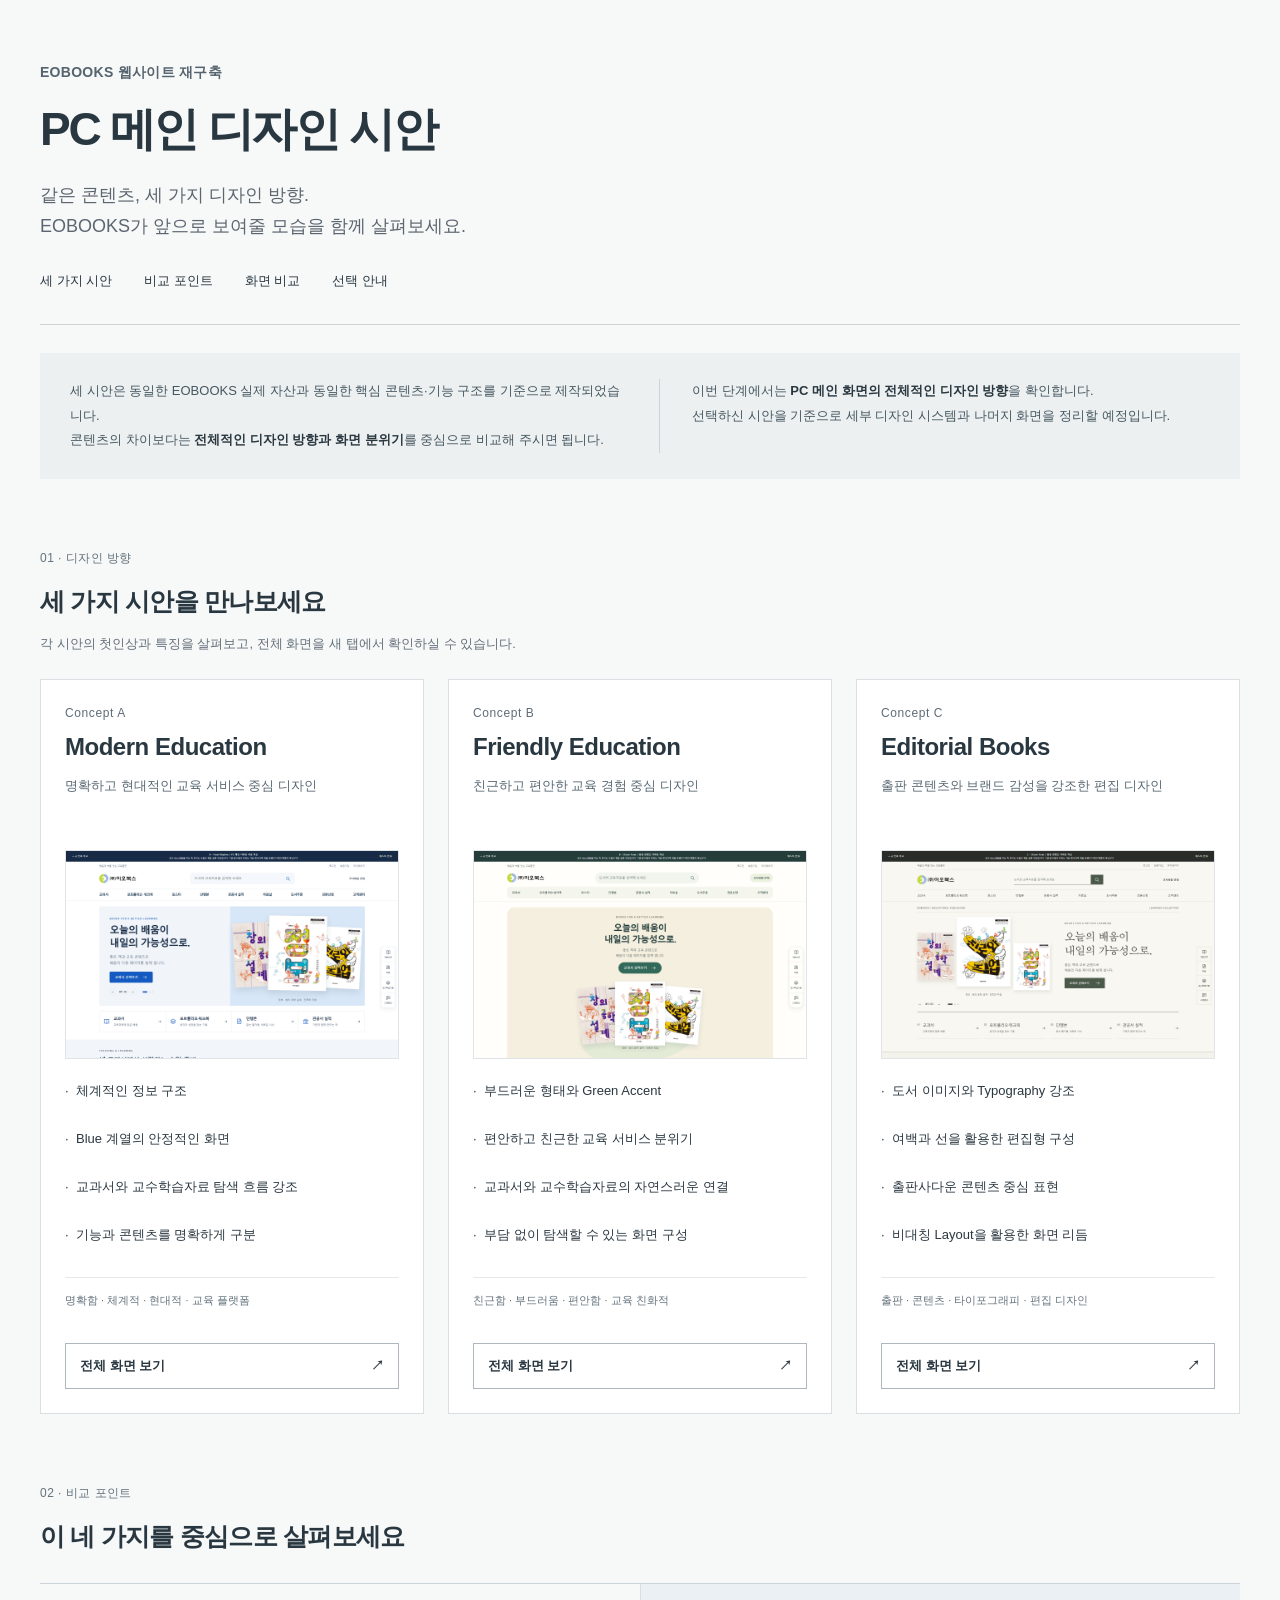
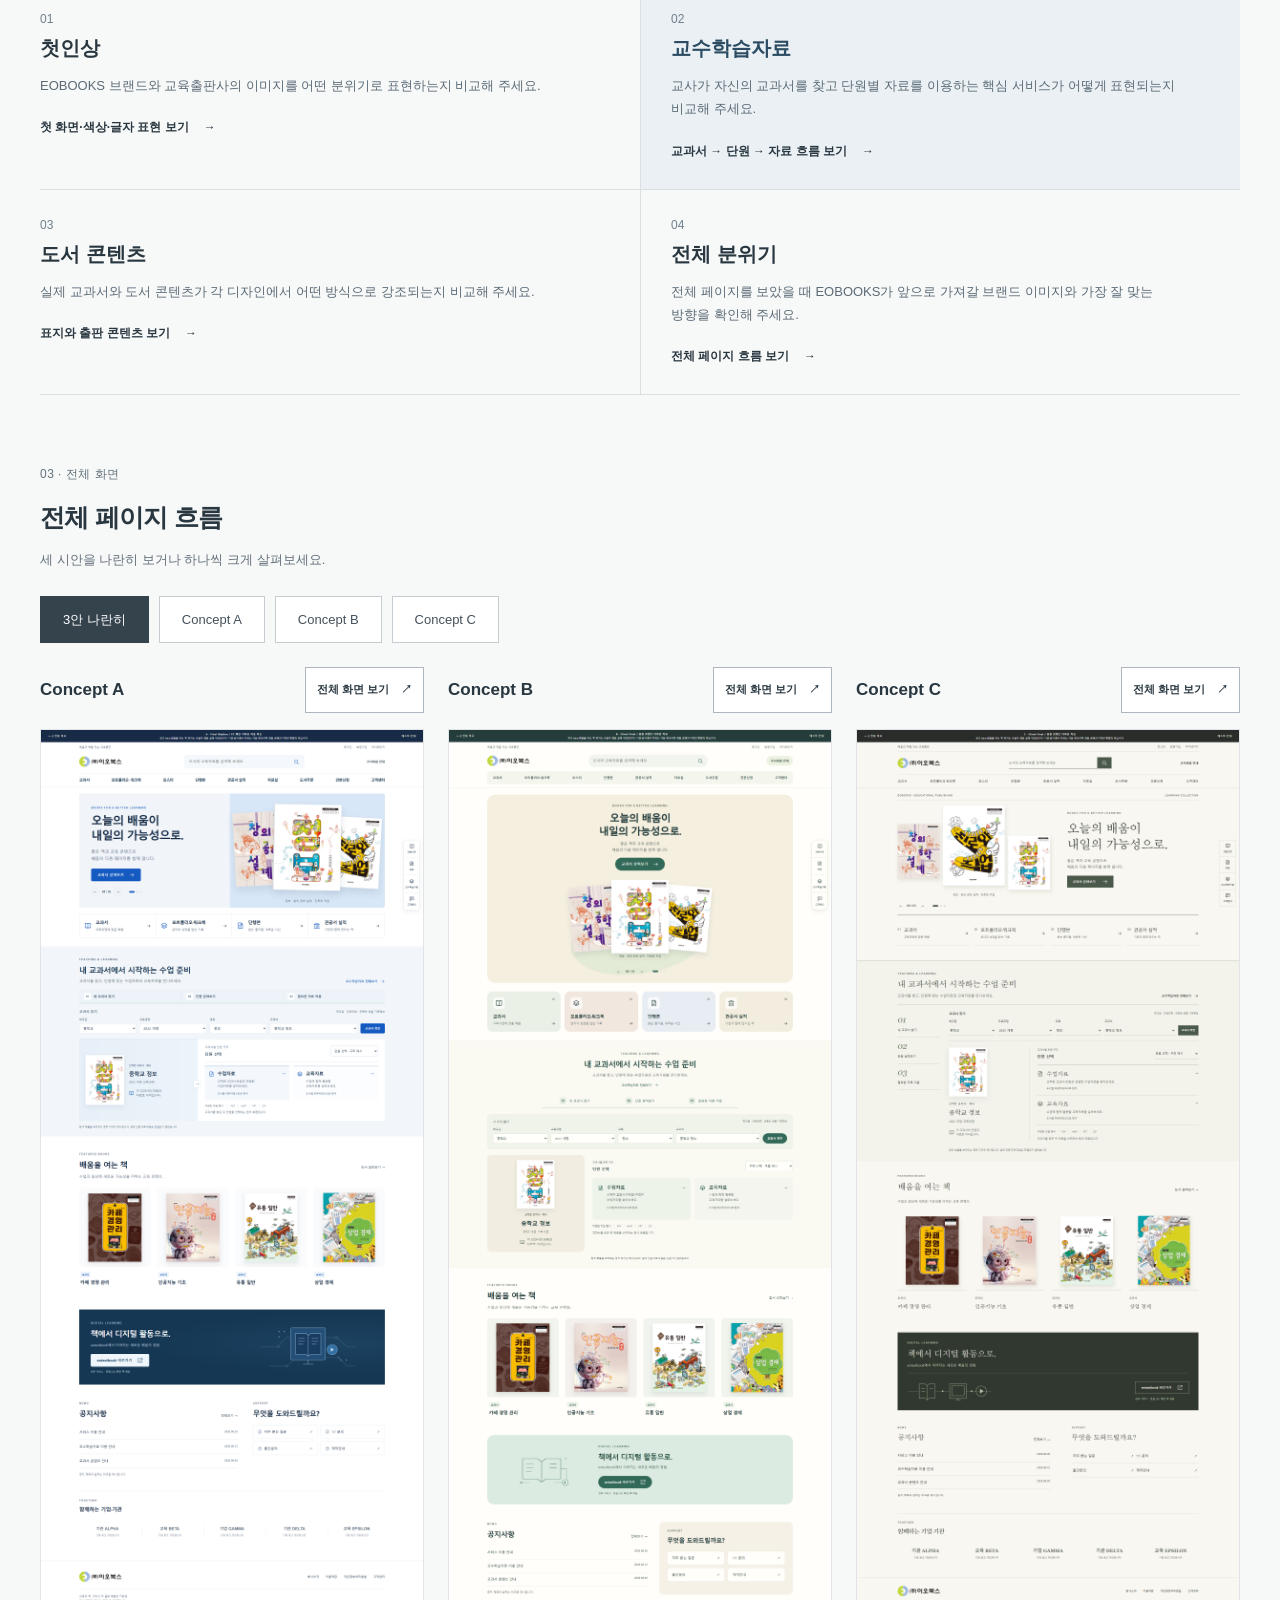
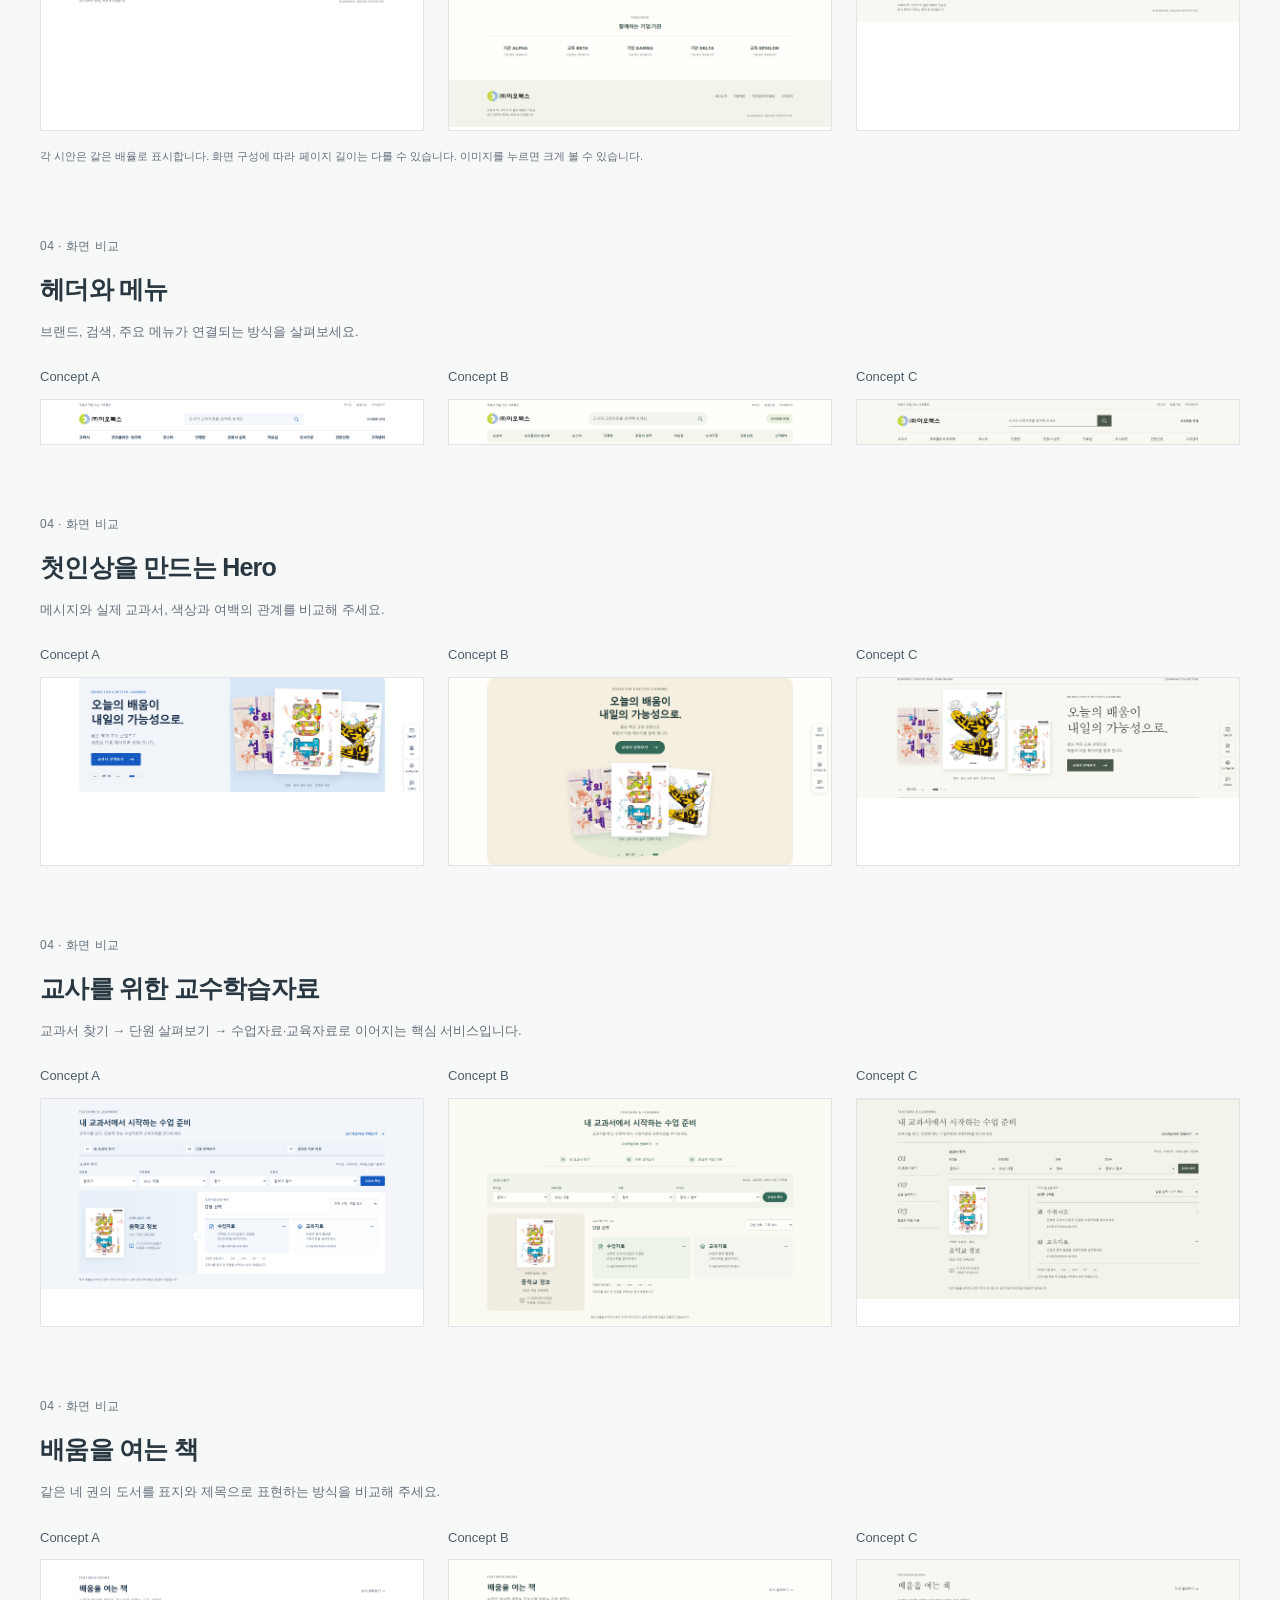
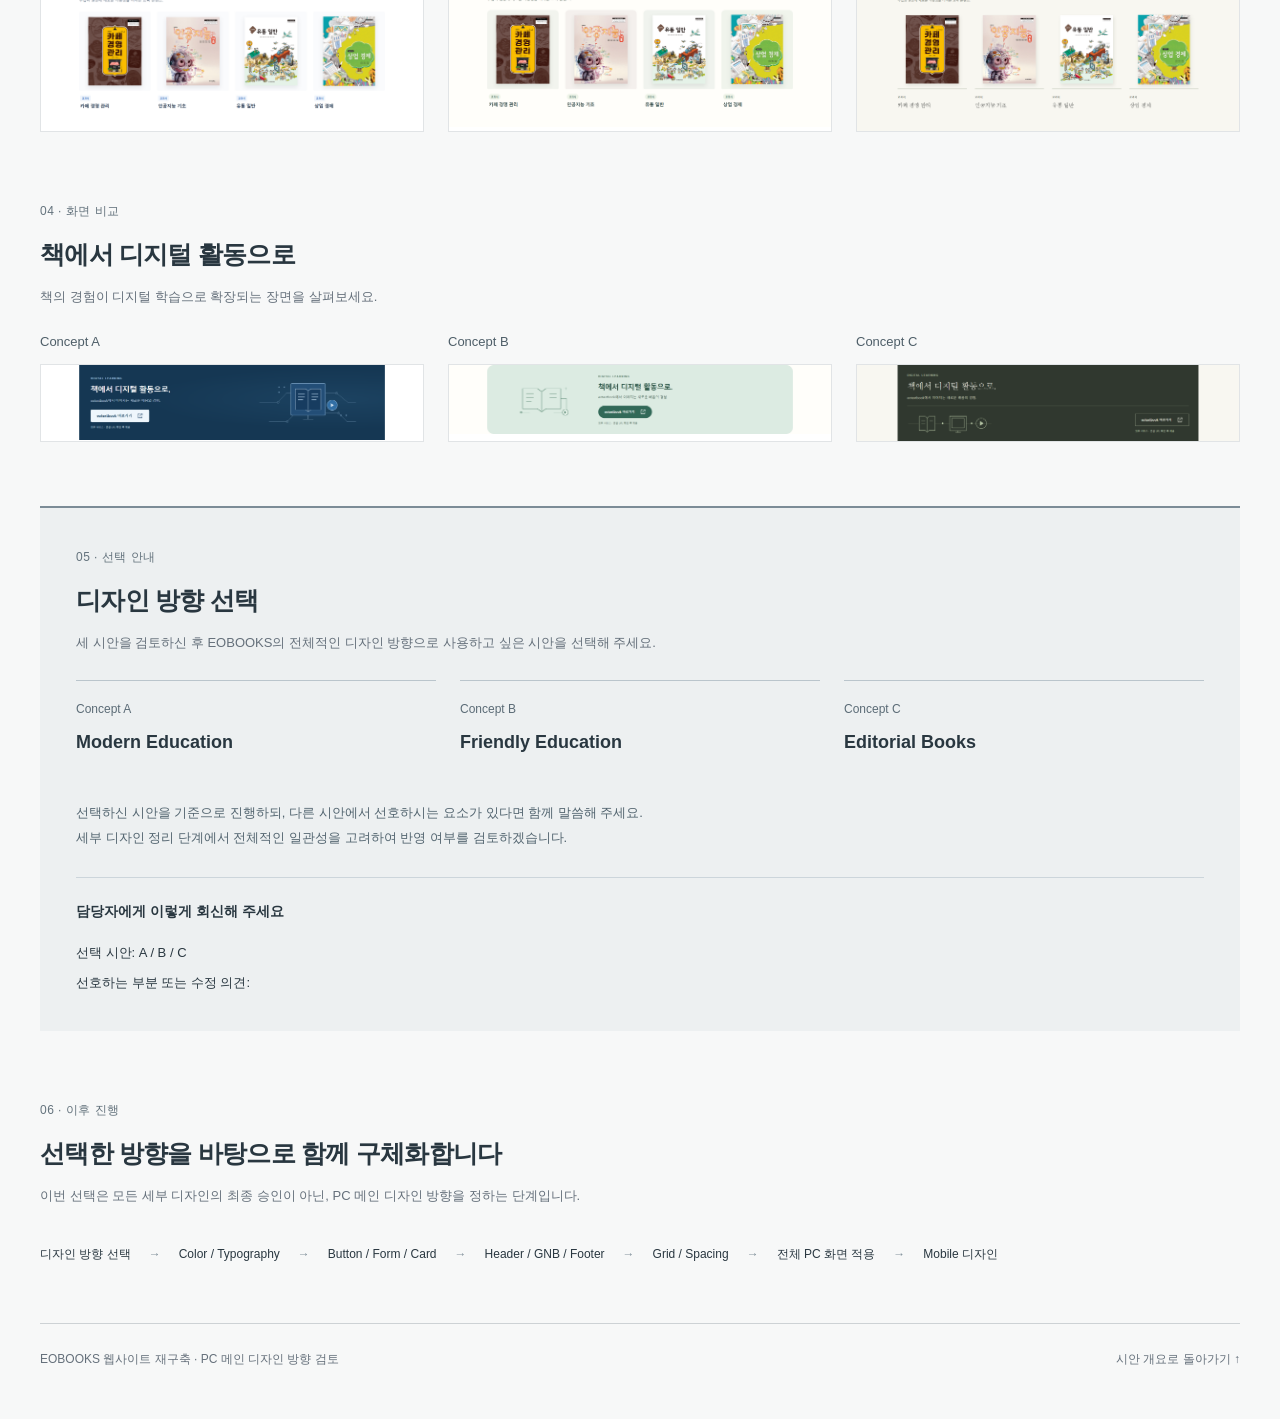
<file: index.html>
<!doctype html>
<html lang="ko"><head><meta name="robots" content="noindex,nofollow"><meta charset="utf-8"><meta name="viewport" content="width=device-width,initial-scale=1"><title>EOBOOKS | PC 메인 디자인 시안</title><link rel="icon" href="concept-a-modern/assets/favicon.svg"><link rel="stylesheet" href="client-selection/client-selection.css"><script src="client-selection/client-selection.js" defer></script></head>
<body><a class="skip" href="#overview">시안 비교로 바로가기</a><main>
<header class="intro"><p class="project-title">EOBOOKS 웹사이트 재구축</p><h1>PC 메인 디자인 시안</h1><p class="lead">같은 콘텐츠, 세 가지 디자인 방향.<br>EOBOOKS가 앞으로 보여줄 모습을 함께 살펴보세요.</p><nav aria-label="페이지 안내"><a href="#overview">세 가지 시안</a><a href="#comparison-points">비교 포인트</a><a href="#full-comparison">화면 비교</a><a href="#selection">선택 안내</a></nav></header>
<aside class="comparison-note"><p>세 시안은 동일한 EOBOOKS 실제 자산과 동일한 핵심 콘텐츠·기능 구조를 기준으로 제작되었습니다.<br>콘텐츠의 차이보다는 <strong>전체적인 디자인 방향과 화면 분위기</strong>를 중심으로 비교해 주시면 됩니다.</p><p>이번 단계에서는 <strong>PC 메인 화면의 전체적인 디자인 방향</strong>을 확인합니다.<br>선택하신 시안을 기준으로 세부 디자인 시스템과 나머지 화면을 정리할 예정입니다.</p></aside>
<section id="overview" data-review-section><div class="section-heading"><span class="kicker">01 · 디자인 방향</span><h2>세 가지 시안을 만나보세요</h2><p>각 시안의 첫인상과 특징을 살펴보고, 전체 화면을 새 탭에서 확인하실 수 있습니다.</p></div><div class="overview trio">
<article class="overview-card"><span class="concept-label">Concept A</span><h3>Modern Education</h3><p class="concept-description">명확하고 현대적인 교육 서비스 중심 디자인</p><div class="capture-frame overview-preview" style="--capture-height:1000"><a href="concept-a-modern/US-001-final-rhythm.html" target="_blank" rel="noopener" aria-label="Concept A 전체 화면 보기, 새 탭"><img src="client-equalized/source-screenshots/A-overview.png" alt="Concept A 메인 화면 미리보기" width="1600" height="1000"></a></div><ul class="features"><li>체계적인 정보 구조</li><li>Blue 계열의 안정적인 화면</li><li>교과서와 교수학습자료 탐색 흐름 강조</li><li>기능과 콘텐츠를 명확하게 구분</li></ul><p class="keywords">명확함 · 체계적 · 현대적 · 교육 플랫폼</p><a class="view-link" data-open="A" href="concept-a-modern/US-001-final-rhythm.html" target="_blank" rel="noopener">전체 화면 보기 <span aria-hidden="true">↗</span><span class="sr-only"> — Concept A, 새 탭</span></a></article>
<article class="overview-card"><span class="concept-label">Concept B</span><h3>Friendly Education</h3><p class="concept-description">친근하고 편안한 교육 경험 중심 디자인</p><div class="capture-frame overview-preview" style="--capture-height:1000"><a href="concept-b-friendly/US-001-client-final.html" target="_blank" rel="noopener" aria-label="Concept B 전체 화면 보기, 새 탭"><img src="client-equalized/source-screenshots/B-overview.png" alt="Concept B 메인 화면 미리보기" width="1600" height="1000"></a></div><ul class="features"><li>부드러운 형태와 Green Accent</li><li>편안하고 친근한 교육 서비스 분위기</li><li>교과서와 교수학습자료의 자연스러운 연결</li><li>부담 없이 탐색할 수 있는 화면 구성</li></ul><p class="keywords">친근함 · 부드러움 · 편안함 · 교육 친화적</p><a class="view-link" data-open="B" href="concept-b-friendly/US-001-client-final.html" target="_blank" rel="noopener">전체 화면 보기 <span aria-hidden="true">↗</span><span class="sr-only"> — Concept B, 새 탭</span></a></article>
<article class="overview-card"><span class="concept-label">Concept C</span><h3>Editorial Books</h3><p class="concept-description">출판 콘텐츠와 브랜드 감성을 강조한 편집 디자인</p><div class="capture-frame overview-preview" style="--capture-height:1000"><a href="concept-c-editorial/US-001-client-final.html" target="_blank" rel="noopener" aria-label="Concept C 전체 화면 보기, 새 탭"><img src="client-equalized/source-screenshots/C-overview.png" alt="Concept C 메인 화면 미리보기" width="1600" height="1000"></a></div><ul class="features"><li>도서 이미지와 Typography 강조</li><li>여백과 선을 활용한 편집형 구성</li><li>출판사다운 콘텐츠 중심 표현</li><li>비대칭 Layout을 활용한 화면 리듬</li></ul><p class="keywords">출판 · 콘텐츠 · 타이포그래피 · 편집 디자인</p><a class="view-link" data-open="C" href="concept-c-editorial/US-001-client-final.html" target="_blank" rel="noopener">전체 화면 보기 <span aria-hidden="true">↗</span><span class="sr-only"> — Concept C, 새 탭</span></a></article>
</div></section>
<section id="comparison-points" data-review-section><div class="section-heading"><span class="kicker">02 · 비교 포인트</span><h2>이 네 가지를 중심으로 살펴보세요</h2></div><div class="point-grid">
<article><span class="point-number">01</span><h3>첫인상</h3><p>EOBOOKS 브랜드와 교육출판사의 이미지를 어떤 분위기로 표현하는지 비교해 주세요.</p><a href="#hero-comparison">첫 화면·색상·글자 표현 보기 <span aria-hidden="true">→</span></a></article>
<article class="teaching-point"><span class="point-number">02</span><h3>교수학습자료</h3><p>교사가 자신의 교과서를 찾고 단원별 자료를 이용하는 핵심 서비스가 어떻게 표현되는지 비교해 주세요.</p><a href="#teaching-comparison">교과서 → 단원 → 자료 흐름 보기 <span aria-hidden="true">→</span></a></article>
<article><span class="point-number">03</span><h3>도서 콘텐츠</h3><p>실제 교과서와 도서 콘텐츠가 각 디자인에서 어떤 방식으로 강조되는지 비교해 주세요.</p><a href="#books-comparison">표지와 출판 콘텐츠 보기 <span aria-hidden="true">→</span></a></article>
<article><span class="point-number">04</span><h3>전체 분위기</h3><p>전체 페이지를 보았을 때 EOBOOKS가 앞으로 가져갈 브랜드 이미지와 가장 잘 맞는 방향을 확인해 주세요.</p><a href="#full-comparison">전체 페이지 흐름 보기 <span aria-hidden="true">→</span></a></article>
</div></section>
<section id="full-comparison" data-review-section><div class="section-heading"><span class="kicker">03 · 전체 화면</span><h2>전체 페이지 흐름</h2><p>세 시안을 나란히 보거나 하나씩 크게 살펴보세요.</p></div><div class="comparison-tabs" role="tablist" aria-label="전체 페이지 보기 방식"><button id="tab-all" role="tab" type="button" data-concept="all" aria-controls="full-gallery" aria-selected="true" tabindex="0">3안 나란히</button><button id="tab-A" role="tab" type="button" data-concept="A" aria-controls="full-gallery" aria-selected="false" tabindex="-1">Concept A</button><button id="tab-B" role="tab" type="button" data-concept="B" aria-controls="full-gallery" aria-selected="false" tabindex="-1">Concept B</button><button id="tab-C" role="tab" type="button" data-concept="C" aria-controls="full-gallery" aria-selected="false" tabindex="-1">Concept C</button></div><div id="full-gallery" class="full-gallery trio" role="tabpanel" aria-labelledby="tab-all"><article class="full-panel" data-panel="A"><div class="panel-heading"><h3>Concept A</h3><a class="view-link" data-open="A" href="concept-a-modern/US-001-final-rhythm.html" target="_blank" rel="noopener">전체 화면 보기 <span aria-hidden="true">↗</span><span class="sr-only"> — Concept A, 새 탭</span></a></div><div class="capture-frame " style="--capture-height:4175"><a href="client-equalized/source-screenshots/A-full.png" target="_blank" rel="noopener" aria-label="Concept A 전체 페이지 흐름 크게 보기, 새 탭"><img src="client-equalized/source-screenshots/A-full.png" alt="Concept A — 전체 페이지 흐름" width="1600" height="3688"></a></div></article><article class="full-panel" data-panel="B"><div class="panel-heading"><h3>Concept B</h3><a class="view-link" data-open="B" href="concept-b-friendly/US-001-client-final.html" target="_blank" rel="noopener">전체 화면 보기 <span aria-hidden="true">↗</span><span class="sr-only"> — Concept B, 새 탭</span></a></div><div class="capture-frame " style="--capture-height:4175"><a href="client-equalized/source-screenshots/B-full.png" target="_blank" rel="noopener" aria-label="Concept B 전체 페이지 흐름 크게 보기, 새 탭"><img src="client-equalized/source-screenshots/B-full.png" alt="Concept B — 전체 페이지 흐름" width="1600" height="4175"></a></div></article><article class="full-panel" data-panel="C"><div class="panel-heading"><h3>Concept C</h3><a class="view-link" data-open="C" href="concept-c-editorial/US-001-client-final.html" target="_blank" rel="noopener">전체 화면 보기 <span aria-hidden="true">↗</span><span class="sr-only"> — Concept C, 새 탭</span></a></div><div class="capture-frame " style="--capture-height:4175"><a href="client-equalized/source-screenshots/C-full.png" target="_blank" rel="noopener" aria-label="Concept C 전체 페이지 흐름 크게 보기, 새 탭"><img src="client-equalized/source-screenshots/C-full.png" alt="Concept C — 전체 페이지 흐름" width="1600" height="3736"></a></div></article></div><p class="scale-note">각 시안은 같은 배율로 표시합니다. 화면 구성에 따라 페이지 길이는 다를 수 있습니다. 이미지를 누르면 크게 볼 수 있습니다.</p></section>
<section id="header-comparison" data-review-section><div class="section-heading"><span class="kicker">04 · 화면 비교</span><h2>헤더와 메뉴</h2><p>브랜드, 검색, 주요 메뉴가 연결되는 방식을 살펴보세요.</p></div><div class="trio region-row"><figure><figcaption>Concept A</figcaption><div class="capture-frame " style="--capture-height:192.6875"><a href="client-equalized/source-screenshots/A-header.png" target="_blank" rel="noopener" aria-label="Concept A 헤더와 메뉴 크게 보기, 새 탭"><img src="client-equalized/source-screenshots/A-header.png" alt="Concept A — 헤더와 메뉴" width="1600" height="187"></a></div></figure><figure><figcaption>Concept B</figcaption><div class="capture-frame " style="--capture-height:192.6875"><a href="client-equalized/source-screenshots/B-header.png" target="_blank" rel="noopener" aria-label="Concept B 헤더와 메뉴 크게 보기, 새 탭"><img src="client-equalized/source-screenshots/B-header.png" alt="Concept B — 헤더와 메뉴" width="1600" height="192"></a></div></figure><figure><figcaption>Concept C</figcaption><div class="capture-frame " style="--capture-height:192.6875"><a href="client-equalized/source-screenshots/C-header.png" target="_blank" rel="noopener" aria-label="Concept C 헤더와 메뉴 크게 보기, 새 탭"><img src="client-equalized/source-screenshots/C-header.png" alt="Concept C — 헤더와 메뉴" width="1600" height="193"></a></div></figure></div></section>
<section id="hero-comparison" data-review-section><div class="section-heading"><span class="kicker">04 · 화면 비교</span><h2>첫인상을 만드는 Hero</h2><p>메시지와 실제 교과서, 색상과 여백의 관계를 비교해 주세요.</p></div><div class="trio region-row"><figure><figcaption>Concept A</figcaption><div class="capture-frame " style="--capture-height:788.0625"><a href="client-equalized/source-screenshots/A-hero.png" target="_blank" rel="noopener" aria-label="Concept A 첫인상을 만드는 Hero 크게 보기, 새 탭"><img src="client-equalized/source-screenshots/A-hero.png" alt="Concept A — 첫인상을 만드는 Hero" width="1600" height="479"></a></div></figure><figure><figcaption>Concept B</figcaption><div class="capture-frame " style="--capture-height:788.0625"><a href="client-equalized/source-screenshots/B-hero.png" target="_blank" rel="noopener" aria-label="Concept B 첫인상을 만드는 Hero 크게 보기, 새 탭"><img src="client-equalized/source-screenshots/B-hero.png" alt="Concept B — 첫인상을 만드는 Hero" width="1600" height="788"></a></div></figure><figure><figcaption>Concept C</figcaption><div class="capture-frame " style="--capture-height:788.0625"><a href="client-equalized/source-screenshots/C-hero.png" target="_blank" rel="noopener" aria-label="Concept C 첫인상을 만드는 Hero 크게 보기, 새 탭"><img src="client-equalized/source-screenshots/C-hero.png" alt="Concept C — 첫인상을 만드는 Hero" width="1600" height="505"></a></div></figure></div></section>
<section id="teaching-comparison" data-review-section><div class="section-heading"><span class="kicker">04 · 화면 비교</span><h2>교사를 위한 교수학습자료</h2><p>교과서 찾기 → 단원 살펴보기 → 수업자료·교육자료로 이어지는 핵심 서비스입니다.</p></div><div class="trio region-row"><figure><figcaption>Concept A</figcaption><div class="capture-frame " style="--capture-height:955.015625"><a href="client-equalized/source-screenshots/A-teaching.png" target="_blank" rel="noopener" aria-label="Concept A 교사를 위한 교수학습자료 크게 보기, 새 탭"><img src="client-equalized/source-screenshots/A-teaching.png" alt="Concept A — 교사를 위한 교수학습자료" width="1600" height="795"></a></div></figure><figure><figcaption>Concept B</figcaption><div class="capture-frame " style="--capture-height:955.015625"><a href="client-equalized/source-screenshots/B-teaching.png" target="_blank" rel="noopener" aria-label="Concept B 교사를 위한 교수학습자료 크게 보기, 새 탭"><img src="client-equalized/source-screenshots/B-teaching.png" alt="Concept B — 교사를 위한 교수학습자료" width="1600" height="955"></a></div></figure><figure><figcaption>Concept C</figcaption><div class="capture-frame " style="--capture-height:955.015625"><a href="client-equalized/source-screenshots/C-teaching.png" target="_blank" rel="noopener" aria-label="Concept C 교사를 위한 교수학습자료 크게 보기, 새 탭"><img src="client-equalized/source-screenshots/C-teaching.png" alt="Concept C — 교사를 위한 교수학습자료" width="1600" height="839"></a></div></figure></div></section>
<section id="books-comparison" data-review-section><div class="section-heading"><span class="kicker">04 · 화면 비교</span><h2>배움을 여는 책</h2><p>같은 네 권의 도서를 표지와 제목으로 표현하는 방식을 비교해 주세요.</p></div><div class="trio region-row"><figure><figcaption>Concept A</figcaption><div class="capture-frame " style="--capture-height:720.28125"><a href="client-equalized/source-screenshots/A-books.png" target="_blank" rel="noopener" aria-label="Concept A 배움을 여는 책 크게 보기, 새 탭"><img src="client-equalized/source-screenshots/A-books.png" alt="Concept A — 배움을 여는 책" width="1600" height="720"></a></div></figure><figure><figcaption>Concept B</figcaption><div class="capture-frame " style="--capture-height:720.28125"><a href="client-equalized/source-screenshots/B-books.png" target="_blank" rel="noopener" aria-label="Concept B 배움을 여는 책 크게 보기, 새 탭"><img src="client-equalized/source-screenshots/B-books.png" alt="Concept B — 배움을 여는 책" width="1600" height="698"></a></div></figure><figure><figcaption>Concept C</figcaption><div class="capture-frame " style="--capture-height:720.28125"><a href="client-equalized/source-screenshots/C-books.png" target="_blank" rel="noopener" aria-label="Concept C 배움을 여는 책 크게 보기, 새 탭"><img src="client-equalized/source-screenshots/C-books.png" alt="Concept C — 배움을 여는 책" width="1600" height="718"></a></div></figure></div></section>
<section id="digital-comparison" data-review-section><div class="section-heading"><span class="kicker">04 · 화면 비교</span><h2>책에서 디지털 활동으로</h2><p>책의 경험이 디지털 학습으로 확장되는 장면을 살펴보세요.</p></div><div class="trio region-row"><figure><figcaption>Concept A</figcaption><div class="capture-frame " style="--capture-height:325.890625"><a href="client-equalized/source-screenshots/A-digital.png" target="_blank" rel="noopener" aria-label="Concept A 책에서 디지털 활동으로 크게 보기, 새 탭"><img src="client-equalized/source-screenshots/A-digital.png" alt="Concept A — 책에서 디지털 활동으로" width="1600" height="314"></a></div></figure><figure><figcaption>Concept B</figcaption><div class="capture-frame " style="--capture-height:325.890625"><a href="client-equalized/source-screenshots/B-digital.png" target="_blank" rel="noopener" aria-label="Concept B 책에서 디지털 활동으로 크게 보기, 새 탭"><img src="client-equalized/source-screenshots/B-digital.png" alt="Concept B — 책에서 디지털 활동으로" width="1600" height="290"></a></div></figure><figure><figcaption>Concept C</figcaption><div class="capture-frame " style="--capture-height:325.890625"><a href="client-equalized/source-screenshots/C-digital.png" target="_blank" rel="noopener" aria-label="Concept C 책에서 디지털 활동으로 크게 보기, 새 탭"><img src="client-equalized/source-screenshots/C-digital.png" alt="Concept C — 책에서 디지털 활동으로" width="1600" height="326"></a></div></figure></div></section>
<section id="selection" class="selection" data-review-section><div class="section-heading"><span class="kicker">05 · 선택 안내</span><h2>디자인 방향 선택</h2><p>세 시안을 검토하신 후 EOBOOKS의 전체적인 디자인 방향으로 사용하고 싶은 시안을 선택해 주세요.</p></div><ul class="selection-options"><li><span>Concept A</span><strong>Modern Education</strong></li><li><span>Concept B</span><strong>Friendly Education</strong></li><li><span>Concept C</span><strong>Editorial Books</strong></li></ul><p class="feedback-guidance">선택하신 시안을 기준으로 진행하되, 다른 시안에서 선호하시는 요소가 있다면 함께 말씀해 주세요.<br>세부 디자인 정리 단계에서 전체적인 일관성을 고려하여 반영 여부를 검토하겠습니다.</p><div class="reply-guide"><h3>담당자에게 이렇게 회신해 주세요</h3><p>선택 시안: A / B / C</p><p>선호하는 부분 또는 수정 의견:</p></div></section>
<section id="next-steps" class="next-steps"><div class="section-heading"><span class="kicker">06 · 이후 진행</span><h2>선택한 방향을 바탕으로 함께 구체화합니다</h2><p>이번 선택은 모든 세부 디자인의 최종 승인이 아닌, PC 메인 디자인 방향을 정하는 단계입니다.</p></div><ol class="process"><li>디자인 방향 선택</li><li>Color / Typography</li><li>Button / Form / Card</li><li>Header / GNB / Footer</li><li>Grid / Spacing</li><li>전체 PC 화면 적용</li><li>Mobile 디자인</li></ol></section>
<footer class="comparison-footer"><p>EOBOOKS 웹사이트 재구축 · PC 메인 디자인 방향 검토</p><a href="#overview">시안 개요로 돌아가기 ↑</a></footer>
</main></body></html>
</file>
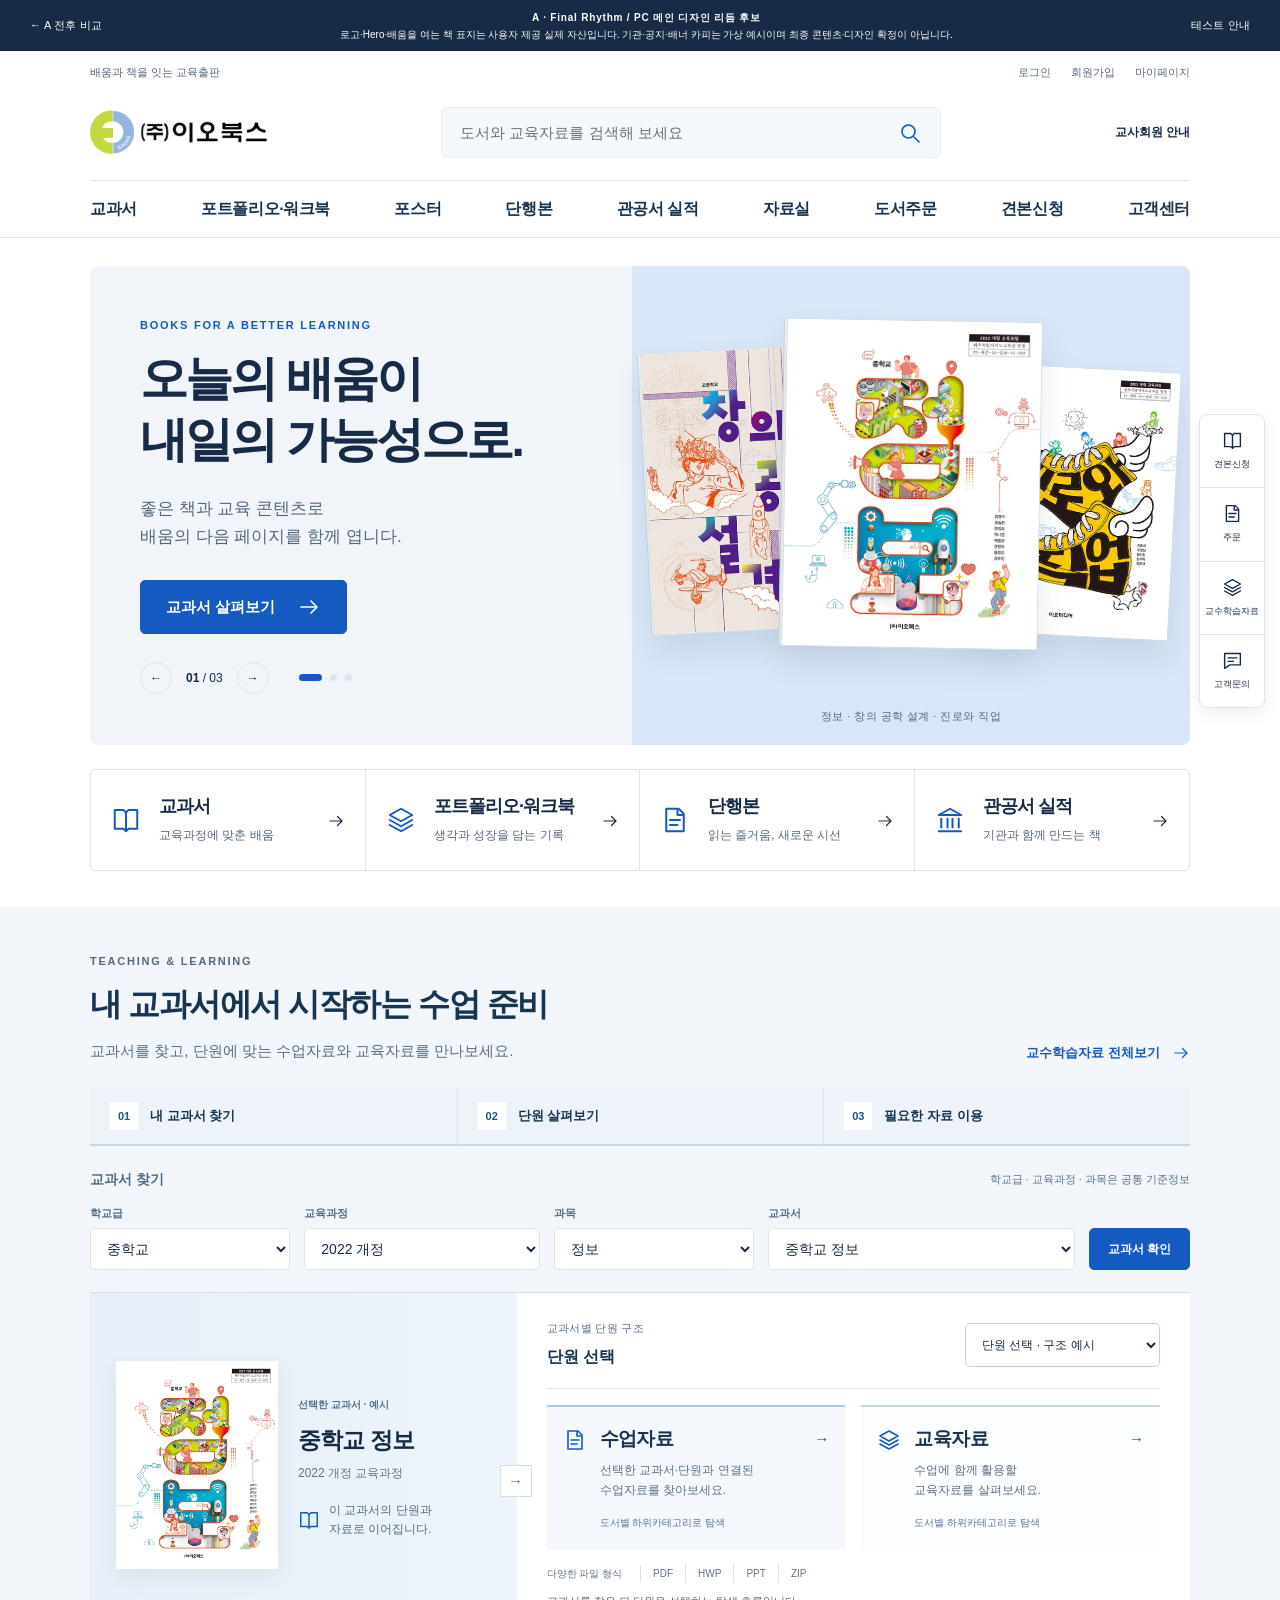
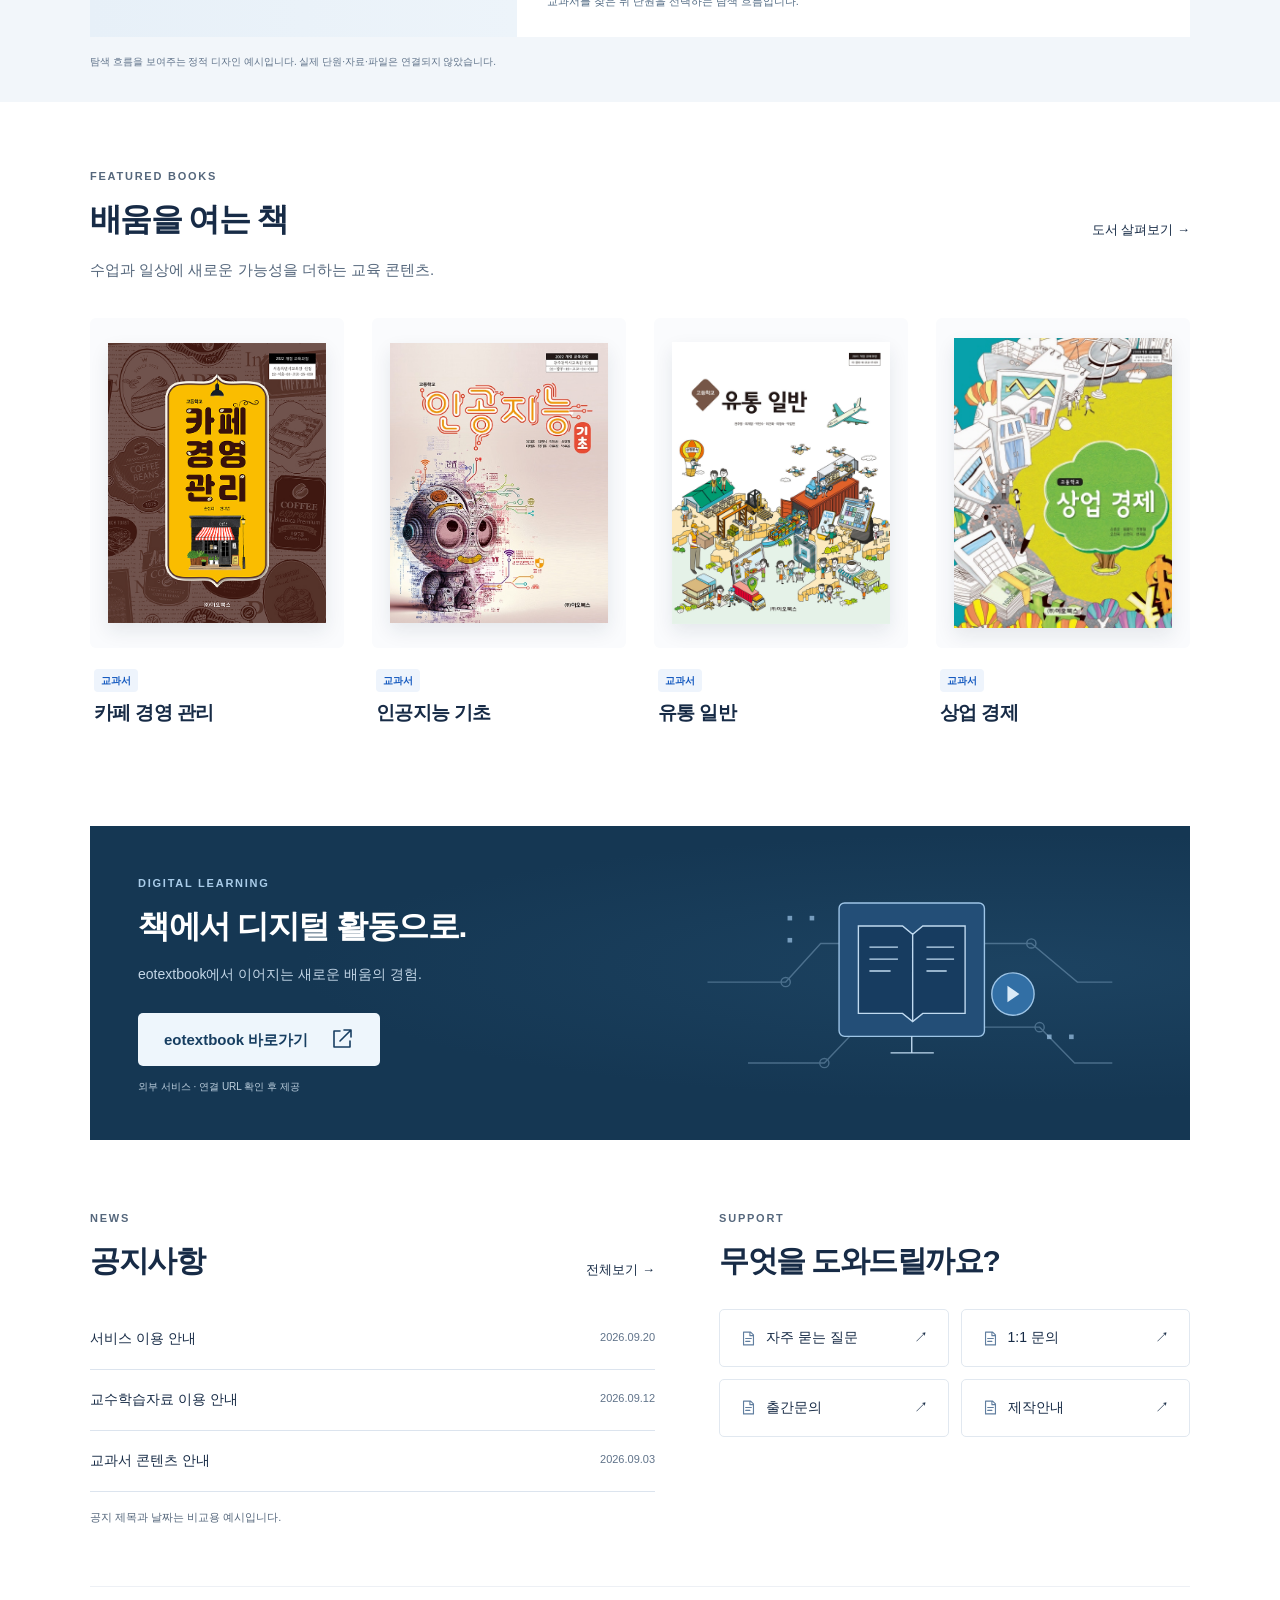
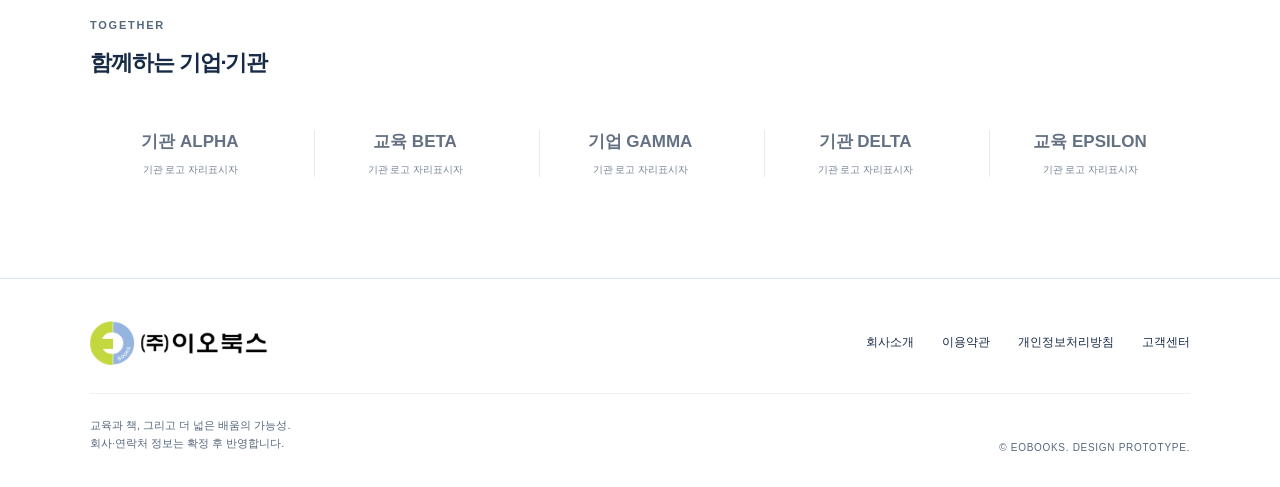
<file: concept-a-modern/US-001-final-rhythm.html>
<!doctype html>
<html lang="ko"><head><meta name="robots" content="noindex,nofollow"><meta charset="utf-8"><meta name="viewport" content="width=device-width, initial-scale=1"><title>메인 | EOBOOKS A Final Rhythm</title><link rel="icon" type="image/svg+xml" href="assets/favicon.svg"><link rel="stylesheet" href="css/design.css"><link rel="stylesheet" href="css/real-assets.css"><script src="js/prototype.js" defer></script><link rel="stylesheet" href="css/three-books-hero.css"><link rel="stylesheet" href="css/hero-impact.css"><link rel="stylesheet" href="css/featured-real-books.css"><link rel="stylesheet" href="css/teacher-focused.css"><script src="js/teacher-focused.js" defer></script><link rel="stylesheet" href="css/teacher-focused-final.css"><link rel="stylesheet" href="css/final-rhythm.css"></head><body class="page-001 teacher-focused combined"><a class="skip-link" href="#main-content">본문 바로가기</a><div id="prototype-note" class="prototype-note"><a href="../index.html#full-comparison">← A 전후 비교</a><span><b>A · Final Rhythm / PC 메인 디자인 리듬 후보</b><small>로고·Hero·배움을 여는 책 표지는 사용자 제공 실제 자산입니다. 기관·공지·배너 카피는 가상 예시이며 최종 콘텐츠·디자인 확정이 아닙니다.</small></span><a href="../index.html#overview">테스트 안내</a></div><header class="site-header"><div class="utility wrap"><span>배움과 책을 잇는 교육출판</span><nav aria-label="회원 메뉴"><a href="US-004-real-assets.html">로그인</a><a href="#prototype-note" class="" data-pending="회원가입 (US-002)">회원가입</a><a href="#prototype-note" class="" data-pending="마이페이지 (US-007)">마이페이지</a></nav></div><div class="header-core wrap"><a class="logo real-logo" href="US-001-real-assets.html" aria-label="이오북스 메인"><span class="real-logo-viewport"><img src="assets/eobooks-logo.png" width="642" height="113" alt="(주)이오북스"></span></a><form class="global-search" aria-label="통합검색" data-search><label class="sr-only" for="global-keyword">통합검색어</label><input id="global-keyword" name="q" placeholder="도서와 교육자료를 검색해 보세요" required maxlength="100"><button aria-label="통합검색 실행"><svg viewBox="0 0 24 24" class="icon" fill="none" stroke="currentColor" stroke-width="1.6" stroke-linecap="round" stroke-linejoin="round" aria-hidden="true"><circle cx="10.5" cy="10.5" r="6.5"/><path d="m16 16 5 5"/></svg></button></form><a href="#prototype-note" class="teacher-link" data-pending="교사회원 안내 (US-003)">교사회원 안내</a></div><nav class="gnb wrap" aria-label="주요 서비스"><a href="US-034-real-assets.html">교과서</a><a href="#prototype-note" class="" data-pending="포트폴리오·워크북 (US-019)">포트폴리오·워크북</a><a href="#prototype-note" class="" data-pending="포스터 (US-039)">포스터</a><a href="#prototype-note" class="" data-pending="단행본 (US-021)">단행본</a><a href="#prototype-note" class="" data-pending="관공서 실적 (US-033)">관공서 실적</a><a href="#prototype-note" class="" data-pending="자료실 (US-015)">자료실</a><a href="#prototype-note" class="" data-pending="도서주문 (US-023)">도서주문</a><a href="#prototype-note" class="" data-pending="견본신청 (US-024)">견본신청</a><a href="#prototype-note" class="" data-pending="고객센터 (US-028)">고객센터</a></nav></header><main id="main-content" tabindex="-1"><section class="hero wrap" aria-label="메인 배너"><div class="hero-copy" id="hero-copy"><span class="eyebrow">BOOKS FOR A BETTER LEARNING</span><h1>오늘의 배움이<br>내일의 가능성으로.</h1><p>좋은 책과 교육 콘텐츠로<br>배움의 다음 페이지를 함께 엽니다.</p><a class="button" href="US-034-real-assets.html">교과서 살펴보기 <svg viewBox="0 0 24 24" class="icon" fill="none" stroke="currentColor" stroke-width="1.6" stroke-linecap="round" stroke-linejoin="round" aria-hidden="true"><path d="M4 12h16m-6-6 6 6-6 6"/></svg></a><div class="hero-controls"><button type="button" data-slide="-1" aria-label="이전 배너">←</button><span><b id="slide-count">01</b> / 03</span><button type="button" data-slide="1" aria-label="다음 배너">→</button><div class="slide-dots" role="group" aria-label="배너 선택"><button type="button" data-slide-to="0" aria-label="1번 배너" aria-pressed="true"></button><button type="button" data-slide-to="1" aria-label="2번 배너" aria-pressed="false"></button><button type="button" data-slide-to="2" aria-label="3번 배너" aria-pressed="false"></button></div></div></div><div class="hero-art hero-art-real hero-art-three"><div class="three-book-scene" aria-label="실제 교과서 세 권"><div class="composition-book book-left"><img src="assets/15.-창의공학-표지.jpg" width="595" height="765" alt="사용자 제공 실제 고등학교 창의 공학 설계 교과서 표지"></div><div class="composition-book book-right"><img src="assets/10.-중_미디어_진로와-직업-표지.jpg" width="595" height="765" alt="사용자 제공 실제 중학교 진로와 직업 교과서 표지"></div><div class="composition-book book-center"><img src="assets/eobooks-textbook-2022-middle-info.jpg" width="595" height="765" alt="사용자 제공 실제 중학교 정보 교과서 표지"></div></div><span class="art-label">정보 · 창의 공학 설계 · 진로와 직업</span></div></section><section class="services wrap" aria-labelledby="service-title"><h2 id="service-title" class="sr-only">주요 콘텐츠 바로가기</h2><div class="service-grid"><a class="service" href="US-034-real-assets.html"><span class="service-num">01</span><span class="service-icon"><svg viewBox="0 0 24 24" class="icon" fill="none" stroke="currentColor" stroke-width="1.6" stroke-linecap="round" stroke-linejoin="round" aria-hidden="true"><path d="M3 4h7l2 2 2-2h7v15h-7l-2 2-2-2H3zM12 6v15"/></svg></span><div><h3>교과서</h3><p>교육과정에 맞춘 배움</p></div><span class="service-arrow"><svg viewBox="0 0 24 24" class="icon" fill="none" stroke="currentColor" stroke-width="1.6" stroke-linecap="round" stroke-linejoin="round" aria-hidden="true"><path d="M4 12h16m-6-6 6 6-6 6"/></svg></span></a><a class="service" href="#prototype-note" data-pending="포트폴리오·워크북 (US-019)"><span class="service-num">02</span><span class="service-icon"><svg viewBox="0 0 24 24" class="icon" fill="none" stroke="currentColor" stroke-width="1.6" stroke-linecap="round" stroke-linejoin="round" aria-hidden="true"><path d="m12 3 9 5-9 5-9-5 9-5zm-9 9 9 5 9-5M3 16l9 5 9-5"/></svg></span><div><h3>포트폴리오·워크북</h3><p>생각과 성장을 담는 기록</p></div><span class="service-arrow"><svg viewBox="0 0 24 24" class="icon" fill="none" stroke="currentColor" stroke-width="1.6" stroke-linecap="round" stroke-linejoin="round" aria-hidden="true"><path d="M4 12h16m-6-6 6 6-6 6"/></svg></span></a><a class="service" href="#prototype-note" data-pending="단행본 (US-021)"><span class="service-num">03</span><span class="service-icon"><svg viewBox="0 0 24 24" class="icon" fill="none" stroke="currentColor" stroke-width="1.6" stroke-linecap="round" stroke-linejoin="round" aria-hidden="true"><path d="M5 3h10l4 4v14H5zM14 3v5h5M8 12h8M8 16h6"/></svg></span><div><h3>단행본</h3><p>읽는 즐거움, 새로운 시선</p></div><span class="service-arrow"><svg viewBox="0 0 24 24" class="icon" fill="none" stroke="currentColor" stroke-width="1.6" stroke-linecap="round" stroke-linejoin="round" aria-hidden="true"><path d="M4 12h16m-6-6 6 6-6 6"/></svg></span></a><a class="service" href="#prototype-note" data-pending="관공서 실적 (US-033)"><span class="service-num">04</span><span class="service-icon"><svg viewBox="0 0 24 24" class="icon" fill="none" stroke="currentColor" stroke-width="1.6" stroke-linecap="round" stroke-linejoin="round" aria-hidden="true"><path d="m3 8 9-5 9 5H3zm2 3v7m5-7v7m4-7v7m5-7v7M3 21h18"/></svg></span><div><h3>관공서 실적</h3><p>기관과 함께 만드는 책</p></div><span class="service-arrow"><svg viewBox="0 0 24 24" class="icon" fill="none" stroke="currentColor" stroke-width="1.6" stroke-linecap="round" stroke-linejoin="round" aria-hidden="true"><path d="M4 12h16m-6-6 6 6-6 6"/></svg></span></a></div></section><section class="teacher-resources section" aria-labelledby="teacher-title"><div class="wrap"><div class="teacher-heading"><div><span class="eyebrow">TEACHING &amp; LEARNING</span><h2 id="teacher-title">내 교과서에서 시작하는 수업 준비</h2><p>교과서를 찾고, 단원에 맞는 수업자료와 교육자료를 만나보세요.</p></div><a class="teacher-all" href="#prototype-note" data-pending="자료실 (US-015) — 준비 중">교수학습자료 전체보기 <svg class="icon" viewBox="0 0 24 24" fill="none" stroke="currentColor" stroke-width="1.6" stroke-linecap="round" stroke-linejoin="round" aria-hidden="true"><path d="M4 12h16m-6-6 6 6-6 6"/></svg></a></div><div class="teacher-flow"><span><b>01</b> 내 교과서 찾기</span><span aria-hidden="true">→</span><span><b>02</b> 단원 살펴보기</span><span aria-hidden="true">→</span><span><b>03</b> 필요한 자료 이용</span></div><div class="teacher-explorer"><form class="teacher-finder" id="teacher-finder"><div class="finder-caption"><span>교과서 찾기</span><small>학교급 · 교육과정 · 과목은 공통 기준정보</small></div><div class="finder-fields"><div><label for="tf-school">학교급</label><select id="tf-school"><option value="">학교급 선택</option><option value="middle" selected>중학교</option></select></div><div><label for="tf-curriculum">교육과정</label><select id="tf-curriculum"><option value="">교육과정 선택</option><option value="2022" selected>2022 개정</option></select></div><div><label for="tf-subject">과목</label><select id="tf-subject"><option value="">과목 선택</option><option value="info" selected>정보</option></select></div><div><label for="tf-book">교과서</label><select id="tf-book"><option value="">교과서 선택</option><option value="middle-info" selected>중학교 정보</option></select></div><button class="button" type="submit">교과서 확인</button></div></form><div class="teacher-workspace"><div class="teacher-book-context"><div class="teacher-cover"><img src="assets/eobooks-textbook-2022-middle-info.jpg" width="595" height="765" alt="실제 중학교 정보 교과서 표지" loading="lazy"></div><div><span class="tag">선택한 교과서 · 예시</span><h3 id="teacher-book-title">중학교 정보</h3><p>2022 개정 교육과정</p><div class="book-resource-link"><svg class="icon" viewBox="0 0 24 24" fill="none" stroke="currentColor" stroke-width="1.6" stroke-linecap="round" stroke-linejoin="round" aria-hidden="true"><path d="M3 4h7l2 2 2-2h7v15h-7l-2 2-2-2H3zM12 6v15"/></svg><span>이 교과서의 단원과<br>자료로 이어집니다.</span></div></div></div><div class="teacher-resource-context"><div class="unit-row"><div><span class="unit-caption">교과서별 단원 구조</span><label for="tf-unit">단원 선택</label></div><select id="tf-unit"><option value="">단원 선택 · 구조 예시</option><option value="example">[해당 교과서의 단원명 예시]</option></select></div><div class="resource-lanes"><a class="resource-lane" href="#prototype-note" data-pending="수업자료 — 탐색 흐름 예시이며 실제 자료가 연결되지 않았습니다."><span class="resource-icon"><svg class="icon" viewBox="0 0 24 24" fill="none" stroke="currentColor" stroke-width="1.6" stroke-linecap="round" stroke-linejoin="round" aria-hidden="true"><path d="M5 3h10l4 4v14H5zM14 3v5h5M8 12h8M8 16h6"/></svg></span><div><h3>수업자료</h3><p>선택한 교과서·단원과 연결된<br>수업자료를 찾아보세요.</p><small>도서별 하위카테고리로 탐색</small></div><span class="lane-arrow">→</span></a><a class="resource-lane" href="#prototype-note" data-pending="교육자료 — 탐색 흐름 예시이며 실제 자료가 연결되지 않았습니다."><span class="resource-icon"><svg class="icon" viewBox="0 0 24 24" fill="none" stroke="currentColor" stroke-width="1.6" stroke-linecap="round" stroke-linejoin="round" aria-hidden="true"><path d="m12 3 9 5-9 5-9-5 9-5zm-9 9 9 5 9-5M3 16l9 5 9-5"/></svg></span><div><h3>교육자료</h3><p>수업에 함께 활용할<br>교육자료를 살펴보세요.</p><small>도서별 하위카테고리로 탐색</small></div><span class="lane-arrow">→</span></a></div><div class="teacher-file-formats"><span>다양한 파일 형식</span><span>PDF</span><span>HWP</span><span>PPT</span><span>ZIP</span></div><p class="teacher-status" id="teacher-status" role="status" aria-live="polite">교과서를 찾은 뒤 단원을 선택하는 탐색 흐름입니다.</p></div></div></div><p class="teacher-demo-note">탐색 흐름을 보여주는 정적 디자인 예시입니다. 실제 단원·자료·파일은 연결되지 않았습니다.</p></div></section><section class="featured section"><div class="wrap"><div class="section-head"><div><span class="eyebrow">FEATURED BOOKS</span><h2>배움을 여는 책</h2></div><a href="US-034-real-assets.html" class="" >도서 살펴보기 →</a></div><p class="section-desc">수업과 일상에 새로운 가능성을 더하는 교육 콘텐츠.</p><div class="book-grid"><article class="book-card real-featured-book book-1" data-book data-title="카페 경영 관리"><a href="#prototype-note" data-pending="카페 경영 관리 도서 상세 — 준비 중" class="book-link"><div class="cover-stage"><img src="assets/카페-경영-관리_표지.jpg" width="595" height="765" alt="사용자 제공 실제 카페 경영 관리 교과서 표지" loading="lazy"></div><div class="book-meta"><span class="tag">교과서</span><h3>카페 경영 관리</h3></div></a></article><article class="book-card real-featured-book book-2" data-book data-title="인공지능 기초"><a href="#prototype-note" data-pending="인공지능 기초 도서 상세 — 준비 중" class="book-link"><div class="cover-stage"><img src="assets/04-인공지능기초-표지.jpg" width="595" height="765" alt="사용자 제공 실제 인공지능 기초 교과서 표지" loading="lazy"></div><div class="book-meta"><span class="tag">교과서</span><h3>인공지능 기초</h3></div></a></article><article class="book-card real-featured-book book-3" data-book data-title="유통 일반"><a href="#prototype-note" data-pending="유통 일반 도서 상세 — 준비 중" class="book-link"><div class="cover-stage"><img src="assets/유통-일반.jpg" width="1020" height="1320" alt="사용자 제공 실제 유통 일반 교과서 표지" loading="lazy"></div><div class="book-meta"><span class="tag">교과서</span><h3>유통 일반</h3></div></a></article><article class="book-card real-featured-book book-4" data-book data-title="상업 경제"><a href="#prototype-note" data-pending="상업 경제 도서 상세 — 준비 중" class="book-link"><div class="cover-stage"><img src="assets/상업경제_표지.jpg" width="450" height="600" alt="사용자 제공 실제 상업 경제 교과서 표지" loading="lazy"></div><div class="book-meta"><span class="tag">교과서</span><h3>상업 경제</h3></div></a></article></div></div></section><section class="digital wrap" aria-labelledby="digital-title"><div class="digital-graphic" aria-hidden="true"><svg viewBox="0 0 440 250" fill="none" stroke="currentColor" stroke-width="1.5"><g opacity=".35"><path d="M0 124h85l38-42h88M276 82h76l50 42h38M44 212h83l37-39h97M285 173h76l38 39h41"/><circle cx="85" cy="124" r="5"/><circle cx="352" cy="82" r="5"/><circle cx="127" cy="212" r="5"/><circle cx="361" cy="173" r="5"/></g><rect x="143" y="38" width="158" height="145" rx="6" fill="#234e77" stroke="#9ec5e7"/><path d="M164 63h48l11 9 11-9h46v95h-46l-11 9-11-9h-48z" fill="#173c60" stroke="#c0daf0"/><path d="M223 72v95M176 86h31m-31 13h31m-31 13h23M238 86h30m-30 13h30m-30 13h22M199 201h47M222 183v18" stroke="#c0daf0"/><circle cx="332" cy="137" r="23" fill="#326fa5" stroke="#9ec5e7"/><path d="m326 128 13 9-13 9z" fill="#daeaf7" stroke="none"/><g fill="#9ec5e7" stroke="none" opacity=".7"><rect x="87" y="52" width="5" height="5"/><rect x="111" y="52" width="5" height="5"/><rect x="87" y="76" width="5" height="5"/><rect x="369" y="181" width="5" height="5"/><rect x="393" y="181" width="5" height="5"/></g></svg></div><div><span class="eyebrow">DIGITAL LEARNING</span><h2 id="digital-title">책에서 디지털 활동으로.</h2><p>eotextbook에서 이어지는 새로운 배움의 경험.</p></div><div class="digital-action"><a href="#prototype-note" class="button secondary" data-pending="eotextbook 바로가기">eotextbook 바로가기 <svg viewBox="0 0 24 24" class="icon" fill="none" stroke="currentColor" stroke-width="1.6" stroke-linecap="round" stroke-linejoin="round" aria-hidden="true"><path d="M14 3h7v7m0-7L10 14M10 4H4v16h16v-6"/></svg></a><small>외부 서비스 · 연결 URL 확인 후 제공</small></div></section><section class="news-support section wrap"><div class="news"><div class="section-head"><div><span class="eyebrow">NEWS</span><h2>공지사항</h2></div><a href="#prototype-note" class="" data-pending="전체보기 → (US-029)">전체보기 →</a></div><ul><li><a href="#prototype-note" class="" data-pending="서비스 이용 안내 (US-030)">서비스 이용 안내</a><time>2026.09.20</time></li><li><a href="#prototype-note" class="" data-pending="교수학습자료 이용 안내 (US-030)">교수학습자료 이용 안내</a><time>2026.09.12</time></li><li><a href="#prototype-note" class="" data-pending="교과서 콘텐츠 안내 (US-030)">교과서 콘텐츠 안내</a><time>2026.09.03</time></li></ul><small class="sample-note">공지 제목과 날짜는 비교용 예시입니다.</small></div><div class="support"><div class="section-head"><div><span class="eyebrow">SUPPORT</span><h2>무엇을 도와드릴까요?</h2></div></div><div class="support-links"><a href="#prototype-note" class="" data-pending="자주 묻는 질문 (US-031)"><svg viewBox="0 0 24 24" class="icon" fill="none" stroke="currentColor" stroke-width="1.6" stroke-linecap="round" stroke-linejoin="round" aria-hidden="true"><path d="M5 3h10l4 4v14H5zM14 3v5h5M8 12h8M8 16h6"/></svg>자주 묻는 질문</a><a href="#prototype-note" class="" data-pending="1:1 문의 (US-032)"><svg viewBox="0 0 24 24" class="icon" fill="none" stroke="currentColor" stroke-width="1.6" stroke-linecap="round" stroke-linejoin="round" aria-hidden="true"><path d="M5 3h10l4 4v14H5zM14 3v5h5M8 12h8M8 16h6"/></svg>1:1 문의</a><a href="#prototype-note" class="" data-pending="출간문의 (US-025)"><svg viewBox="0 0 24 24" class="icon" fill="none" stroke="currentColor" stroke-width="1.6" stroke-linecap="round" stroke-linejoin="round" aria-hidden="true"><path d="M5 3h10l4 4v14H5zM14 3v5h5M8 12h8M8 16h6"/></svg>출간문의</a><a href="#prototype-note" class="" data-pending="제작안내 (US-026)"><svg viewBox="0 0 24 24" class="icon" fill="none" stroke="currentColor" stroke-width="1.6" stroke-linecap="round" stroke-linejoin="round" aria-hidden="true"><path d="M5 3h10l4 4v14H5zM14 3v5h5M8 12h8M8 16h6"/></svg>제작안내</a></div></div></section><section class="partners wrap"><div class="section-head"><div><span class="eyebrow">TOGETHER</span><h2>함께하는 기업·기관</h2></div></div><div class="partner-logos" aria-label="가상 기관명"><span><b>기관 ALPHA</b><small>기관 로고 자리표시자</small></span><span><b>교육 BETA</b><small>기관 로고 자리표시자</small></span><span><b>기업 GAMMA</b><small>기관 로고 자리표시자</small></span><span><b>기관 DELTA</b><small>기관 로고 자리표시자</small></span><span><b>교육 EPSILON</b><small>기관 로고 자리표시자</small></span></div></section></main><footer class="site-footer"><div class="wrap footer-top"><a class="logo real-logo" href="US-001-real-assets.html" aria-label="이오북스 메인"><span class="real-logo-viewport"><img src="assets/eobooks-logo.png" width="642" height="113" alt="(주)이오북스"></span></a><nav aria-label="하단 메뉴"><a href="#prototype-note" class="" data-pending="회사소개 (US-038)">회사소개</a><a href="#prototype-note" class="" data-pending="이용약관">이용약관</a><a href="#prototype-note" class="" data-pending="개인정보처리방침">개인정보처리방침</a><a href="#prototype-note" class="" data-pending="고객센터 (US-028)">고객센터</a></nav></div><div class="wrap footer-bottom"><p>교육과 책, 그리고 더 넓은 배움의 가능성.<br>회사·연락처 정보는 확정 후 반영합니다.</p><span>© EOBOOKS. DESIGN PROTOTYPE.</span></div></footer><aside class="quick" aria-label="빠른 서비스"><a href="#prototype-note" class="" data-pending="견본신청 (US-024)"><svg viewBox="0 0 24 24" class="icon" fill="none" stroke="currentColor" stroke-width="1.6" stroke-linecap="round" stroke-linejoin="round" aria-hidden="true"><path d="M3 4h7l2 2 2-2h7v15h-7l-2 2-2-2H3zM12 6v15"/></svg><span>견본신청</span></a><a href="#prototype-note" class="" data-pending="주문 (US-023)"><svg viewBox="0 0 24 24" class="icon" fill="none" stroke="currentColor" stroke-width="1.6" stroke-linecap="round" stroke-linejoin="round" aria-hidden="true"><path d="M5 3h10l4 4v14H5zM14 3v5h5M8 12h8M8 16h6"/></svg><span>주문</span></a><a href="#prototype-note" class="" data-pending="교수학습자료 (US-015)"><svg viewBox="0 0 24 24" class="icon" fill="none" stroke="currentColor" stroke-width="1.6" stroke-linecap="round" stroke-linejoin="round" aria-hidden="true"><path d="m12 3 9 5-9 5-9-5 9-5zm-9 9 9 5 9-5M3 16l9 5 9-5"/></svg><span>교수학습자료</span></a><a href="#prototype-note" class="" data-pending="고객문의 (US-032)"><svg viewBox="0 0 24 24" class="icon" fill="none" stroke="currentColor" stroke-width="1.6" stroke-linecap="round" stroke-linejoin="round" aria-hidden="true"><path d="M3 4h18v13H9l-6 4V4zM7 9h10M7 13h6"/></svg><span>고객문의</span></a></aside><dialog id="demo-dialog" aria-labelledby="dialog-title"><h2 id="dialog-title">디자인 시안 안내</h2><p id="dialog-message"></p><form method="dialog"><button class="button">확인</button></form></dialog></body></html>
</file>
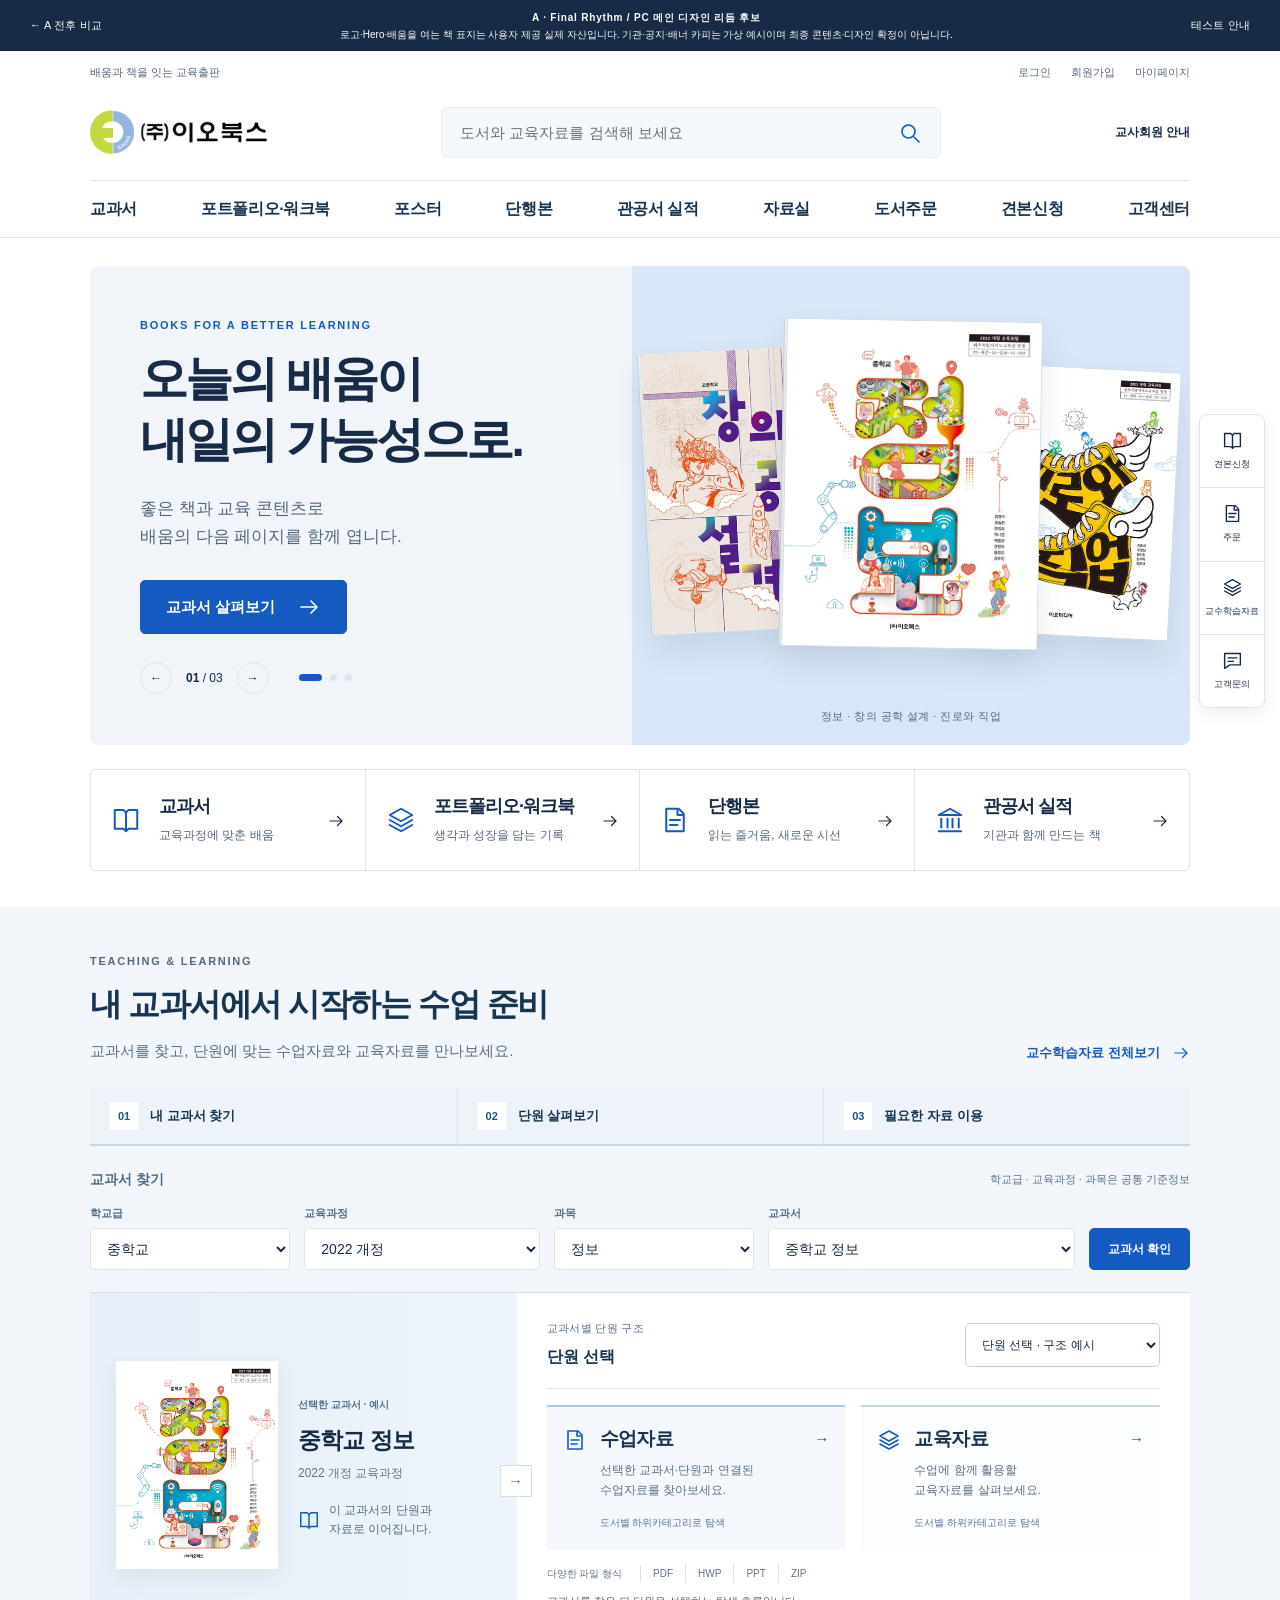
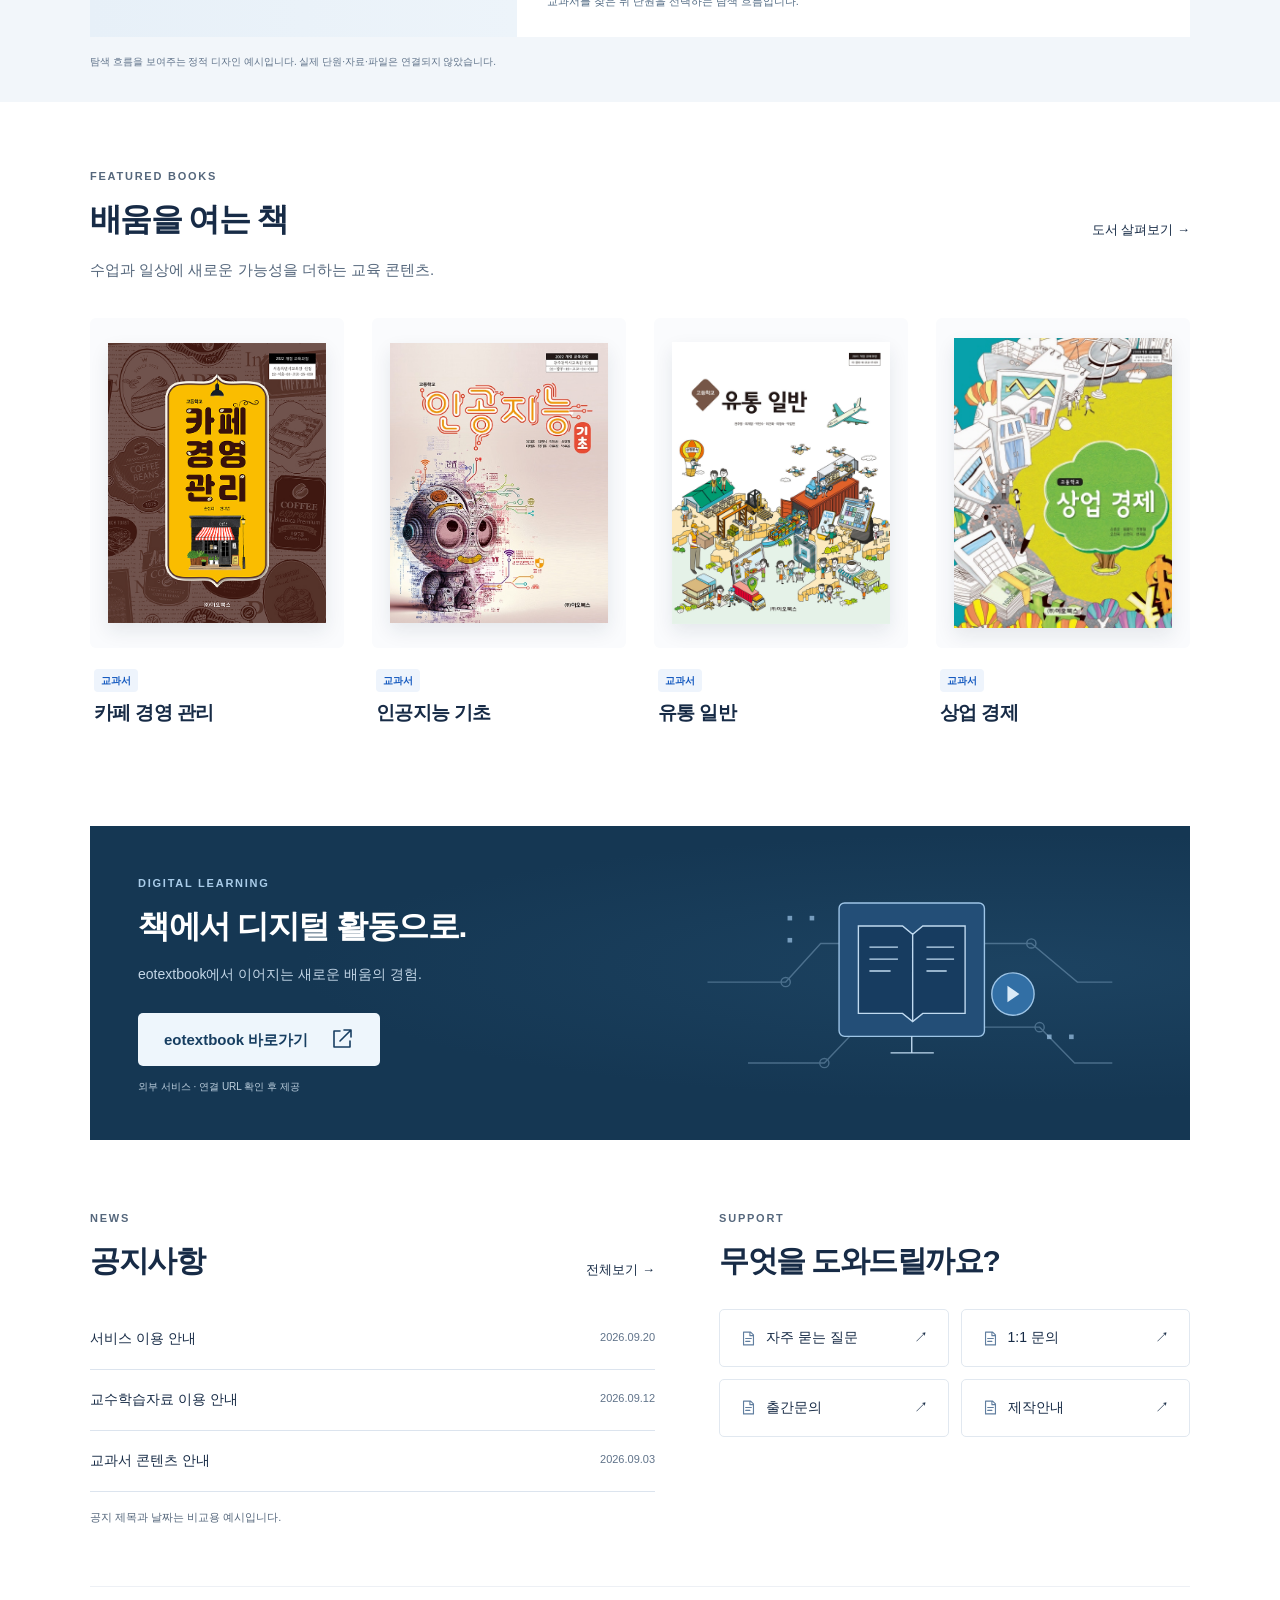
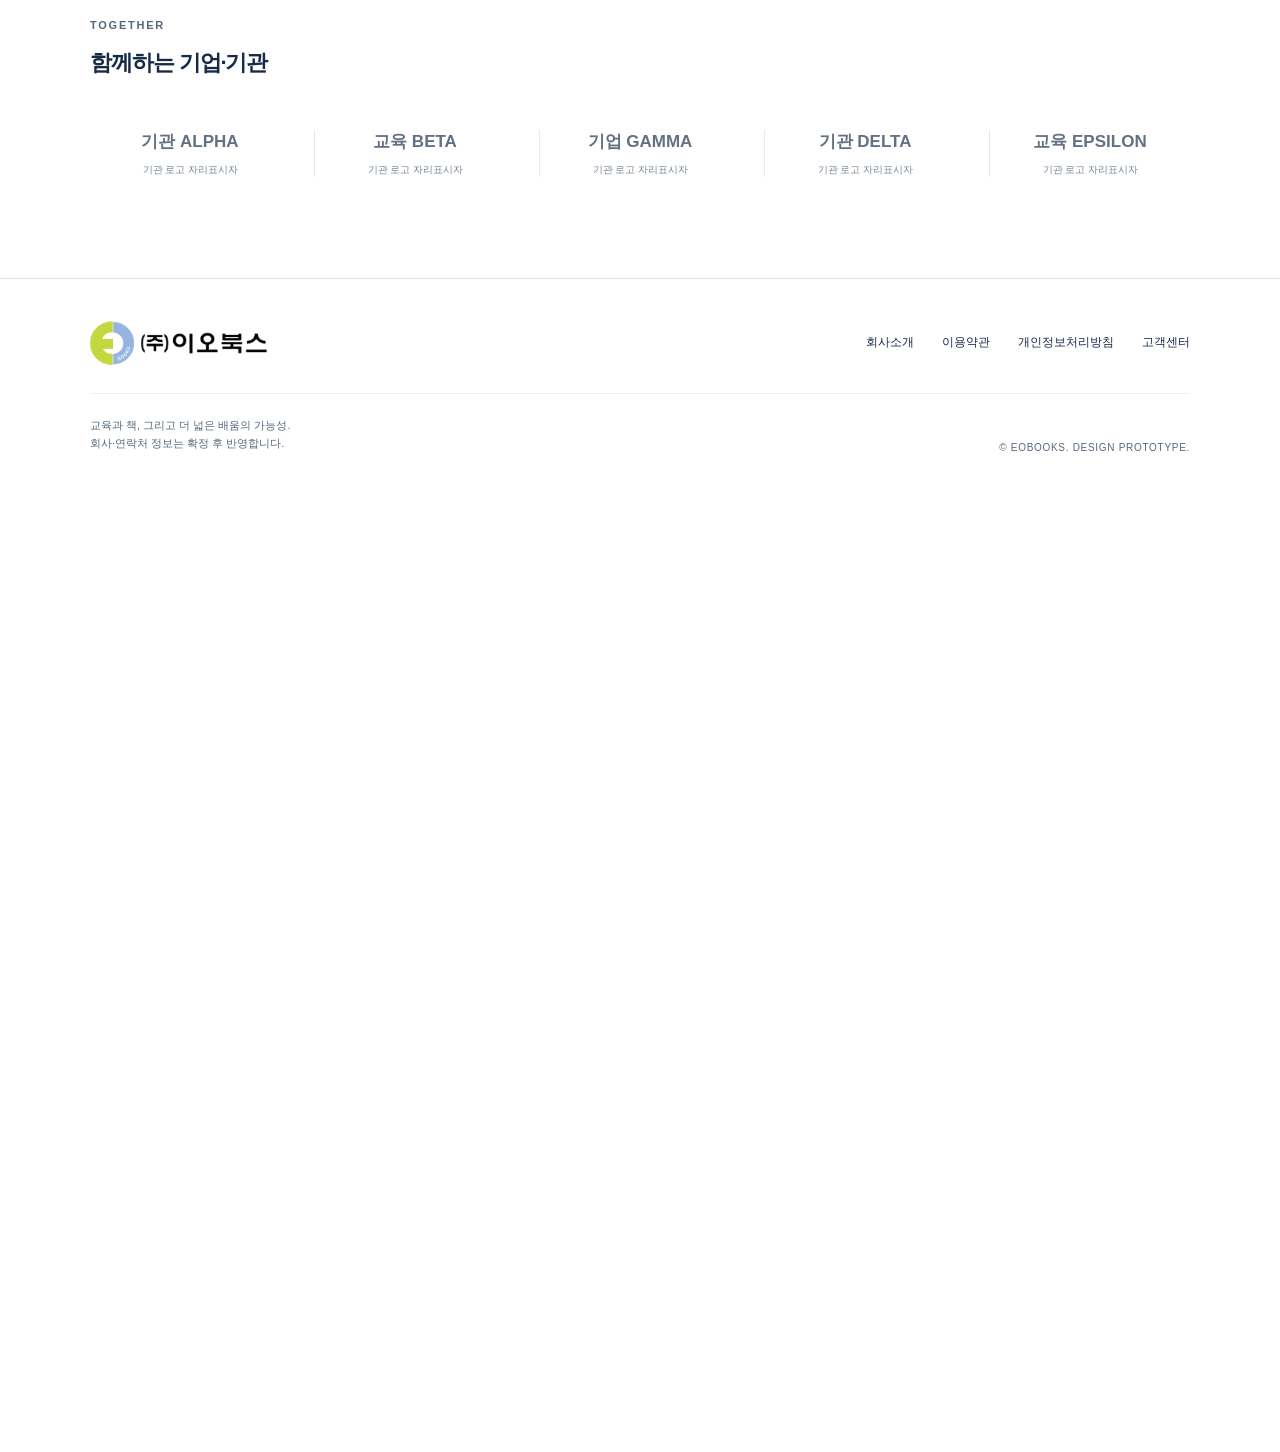
<file: concept-a-modern/US-001-real-assets.html>
<!doctype html><html lang="ko"><head><meta charset="utf-8"><meta name="robots" content="noindex,nofollow"><meta http-equiv="refresh" content="0;url=US-001-final-rhythm.html"><link rel="canonical" href="US-001-final-rhythm.html"><link rel="icon" type="image/svg+xml" href="assets/favicon.svg"></head><body></body></html>
</file>
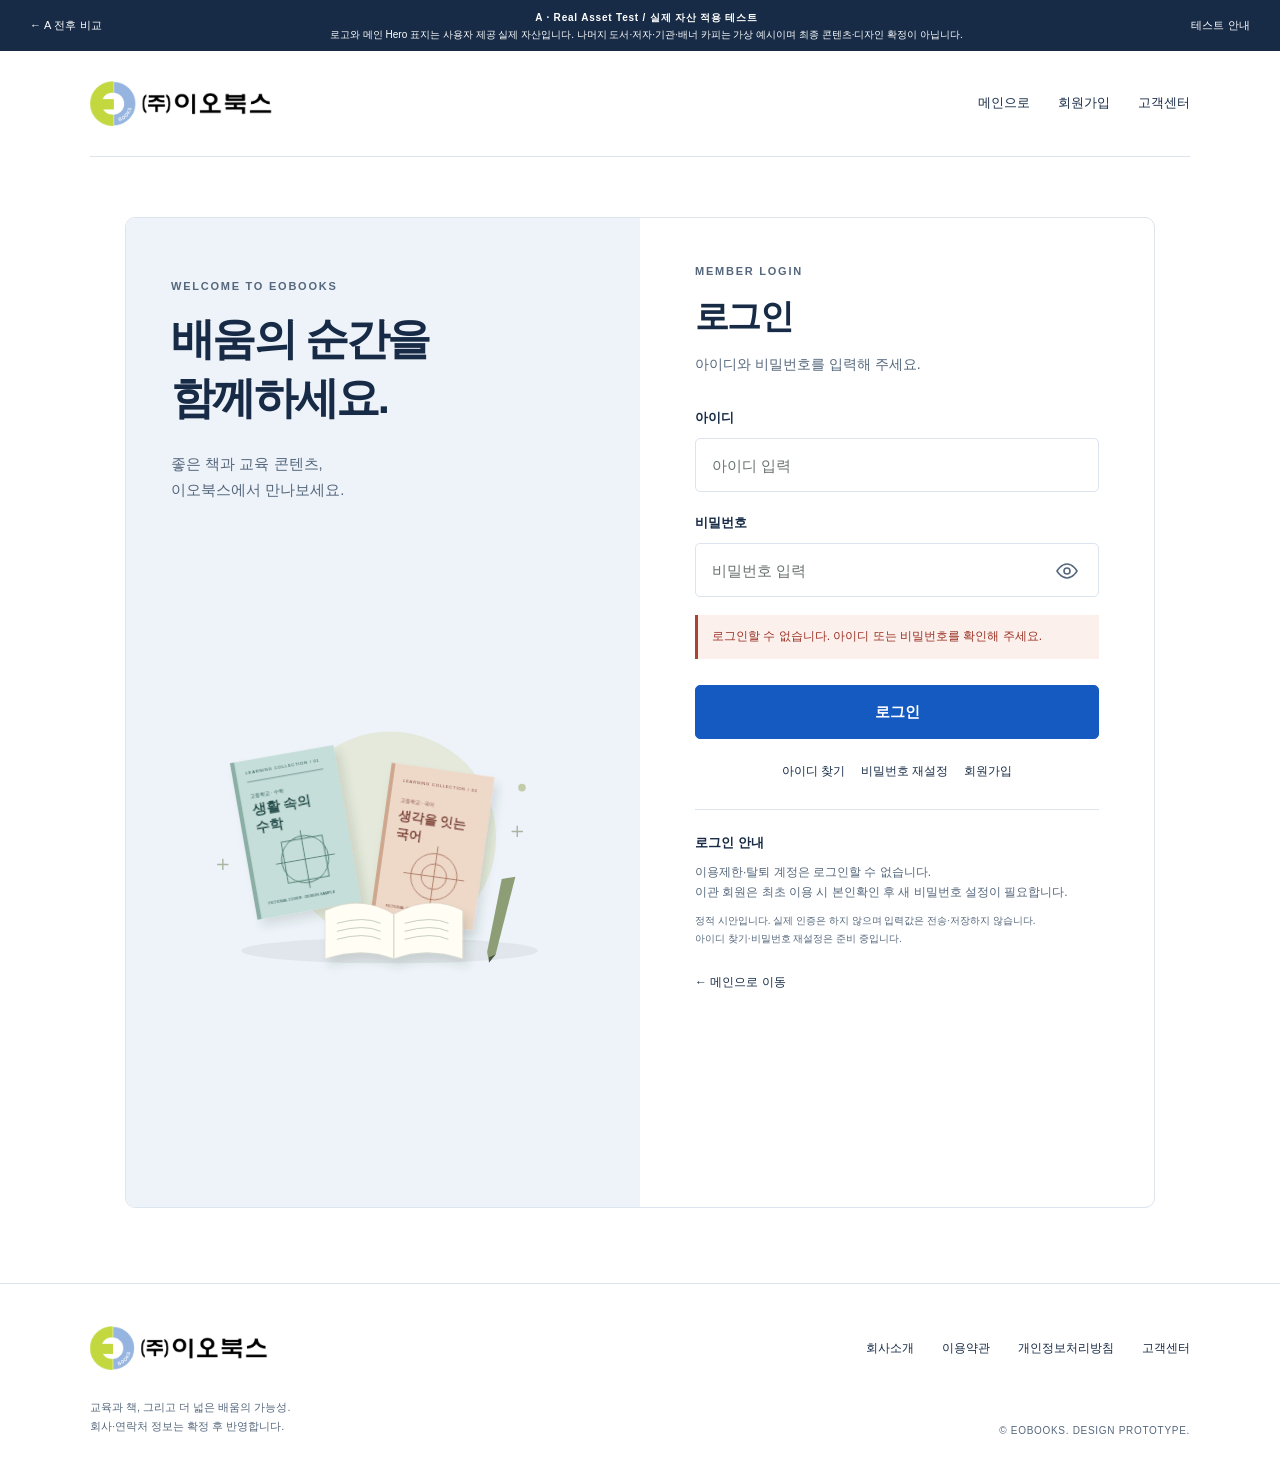
<file: concept-a-modern/US-004-real-assets.html>
<!doctype html>
<html lang="ko"><head><meta name="robots" content="noindex,nofollow"><meta charset="utf-8"><meta name="viewport" content="width=device-width, initial-scale=1"><title>로그인 | EOBOOKS A Real Asset Test</title><link rel="icon" type="image/svg+xml" href="assets/favicon.svg"><link rel="stylesheet" href="css/design.css"><link rel="stylesheet" href="css/real-assets.css"><script src="js/prototype.js" defer></script></head><body class="page-004"><a class="skip-link" href="#main-content">본문 바로가기</a><div id="prototype-note" class="prototype-note"><a href="../index.html#full-comparison">← A 전후 비교</a><span><b>A · Real Asset Test / 실제 자산 적용 테스트</b><small>로고와 메인 Hero 표지는 사용자 제공 실제 자산입니다. 나머지 도서·저자·기관·배너 카피는 가상 예시이며 최종 콘텐츠·디자인 확정이 아닙니다.</small></span><a href="../index.html#overview">테스트 안내</a></div><header class="account-header wrap"><a class="logo real-logo" href="US-001-real-assets.html" aria-label="이오북스 메인"><span class="real-logo-viewport"><img src="assets/eobooks-logo.png" width="642" height="113" alt="(주)이오북스"></span></a><nav aria-label="계정 화면 메뉴"><a href="US-001-real-assets.html">메인으로</a><a href="#prototype-note" class="" data-pending="회원가입 (US-002)">회원가입</a><a href="#prototype-note" class="" data-pending="고객센터 (US-028)">고객센터</a></nav></header><main id="main-content" tabindex="-1"><div class="login-layout wrap"><div class="login-welcome"><span class="eyebrow">WELCOME TO EOBOOKS</span><h2>배움의 순간을<br>함께하세요.</h2><p>좋은 책과 교육 콘텐츠,<br>이오북스에서 만나보세요.</p><img src="assets/learning-scene.svg" width="900" height="600" alt="가상 책으로 구성한 교육출판 일러스트"></div><section class="login-form-panel" aria-labelledby="login-title"><span class="eyebrow">MEMBER LOGIN</span><h1 id="login-title">로그인</h1><p class="login-intro">아이디와 비밀번호를 입력해 주세요.</p><form id="login-form" aria-describedby="login-policy" onsubmit="return false"><label for="username">아이디</label><input id="username" name="username" required maxlength="50" autocomplete="off" placeholder="아이디 입력"><label for="password">비밀번호</label><div class="password-field"><input id="password" name="password" type="password" required autocomplete="off" placeholder="비밀번호 입력"><button type="button" id="password-toggle" aria-controls="password" aria-pressed="false" aria-label="비밀번호 표시"><svg viewBox="0 0 24 24" class="icon" fill="none" stroke="currentColor" stroke-width="1.6" stroke-linecap="round" stroke-linejoin="round" aria-hidden="true"><path d="M2 12s4-7 10-7 10 7 10 7-4 7-10 7S2 12 2 12z"/><circle cx="12" cy="12" r="3"/></svg></button></div><p class="login-error" id="login-error" role="alert">로그인할 수 없습니다. 아이디 또는 비밀번호를 확인해 주세요.</p><button class="button login-submit" type="submit">로그인</button></form><nav class="login-links" aria-label="계정 지원"><a href="#prototype-note" class="" data-pending="아이디 찾기 (US-005)">아이디 찾기</a><a href="#prototype-note" class="" data-pending="비밀번호 재설정 (US-006)">비밀번호 재설정</a><a href="#prototype-note" class="" data-pending="회원가입 (US-002)">회원가입</a></nav><div class="login-policy" id="login-policy"><h2>로그인 안내</h2><p>이용제한·탈퇴 계정은 로그인할 수 없습니다.<br>이관 회원은 최초 이용 시 본인확인 후 새 비밀번호 설정이 필요합니다.</p><small>정적 시안입니다. 실제 인증은 하지 않으며 입력값은 전송·저장하지 않습니다.<br>아이디 찾기·비밀번호 재설정은 준비 중입니다.</small></div><a class="back-main" href="US-001-real-assets.html">← 메인으로 이동</a></section></div></main><footer class="site-footer"><div class="wrap footer-top"><a class="logo real-logo" href="US-001-real-assets.html" aria-label="이오북스 메인"><span class="real-logo-viewport"><img src="assets/eobooks-logo.png" width="642" height="113" alt="(주)이오북스"></span></a><nav aria-label="하단 메뉴"><a href="#prototype-note" class="" data-pending="회사소개 (US-038)">회사소개</a><a href="#prototype-note" class="" data-pending="이용약관">이용약관</a><a href="#prototype-note" class="" data-pending="개인정보처리방침">개인정보처리방침</a><a href="#prototype-note" class="" data-pending="고객센터 (US-028)">고객센터</a></nav></div><div class="wrap footer-bottom"><p>교육과 책, 그리고 더 넓은 배움의 가능성.<br>회사·연락처 정보는 확정 후 반영합니다.</p><span>© EOBOOKS. DESIGN PROTOTYPE.</span></div></footer><dialog id="demo-dialog" aria-labelledby="dialog-title"><h2 id="dialog-title">디자인 시안 안내</h2><p id="dialog-message"></p><form method="dialog"><button class="button">확인</button></form></dialog></body></html>
</file>
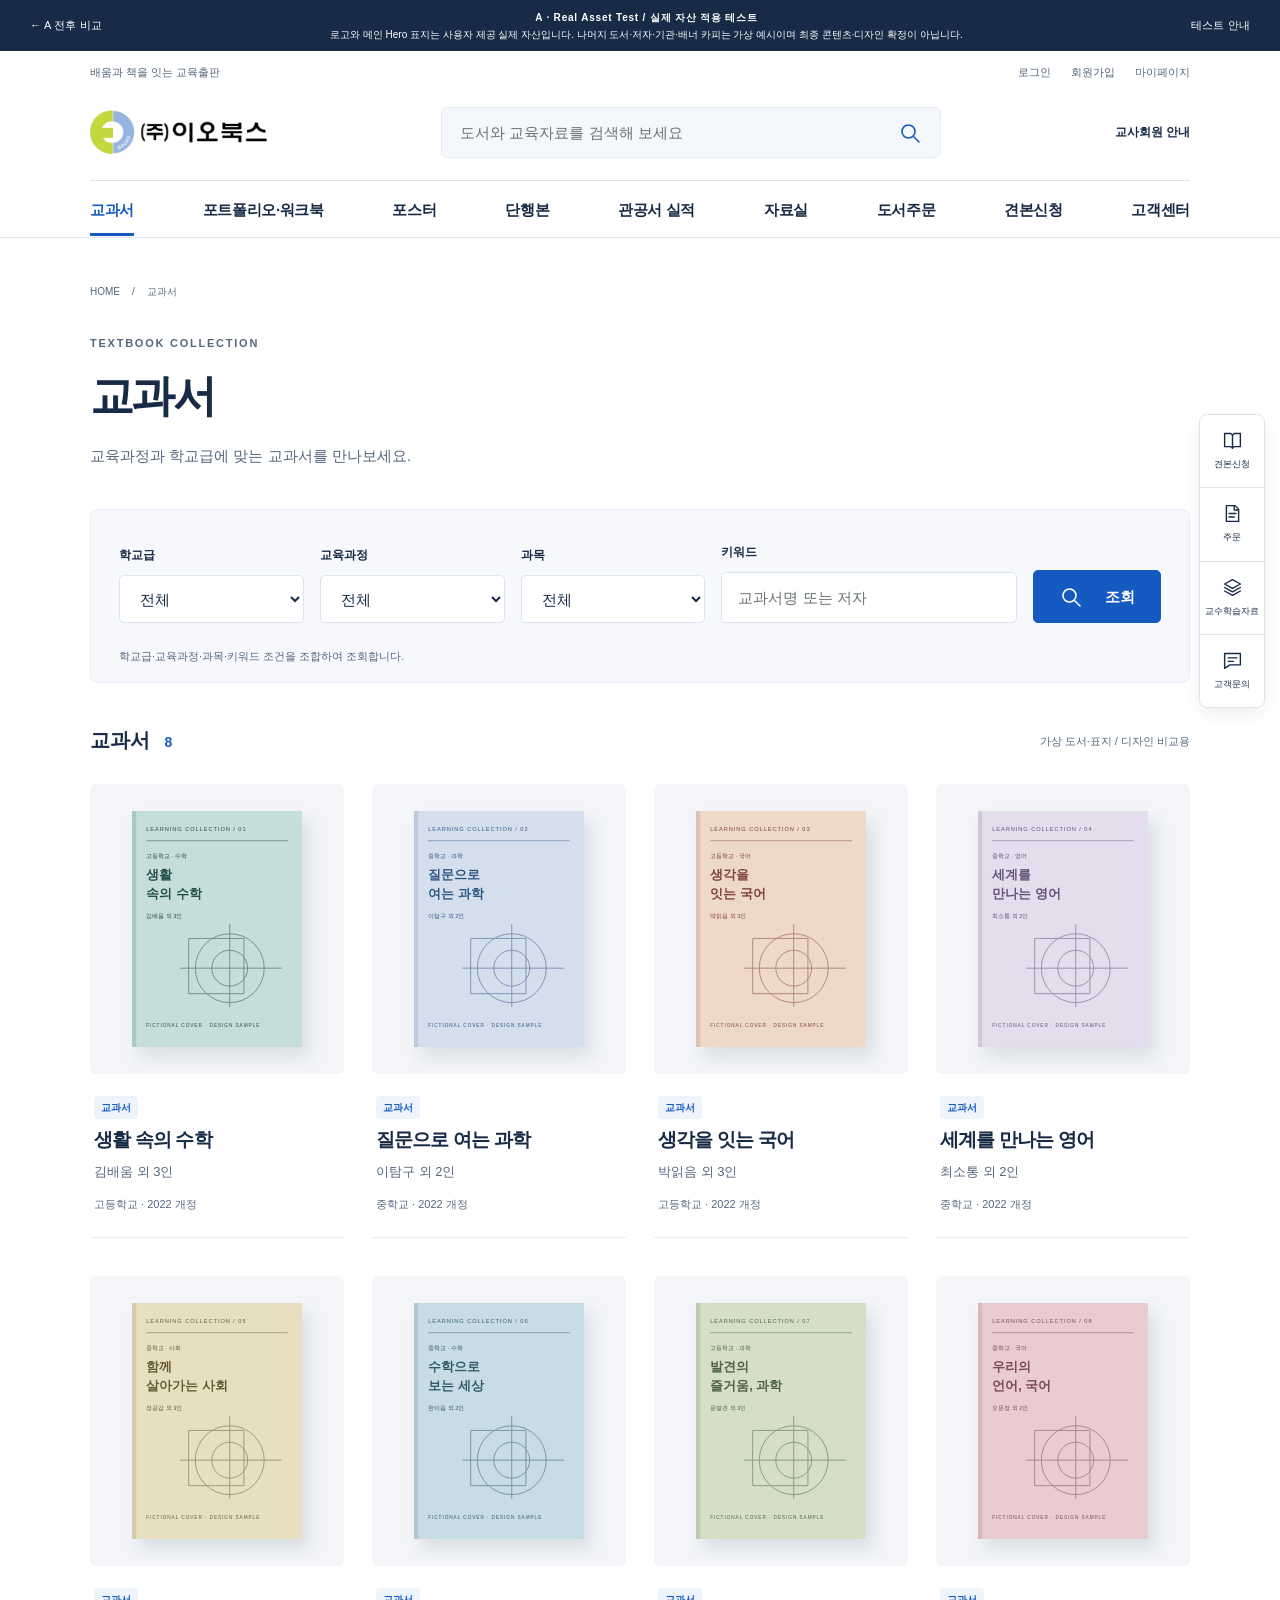
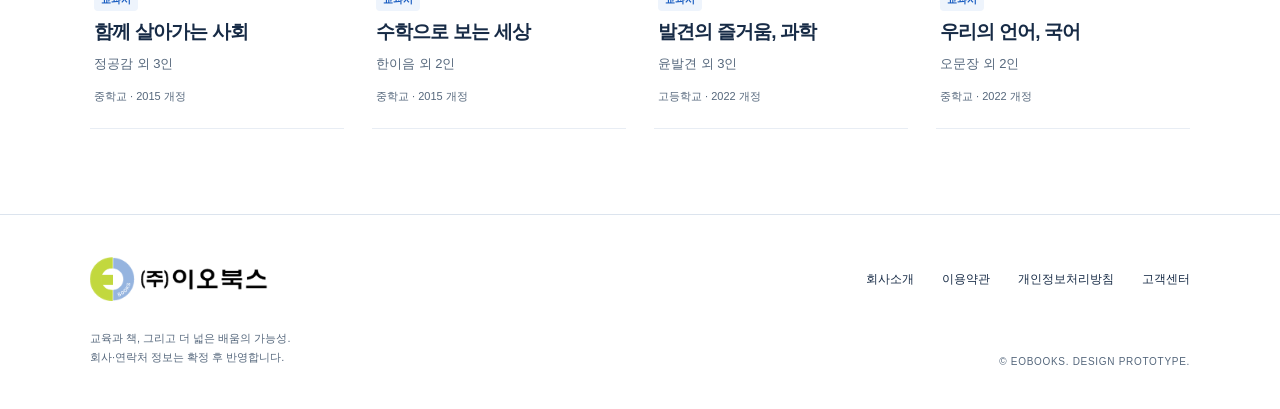
<file: concept-a-modern/US-034-real-assets.html>
<!doctype html>
<html lang="ko"><head><meta name="robots" content="noindex,nofollow"><meta charset="utf-8"><meta name="viewport" content="width=device-width, initial-scale=1"><title>교과서 목록 | EOBOOKS A Real Asset Test</title><link rel="icon" type="image/svg+xml" href="assets/favicon.svg"><link rel="stylesheet" href="css/design.css"><link rel="stylesheet" href="css/real-assets.css"><script src="js/prototype.js" defer></script></head><body class="page-034"><a class="skip-link" href="#main-content">본문 바로가기</a><div id="prototype-note" class="prototype-note"><a href="../index.html#full-comparison">← A 전후 비교</a><span><b>A · Real Asset Test / 실제 자산 적용 테스트</b><small>로고와 메인 Hero 표지는 사용자 제공 실제 자산입니다. 나머지 도서·저자·기관·배너 카피는 가상 예시이며 최종 콘텐츠·디자인 확정이 아닙니다.</small></span><a href="../index.html#overview">테스트 안내</a></div><header class="site-header"><div class="utility wrap"><span>배움과 책을 잇는 교육출판</span><nav aria-label="회원 메뉴"><a href="US-004-real-assets.html">로그인</a><a href="#prototype-note" class="" data-pending="회원가입 (US-002)">회원가입</a><a href="#prototype-note" class="" data-pending="마이페이지 (US-007)">마이페이지</a></nav></div><div class="header-core wrap"><a class="logo real-logo" href="US-001-real-assets.html" aria-label="이오북스 메인"><span class="real-logo-viewport"><img src="assets/eobooks-logo.png" width="642" height="113" alt="(주)이오북스"></span></a><form class="global-search" aria-label="통합검색" data-search><label class="sr-only" for="global-keyword">통합검색어</label><input id="global-keyword" name="q" placeholder="도서와 교육자료를 검색해 보세요" required maxlength="100"><button aria-label="통합검색 실행"><svg viewBox="0 0 24 24" class="icon" fill="none" stroke="currentColor" stroke-width="1.6" stroke-linecap="round" stroke-linejoin="round" aria-hidden="true"><circle cx="10.5" cy="10.5" r="6.5"/><path d="m16 16 5 5"/></svg></button></form><a href="#prototype-note" class="teacher-link" data-pending="교사회원 안내 (US-003)">교사회원 안내</a></div><nav class="gnb wrap" aria-label="주요 서비스"><a href="US-034-real-assets.html" aria-current="page">교과서</a><a href="#prototype-note" class="" data-pending="포트폴리오·워크북 (US-019)">포트폴리오·워크북</a><a href="#prototype-note" class="" data-pending="포스터 (US-039)">포스터</a><a href="#prototype-note" class="" data-pending="단행본 (US-021)">단행본</a><a href="#prototype-note" class="" data-pending="관공서 실적 (US-033)">관공서 실적</a><a href="#prototype-note" class="" data-pending="자료실 (US-015)">자료실</a><a href="#prototype-note" class="" data-pending="도서주문 (US-023)">도서주문</a><a href="#prototype-note" class="" data-pending="견본신청 (US-024)">견본신청</a><a href="#prototype-note" class="" data-pending="고객센터 (US-028)">고객센터</a></nav></header><main id="main-content" tabindex="-1"><div class="catalog wrap"><div class="list-heading"><nav class="breadcrumb" aria-label="현재 위치"><a href="US-001-real-assets.html">HOME</a><span aria-hidden="true">/</span><span aria-current="page">교과서</span></nav><span class="eyebrow">TEXTBOOK COLLECTION</span><h1>교과서</h1><p>교육과정과 학교급에 맞는 교과서를 만나보세요.</p></div><div class="catalog-body"><form class="filter" id="filter-form" aria-label="교과서 목록 검색"><h2 class="filter-title">교과서 찾기</h2><div class="field"><label for="school">학교급</label><select name="school" id="school"><option value="">전체</option><option>고등학교</option><option>중학교</option></select></div><div class="field"><label for="curriculum">교육과정</label><select name="curriculum" id="curriculum"><option value="">전체</option><option>2022 개정</option><option>2015 개정</option></select></div><div class="field"><label for="subject">과목</label><select name="subject" id="subject"><option value="">전체</option><option>국어</option><option>영어</option><option>수학</option><option>과학</option><option>사회</option></select></div><div class="field keyword-field"><label for="keyword">키워드</label><input id="keyword" name="keyword" placeholder="교과서명 또는 저자" maxlength="100"></div><button class="button" type="submit"><svg viewBox="0 0 24 24" class="icon" fill="none" stroke="currentColor" stroke-width="1.6" stroke-linecap="round" stroke-linejoin="round" aria-hidden="true"><circle cx="10.5" cy="10.5" r="6.5"/><path d="m16 16 5 5"/></svg>조회</button><p class="filter-note">학교급·교육과정·과목·키워드 조건을 조합하여 조회합니다.</p></form><section class="results" aria-labelledby="result-title"><div class="result-head"><h2 id="result-title">교과서 <span id="result-count">8</span></h2><p>가상 도서·표지 / 디자인 비교용</p></div><div class="book-grid"><article class="book-card" data-book data-school="고등학교" data-curriculum="2022 개정" data-subject="수학" data-title="생활 속의 수학 김배움 외 3인"><a href="#prototype-note" data-pending="생활 속의 수학 상세 (US-035)" class="book-link"><div class="cover-stage"><img src="assets/cover-01.svg" width="360" height="500" alt="생활 속의 수학 가상 표지" loading="lazy"><span class="cover-serial" aria-hidden="true">01</span></div><div class="book-meta"><span class="tag">교과서</span><h3>생활 속의 수학</h3><p>김배움 외 3인</p><span class="book-extra">고등학교 · 2022 개정</span></div></a></article><article class="book-card" data-book data-school="중학교" data-curriculum="2022 개정" data-subject="과학" data-title="질문으로 여는 과학 이탐구 외 2인"><a href="#prototype-note" data-pending="질문으로 여는 과학 상세 (US-035)" class="book-link"><div class="cover-stage"><img src="assets/cover-02.svg" width="360" height="500" alt="질문으로 여는 과학 가상 표지" loading="lazy"><span class="cover-serial" aria-hidden="true">02</span></div><div class="book-meta"><span class="tag">교과서</span><h3>질문으로 여는 과학</h3><p>이탐구 외 2인</p><span class="book-extra">중학교 · 2022 개정</span></div></a></article><article class="book-card" data-book data-school="고등학교" data-curriculum="2022 개정" data-subject="국어" data-title="생각을 잇는 국어 박읽음 외 3인"><a href="#prototype-note" data-pending="생각을 잇는 국어 상세 (US-035)" class="book-link"><div class="cover-stage"><img src="assets/cover-03.svg" width="360" height="500" alt="생각을 잇는 국어 가상 표지" loading="lazy"><span class="cover-serial" aria-hidden="true">03</span></div><div class="book-meta"><span class="tag">교과서</span><h3>생각을 잇는 국어</h3><p>박읽음 외 3인</p><span class="book-extra">고등학교 · 2022 개정</span></div></a></article><article class="book-card" data-book data-school="중학교" data-curriculum="2022 개정" data-subject="영어" data-title="세계를 만나는 영어 최소통 외 2인"><a href="#prototype-note" data-pending="세계를 만나는 영어 상세 (US-035)" class="book-link"><div class="cover-stage"><img src="assets/cover-04.svg" width="360" height="500" alt="세계를 만나는 영어 가상 표지" loading="lazy"><span class="cover-serial" aria-hidden="true">04</span></div><div class="book-meta"><span class="tag">교과서</span><h3>세계를 만나는 영어</h3><p>최소통 외 2인</p><span class="book-extra">중학교 · 2022 개정</span></div></a></article><article class="book-card" data-book data-school="중학교" data-curriculum="2015 개정" data-subject="사회" data-title="함께 살아가는 사회 정공감 외 3인"><a href="#prototype-note" data-pending="함께 살아가는 사회 상세 (US-035)" class="book-link"><div class="cover-stage"><img src="assets/cover-05.svg" width="360" height="500" alt="함께 살아가는 사회 가상 표지" loading="lazy"><span class="cover-serial" aria-hidden="true">05</span></div><div class="book-meta"><span class="tag">교과서</span><h3>함께 살아가는 사회</h3><p>정공감 외 3인</p><span class="book-extra">중학교 · 2015 개정</span></div></a></article><article class="book-card" data-book data-school="중학교" data-curriculum="2015 개정" data-subject="수학" data-title="수학으로 보는 세상 한이음 외 2인"><a href="#prototype-note" data-pending="수학으로 보는 세상 상세 (US-035)" class="book-link"><div class="cover-stage"><img src="assets/cover-06.svg" width="360" height="500" alt="수학으로 보는 세상 가상 표지" loading="lazy"><span class="cover-serial" aria-hidden="true">06</span></div><div class="book-meta"><span class="tag">교과서</span><h3>수학으로 보는 세상</h3><p>한이음 외 2인</p><span class="book-extra">중학교 · 2015 개정</span></div></a></article><article class="book-card" data-book data-school="고등학교" data-curriculum="2022 개정" data-subject="과학" data-title="발견의 즐거움, 과학 윤발견 외 3인"><a href="#prototype-note" data-pending="발견의 즐거움, 과학 상세 (US-035)" class="book-link"><div class="cover-stage"><img src="assets/cover-07.svg" width="360" height="500" alt="발견의 즐거움, 과학 가상 표지" loading="lazy"><span class="cover-serial" aria-hidden="true">07</span></div><div class="book-meta"><span class="tag">교과서</span><h3>발견의 즐거움, 과학</h3><p>윤발견 외 3인</p><span class="book-extra">고등학교 · 2022 개정</span></div></a></article><article class="book-card" data-book data-school="중학교" data-curriculum="2022 개정" data-subject="국어" data-title="우리의 언어, 국어 오문장 외 2인"><a href="#prototype-note" data-pending="우리의 언어, 국어 상세 (US-035)" class="book-link"><div class="cover-stage"><img src="assets/cover-08.svg" width="360" height="500" alt="우리의 언어, 국어 가상 표지" loading="lazy"><span class="cover-serial" aria-hidden="true">08</span></div><div class="book-meta"><span class="tag">교과서</span><h3>우리의 언어, 국어</h3><p>오문장 외 2인</p><span class="book-extra">중학교 · 2022 개정</span></div></a></article></div><div class="empty-state" id="empty-state" hidden><span><svg viewBox="0 0 24 24" class="icon" fill="none" stroke="currentColor" stroke-width="1.6" stroke-linecap="round" stroke-linejoin="round" aria-hidden="true"><circle cx="10.5" cy="10.5" r="6.5"/><path d="m16 16 5 5"/></svg></span><h3>조회된 교과서가 없습니다.</h3><p>검색 또는 필터 조건을 확인해 주세요.</p></div><p class="sr-only" id="result-status" role="status" aria-live="polite"></p></section></div></div></main><footer class="site-footer"><div class="wrap footer-top"><a class="logo real-logo" href="US-001-real-assets.html" aria-label="이오북스 메인"><span class="real-logo-viewport"><img src="assets/eobooks-logo.png" width="642" height="113" alt="(주)이오북스"></span></a><nav aria-label="하단 메뉴"><a href="#prototype-note" class="" data-pending="회사소개 (US-038)">회사소개</a><a href="#prototype-note" class="" data-pending="이용약관">이용약관</a><a href="#prototype-note" class="" data-pending="개인정보처리방침">개인정보처리방침</a><a href="#prototype-note" class="" data-pending="고객센터 (US-028)">고객센터</a></nav></div><div class="wrap footer-bottom"><p>교육과 책, 그리고 더 넓은 배움의 가능성.<br>회사·연락처 정보는 확정 후 반영합니다.</p><span>© EOBOOKS. DESIGN PROTOTYPE.</span></div></footer><aside class="quick" aria-label="빠른 서비스"><a href="#prototype-note" class="" data-pending="견본신청 (US-024)"><svg viewBox="0 0 24 24" class="icon" fill="none" stroke="currentColor" stroke-width="1.6" stroke-linecap="round" stroke-linejoin="round" aria-hidden="true"><path d="M3 4h7l2 2 2-2h7v15h-7l-2 2-2-2H3zM12 6v15"/></svg><span>견본신청</span></a><a href="#prototype-note" class="" data-pending="주문 (US-023)"><svg viewBox="0 0 24 24" class="icon" fill="none" stroke="currentColor" stroke-width="1.6" stroke-linecap="round" stroke-linejoin="round" aria-hidden="true"><path d="M5 3h10l4 4v14H5zM14 3v5h5M8 12h8M8 16h6"/></svg><span>주문</span></a><a href="#prototype-note" class="" data-pending="교수학습자료 (US-015)"><svg viewBox="0 0 24 24" class="icon" fill="none" stroke="currentColor" stroke-width="1.6" stroke-linecap="round" stroke-linejoin="round" aria-hidden="true"><path d="m12 3 9 5-9 5-9-5 9-5zm-9 9 9 5 9-5M3 16l9 5 9-5"/></svg><span>교수학습자료</span></a><a href="#prototype-note" class="" data-pending="고객문의 (US-032)"><svg viewBox="0 0 24 24" class="icon" fill="none" stroke="currentColor" stroke-width="1.6" stroke-linecap="round" stroke-linejoin="round" aria-hidden="true"><path d="M3 4h18v13H9l-6 4V4zM7 9h10M7 13h6"/></svg><span>고객문의</span></a></aside><dialog id="demo-dialog" aria-labelledby="dialog-title"><h2 id="dialog-title">디자인 시안 안내</h2><p id="dialog-message"></p><form method="dialog"><button class="button">확인</button></form></dialog></body></html>
</file>
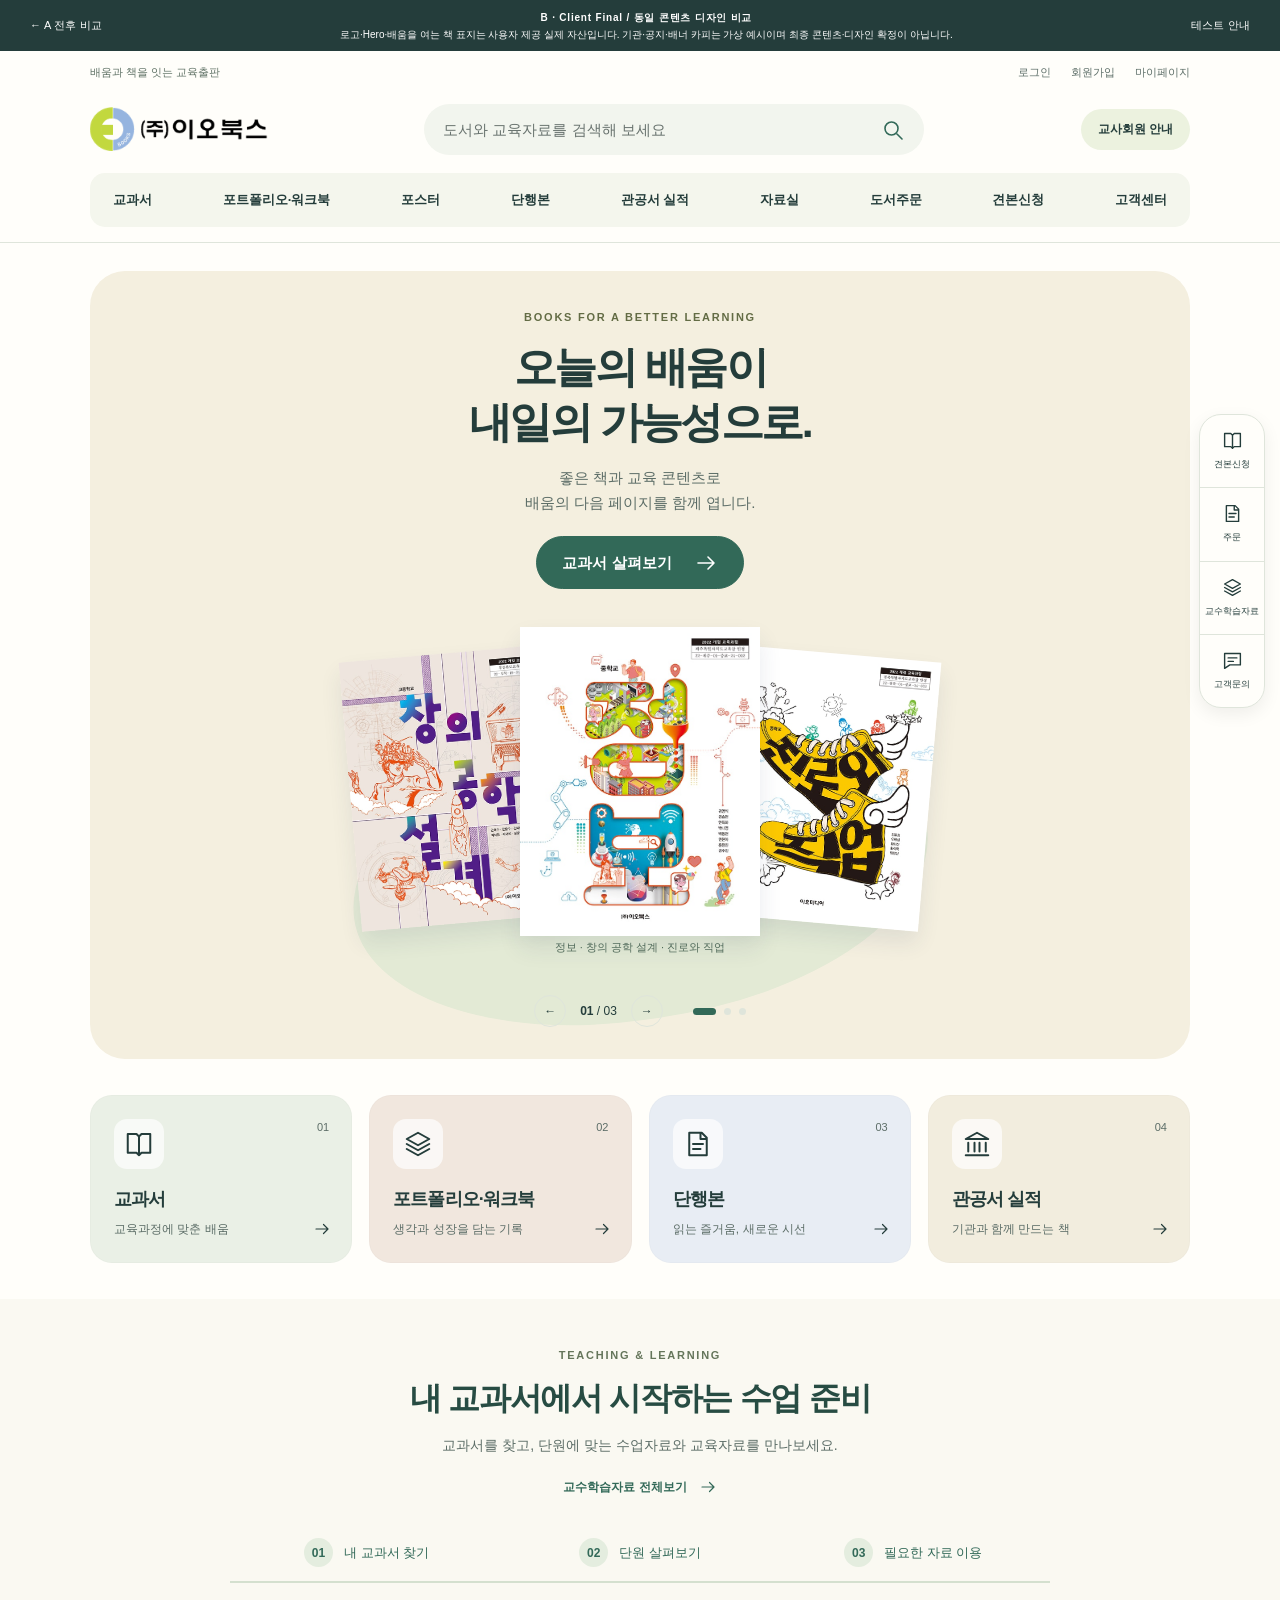
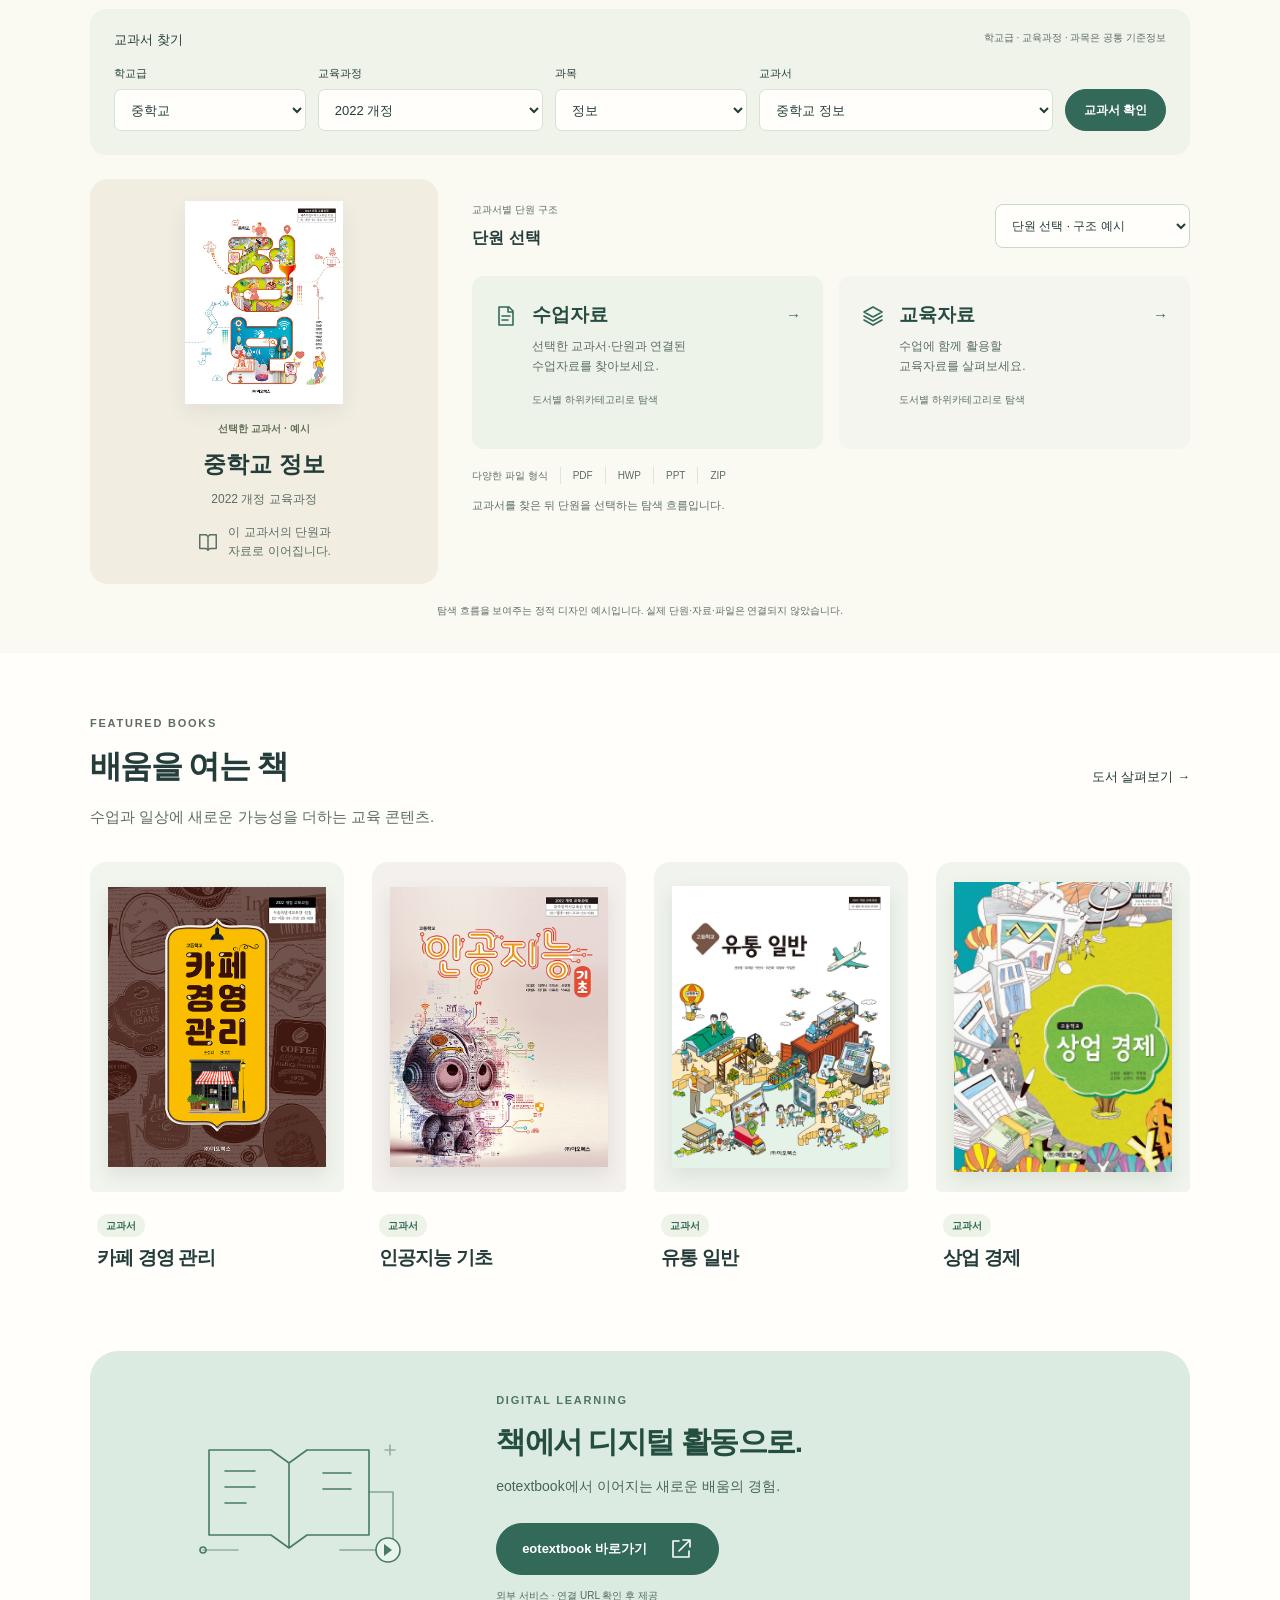
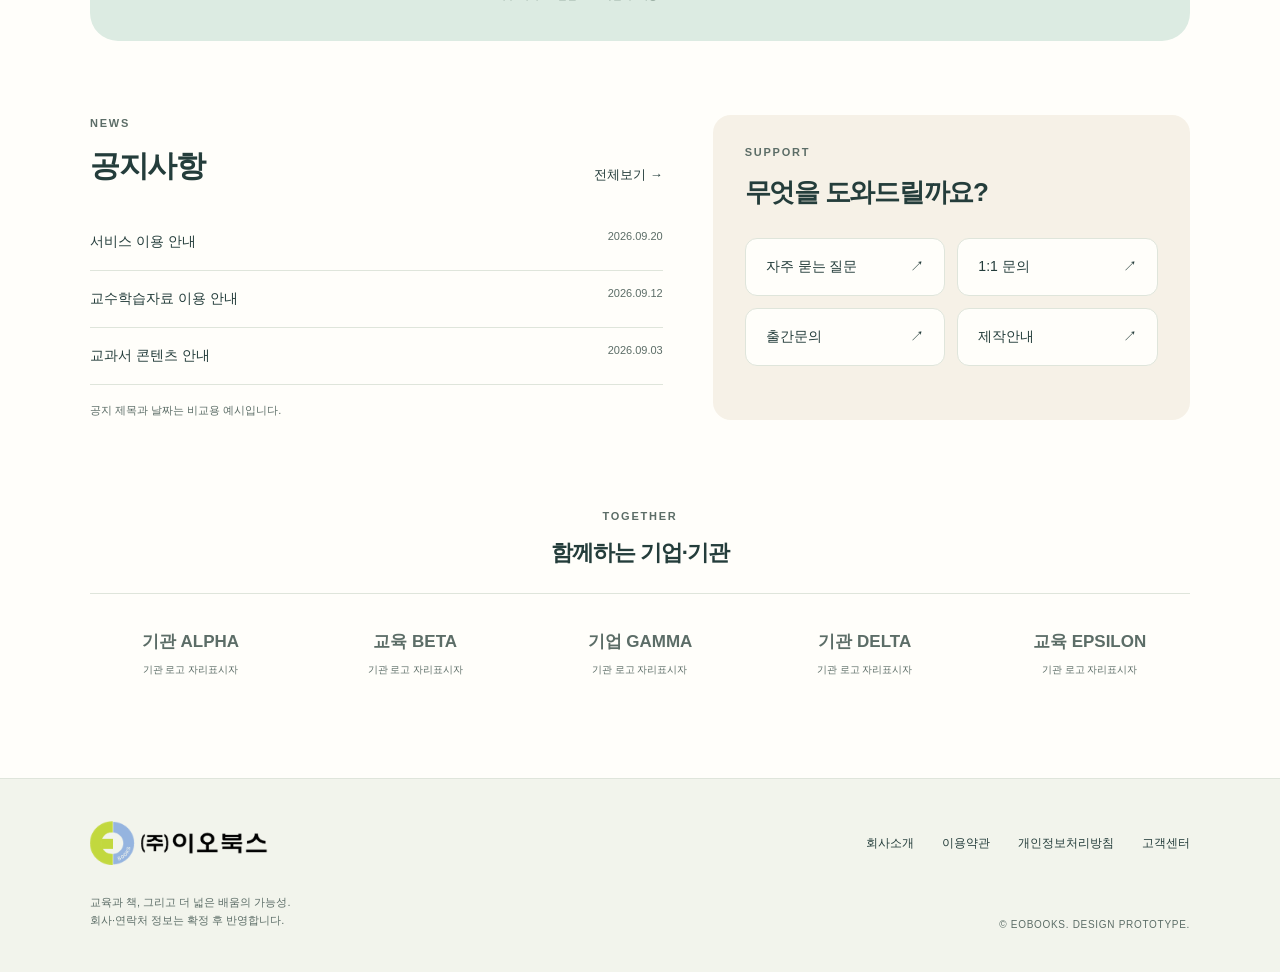
<file: concept-b-friendly/US-001-client-final.html>
<!doctype html>
<html lang="ko"><head><meta name="robots" content="noindex,nofollow"><meta charset="utf-8"><meta name="viewport" content="width=device-width, initial-scale=1"><title>고객사 동등화 · 메인 | EOBOOKS B</title><link rel="icon" type="image/svg+xml" href="assets/favicon.svg"><link rel="stylesheet" href="css/design.css"><script src="js/prototype.js" defer></script><link rel="stylesheet" href="css/client-final.css"><script src="js/teacher-client.js" defer></script></head><body class="page-001"><a class="skip-link" href="#main-content">본문 바로가기</a><div id="prototype-note" class="prototype-note"><a href="../index.html#full-comparison">← A 전후 비교</a><span><b>B · Client Final / 동일 콘텐츠 디자인 비교</b><small>로고·Hero·배움을 여는 책 표지는 사용자 제공 실제 자산입니다. 기관·공지·배너 카피는 가상 예시이며 최종 콘텐츠·디자인 확정이 아닙니다.</small></span><a href="../index.html#overview">테스트 안내</a></div><header class="site-header"><div class="utility wrap"><span>배움과 책을 잇는 교육출판</span><nav aria-label="회원 메뉴"><a href="US-004.html">로그인</a><a href="#prototype-note" class="" data-pending="회원가입 (US-002)">회원가입</a><a href="#prototype-note" class="" data-pending="마이페이지 (US-007)">마이페이지</a></nav></div><div class="header-core wrap"><a class="logo real-logo" href="US-001-real-assets.html" aria-label="이오북스 메인"><span class="real-logo-viewport"><img src="../concept-a-modern/assets/eobooks-logo.png" width="642" height="113" alt="(주)이오북스"></span></a><form class="global-search" aria-label="통합검색" data-search><label class="sr-only" for="global-keyword">통합검색어</label><input id="global-keyword" name="q" placeholder="도서와 교육자료를 검색해 보세요" required maxlength="100"><button aria-label="통합검색 실행"><svg viewBox="0 0 24 24" class="icon" fill="none" stroke="currentColor" stroke-width="1.6" stroke-linecap="round" stroke-linejoin="round" aria-hidden="true"><circle cx="10.5" cy="10.5" r="6.5"/><path d="m16 16 5 5"/></svg></button></form><a href="#prototype-note" class="teacher-link" data-pending="교사회원 안내 (US-003)">교사회원 안내</a></div><nav class="gnb wrap" aria-label="주요 서비스"><a href="US-034.html">교과서</a><a href="#prototype-note" class="" data-pending="포트폴리오·워크북 (US-019)">포트폴리오·워크북</a><a href="#prototype-note" class="" data-pending="포스터 (US-039)">포스터</a><a href="#prototype-note" class="" data-pending="단행본 (US-021)">단행본</a><a href="#prototype-note" class="" data-pending="관공서 실적 (US-033)">관공서 실적</a><a href="#prototype-note" class="" data-pending="자료실 (US-015)">자료실</a><a href="#prototype-note" class="" data-pending="도서주문 (US-023)">도서주문</a><a href="#prototype-note" class="" data-pending="견본신청 (US-024)">견본신청</a><a href="#prototype-note" class="" data-pending="고객센터 (US-028)">고객센터</a></nav></header><main id="main-content" tabindex="-1"><section class="hero wrap" aria-label="메인 배너"><div class="hero-backdrop" aria-hidden="true"></div><div class="hero-copy" id="hero-copy"><span class="eyebrow">BOOKS FOR A BETTER LEARNING</span><h1>오늘의 배움이<br>내일의 가능성으로.</h1><p>좋은 책과 교육 콘텐츠로<br>배움의 다음 페이지를 함께 엽니다.</p><a class="button" href="US-034-real-assets.html">교과서 살펴보기 <svg viewBox="0 0 24 24" class="icon" fill="none" stroke="currentColor" stroke-width="1.6" stroke-linecap="round" stroke-linejoin="round" aria-hidden="true"><path d="M4 12h16m-6-6 6 6-6 6"/></svg></a></div><div class="hero-art hero-art-client"><div class="client-book-scene" aria-label="실제 교과서 세 권"><div class="composition-book book-left"><img src="../concept-a-modern/assets/15.-창의공학-표지.jpg" width="595" height="765" alt="사용자 제공 실제 고등학교 창의 공학 설계 교과서 표지"></div><div class="composition-book book-right"><img src="../concept-a-modern/assets/10.-중_미디어_진로와-직업-표지.jpg" width="595" height="765" alt="사용자 제공 실제 중학교 진로와 직업 교과서 표지"></div><div class="composition-book book-center"><img src="../concept-a-modern/assets/eobooks-textbook-2022-middle-info.jpg" width="595" height="765" alt="사용자 제공 실제 중학교 정보 교과서 표지"></div></div><span class="art-label">정보 · 창의 공학 설계 · 진로와 직업</span></div><div class="hero-bottom"><div class="hero-controls"><button type="button" data-slide="-1" aria-label="이전 배너">←</button><span><b id="slide-count">01</b> / 03</span><button type="button" data-slide="1" aria-label="다음 배너">→</button><div class="slide-dots" role="group" aria-label="배너 선택"><button type="button" data-slide-to="0" aria-label="1번 배너" aria-pressed="true"></button><button type="button" data-slide-to="1" aria-label="2번 배너" aria-pressed="false"></button><button type="button" data-slide-to="2" aria-label="3번 배너" aria-pressed="false"></button></div></div></div></section><section class="services wrap" aria-labelledby="service-title"><h2 id="service-title" class="sr-only">주요 콘텐츠 바로가기</h2><div class="service-grid"><a class="service" href="US-034.html"><span class="service-num">01</span><span class="service-icon"><svg viewBox="0 0 24 24" class="icon" fill="none" stroke="currentColor" stroke-width="1.6" stroke-linecap="round" stroke-linejoin="round" aria-hidden="true"><path d="M3 4h7l2 2 2-2h7v15h-7l-2 2-2-2H3zM12 6v15"/></svg></span><div><h3>교과서</h3><p>교육과정에 맞춘 배움</p></div><span class="service-arrow"><svg viewBox="0 0 24 24" class="icon" fill="none" stroke="currentColor" stroke-width="1.6" stroke-linecap="round" stroke-linejoin="round" aria-hidden="true"><path d="M4 12h16m-6-6 6 6-6 6"/></svg></span></a><a class="service" href="#prototype-note" data-pending="포트폴리오·워크북 (US-019)"><span class="service-num">02</span><span class="service-icon"><svg viewBox="0 0 24 24" class="icon" fill="none" stroke="currentColor" stroke-width="1.6" stroke-linecap="round" stroke-linejoin="round" aria-hidden="true"><path d="m12 3 9 5-9 5-9-5 9-5zm-9 9 9 5 9-5M3 16l9 5 9-5"/></svg></span><div><h3>포트폴리오·워크북</h3><p>생각과 성장을 담는 기록</p></div><span class="service-arrow"><svg viewBox="0 0 24 24" class="icon" fill="none" stroke="currentColor" stroke-width="1.6" stroke-linecap="round" stroke-linejoin="round" aria-hidden="true"><path d="M4 12h16m-6-6 6 6-6 6"/></svg></span></a><a class="service" href="#prototype-note" data-pending="단행본 (US-021)"><span class="service-num">03</span><span class="service-icon"><svg viewBox="0 0 24 24" class="icon" fill="none" stroke="currentColor" stroke-width="1.6" stroke-linecap="round" stroke-linejoin="round" aria-hidden="true"><path d="M5 3h10l4 4v14H5zM14 3v5h5M8 12h8M8 16h6"/></svg></span><div><h3>단행본</h3><p>읽는 즐거움, 새로운 시선</p></div><span class="service-arrow"><svg viewBox="0 0 24 24" class="icon" fill="none" stroke="currentColor" stroke-width="1.6" stroke-linecap="round" stroke-linejoin="round" aria-hidden="true"><path d="M4 12h16m-6-6 6 6-6 6"/></svg></span></a><a class="service" href="#prototype-note" data-pending="관공서 실적 (US-033)"><span class="service-num">04</span><span class="service-icon"><svg viewBox="0 0 24 24" class="icon" fill="none" stroke="currentColor" stroke-width="1.6" stroke-linecap="round" stroke-linejoin="round" aria-hidden="true"><path d="m3 8 9-5 9 5H3zm2 3v7m5-7v7m4-7v7m5-7v7M3 21h18"/></svg></span><div><h3>관공서 실적</h3><p>기관과 함께 만드는 책</p></div><span class="service-arrow"><svg viewBox="0 0 24 24" class="icon" fill="none" stroke="currentColor" stroke-width="1.6" stroke-linecap="round" stroke-linejoin="round" aria-hidden="true"><path d="M4 12h16m-6-6 6 6-6 6"/></svg></span></a></div></section><section class="teacher-resources section" aria-labelledby="teacher-title"><div class="wrap"><div class="teacher-heading"><div><span class="eyebrow">TEACHING &amp; LEARNING</span><h2 id="teacher-title">내 교과서에서 시작하는 수업 준비</h2><p>교과서를 찾고, 단원에 맞는 수업자료와 교육자료를 만나보세요.</p></div><a class="teacher-all" href="#prototype-note" data-pending="자료실 (US-015) — 준비 중">교수학습자료 전체보기 <svg class="icon" viewBox="0 0 24 24" fill="none" stroke="currentColor" stroke-width="1.6" stroke-linecap="round" stroke-linejoin="round" aria-hidden="true"><path d="M4 12h16m-6-6 6 6-6 6"/></svg></a></div><div class="teacher-flow"><span><b>01</b> 내 교과서 찾기</span><span aria-hidden="true">→</span><span><b>02</b> 단원 살펴보기</span><span aria-hidden="true">→</span><span><b>03</b> 필요한 자료 이용</span></div><div class="teacher-explorer"><form class="teacher-finder" id="teacher-finder"><div class="finder-caption"><span>교과서 찾기</span><small>학교급 · 교육과정 · 과목은 공통 기준정보</small></div><div class="finder-fields"><div><label for="tf-school">학교급</label><select id="tf-school"><option value="">학교급 선택</option><option value="middle" selected>중학교</option></select></div><div><label for="tf-curriculum">교육과정</label><select id="tf-curriculum"><option value="">교육과정 선택</option><option value="2022" selected>2022 개정</option></select></div><div><label for="tf-subject">과목</label><select id="tf-subject"><option value="">과목 선택</option><option value="info" selected>정보</option></select></div><div><label for="tf-book">교과서</label><select id="tf-book"><option value="">교과서 선택</option><option value="middle-info" selected>중학교 정보</option></select></div><button class="button" type="submit">교과서 확인</button></div></form><div class="teacher-workspace"><div class="teacher-book-context"><div class="teacher-cover"><img src="../concept-a-modern/assets/eobooks-textbook-2022-middle-info.jpg" width="595" height="765" alt="실제 중학교 정보 교과서 표지" loading="lazy"></div><div><span class="tag">선택한 교과서 · 예시</span><h3 id="teacher-book-title">중학교 정보</h3><p>2022 개정 교육과정</p><div class="book-resource-link"><svg class="icon" viewBox="0 0 24 24" fill="none" stroke="currentColor" stroke-width="1.6" stroke-linecap="round" stroke-linejoin="round" aria-hidden="true"><path d="M3 4h7l2 2 2-2h7v15h-7l-2 2-2-2H3zM12 6v15"/></svg><span>이 교과서의 단원과<br>자료로 이어집니다.</span></div></div></div><div class="teacher-resource-context"><div class="unit-row"><div><span class="unit-caption">교과서별 단원 구조</span><label for="tf-unit">단원 선택</label></div><select id="tf-unit"><option value="">단원 선택 · 구조 예시</option><option value="example">[해당 교과서의 단원명 예시]</option></select></div><div class="resource-lanes"><a class="resource-lane" href="#prototype-note" data-pending="수업자료 — 탐색 흐름 예시이며 실제 자료가 연결되지 않았습니다."><span class="resource-icon"><svg class="icon" viewBox="0 0 24 24" fill="none" stroke="currentColor" stroke-width="1.6" stroke-linecap="round" stroke-linejoin="round" aria-hidden="true"><path d="M5 3h10l4 4v14H5zM14 3v5h5M8 12h8M8 16h6"/></svg></span><div><h3>수업자료</h3><p>선택한 교과서·단원과 연결된<br>수업자료를 찾아보세요.</p><small>도서별 하위카테고리로 탐색</small></div><span class="lane-arrow">→</span></a><a class="resource-lane" href="#prototype-note" data-pending="교육자료 — 탐색 흐름 예시이며 실제 자료가 연결되지 않았습니다."><span class="resource-icon"><svg class="icon" viewBox="0 0 24 24" fill="none" stroke="currentColor" stroke-width="1.6" stroke-linecap="round" stroke-linejoin="round" aria-hidden="true"><path d="m12 3 9 5-9 5-9-5 9-5zm-9 9 9 5 9-5M3 16l9 5 9-5"/></svg></span><div><h3>교육자료</h3><p>수업에 함께 활용할<br>교육자료를 살펴보세요.</p><small>도서별 하위카테고리로 탐색</small></div><span class="lane-arrow">→</span></a></div><div class="teacher-file-formats"><span>다양한 파일 형식</span><span>PDF</span><span>HWP</span><span>PPT</span><span>ZIP</span></div><p class="teacher-status" id="teacher-status" role="status" aria-live="polite">교과서를 찾은 뒤 단원을 선택하는 탐색 흐름입니다.</p></div></div></div><p class="teacher-demo-note">탐색 흐름을 보여주는 정적 디자인 예시입니다. 실제 단원·자료·파일은 연결되지 않았습니다.</p></div></section><section class="featured section"><div class="wrap"><div class="section-head"><div><span class="eyebrow">FEATURED BOOKS</span><h2>배움을 여는 책</h2></div><a href="US-034-real-assets.html" class="" >도서 살펴보기 →</a></div><p class="section-desc">수업과 일상에 새로운 가능성을 더하는 교육 콘텐츠.</p><div class="book-grid"><article class="book-card real-featured-book book-1" data-book data-title="카페 경영 관리"><a href="#prototype-note" data-pending="카페 경영 관리 도서 상세 — 준비 중" class="book-link"><div class="cover-stage"><img src="../concept-a-modern/assets/카페-경영-관리_표지.jpg" width="595" height="765" alt="사용자 제공 실제 카페 경영 관리 교과서 표지" loading="lazy"></div><div class="book-meta"><span class="tag">교과서</span><h3>카페 경영 관리</h3></div></a></article><article class="book-card real-featured-book book-2" data-book data-title="인공지능 기초"><a href="#prototype-note" data-pending="인공지능 기초 도서 상세 — 준비 중" class="book-link"><div class="cover-stage"><img src="../concept-a-modern/assets/04-인공지능기초-표지.jpg" width="595" height="765" alt="사용자 제공 실제 인공지능 기초 교과서 표지" loading="lazy"></div><div class="book-meta"><span class="tag">교과서</span><h3>인공지능 기초</h3></div></a></article><article class="book-card real-featured-book book-3" data-book data-title="유통 일반"><a href="#prototype-note" data-pending="유통 일반 도서 상세 — 준비 중" class="book-link"><div class="cover-stage"><img src="../concept-a-modern/assets/유통-일반.jpg" width="1020" height="1320" alt="사용자 제공 실제 유통 일반 교과서 표지" loading="lazy"></div><div class="book-meta"><span class="tag">교과서</span><h3>유통 일반</h3></div></a></article><article class="book-card real-featured-book book-4" data-book data-title="상업 경제"><a href="#prototype-note" data-pending="상업 경제 도서 상세 — 준비 중" class="book-link"><div class="cover-stage"><img src="../concept-a-modern/assets/상업경제_표지.jpg" width="450" height="600" alt="사용자 제공 실제 상업 경제 교과서 표지" loading="lazy"></div><div class="book-meta"><span class="tag">교과서</span><h3>상업 경제</h3></div></a></article></div></div></section><section class="digital wrap" aria-labelledby="digital-title"><div class="digital-graphic" aria-hidden="true"><svg viewBox="0 0 240 180" fill="none" stroke="currentColor" stroke-width="1.6" stroke-linecap="round" stroke-linejoin="round"><path d="M28 44h62l18 13 18-13h62v85h-62l-18 13-18-13H28zM108 57v85M44 65h30m-30 16h30m-30 16h21M142 67h28m-28 16h28"/><path d="M188 86h24v58h-53" opacity=".6"/><circle cx="207" cy="144" r="12" fill="#e9f4ec"/><path d="m203 138 8 6-8 6z" fill="currentColor" stroke="none"/><circle cx="22" cy="144" r="3"/><path d="M22 144h35M209 39v10m-5-5h10" opacity=".5"/></svg></div><div><span class="eyebrow">DIGITAL LEARNING</span><h2 id="digital-title">책에서 디지털 활동으로.</h2><p>eotextbook에서 이어지는 새로운 배움의 경험.</p></div><div class="digital-action"><a href="#prototype-note" class="button secondary" data-pending="eotextbook 바로가기">eotextbook 바로가기 <svg viewBox="0 0 24 24" class="icon" fill="none" stroke="currentColor" stroke-width="1.6" stroke-linecap="round" stroke-linejoin="round" aria-hidden="true"><path d="M14 3h7v7m0-7L10 14M10 4H4v16h16v-6"/></svg></a><small>외부 서비스 · 연결 URL 확인 후 제공</small></div></section><section class="news-support section wrap"><div class="news"><div class="section-head"><div><span class="eyebrow">NEWS</span><h2>공지사항</h2></div><a href="#prototype-note" class="" data-pending="전체보기 → (US-029)">전체보기 →</a></div><ul><li><a href="#prototype-note" class="" data-pending="서비스 이용 안내 (US-030)">서비스 이용 안내</a><time>2026.09.20</time></li><li><a href="#prototype-note" class="" data-pending="교수학습자료 이용 안내 (US-030)">교수학습자료 이용 안내</a><time>2026.09.12</time></li><li><a href="#prototype-note" class="" data-pending="교과서 콘텐츠 안내 (US-030)">교과서 콘텐츠 안내</a><time>2026.09.03</time></li></ul><small class="sample-note">공지 제목과 날짜는 비교용 예시입니다.</small></div><div class="support"><div class="section-head"><div><span class="eyebrow">SUPPORT</span><h2>무엇을 도와드릴까요?</h2></div></div><div class="support-links"><a href="#prototype-note" class="" data-pending="자주 묻는 질문 (US-031)">자주 묻는 질문</a><a href="#prototype-note" class="" data-pending="1:1 문의 (US-032)">1:1 문의</a><a href="#prototype-note" class="" data-pending="출간문의 (US-025)">출간문의</a><a href="#prototype-note" class="" data-pending="제작안내 (US-026)">제작안내</a></div></div></section><section class="partners wrap"><div class="section-head"><div><span class="eyebrow">TOGETHER</span><h2>함께하는 기업·기관</h2></div></div><div class="partner-logos" aria-label="가상 기관명"><span><b>기관 ALPHA</b><small>기관 로고 자리표시자</small></span><span><b>교육 BETA</b><small>기관 로고 자리표시자</small></span><span><b>기업 GAMMA</b><small>기관 로고 자리표시자</small></span><span><b>기관 DELTA</b><small>기관 로고 자리표시자</small></span><span><b>교육 EPSILON</b><small>기관 로고 자리표시자</small></span></div></section></main><footer class="site-footer"><div class="wrap footer-top"><a class="logo real-logo" href="US-001-real-assets.html" aria-label="이오북스 메인"><span class="real-logo-viewport"><img src="../concept-a-modern/assets/eobooks-logo.png" width="642" height="113" alt="(주)이오북스"></span></a><nav aria-label="하단 메뉴"><a href="#prototype-note" class="" data-pending="회사소개 (US-038)">회사소개</a><a href="#prototype-note" class="" data-pending="이용약관">이용약관</a><a href="#prototype-note" class="" data-pending="개인정보처리방침">개인정보처리방침</a><a href="#prototype-note" class="" data-pending="고객센터 (US-028)">고객센터</a></nav></div><div class="wrap footer-bottom"><p>교육과 책, 그리고 더 넓은 배움의 가능성.<br>회사·연락처 정보는 확정 후 반영합니다.</p><span>© EOBOOKS. DESIGN PROTOTYPE.</span></div></footer><aside class="quick" aria-label="빠른 서비스"><a href="#prototype-note" class="" data-pending="견본신청 (US-024)"><svg viewBox="0 0 24 24" class="icon" fill="none" stroke="currentColor" stroke-width="1.6" stroke-linecap="round" stroke-linejoin="round" aria-hidden="true"><path d="M3 4h7l2 2 2-2h7v15h-7l-2 2-2-2H3zM12 6v15"/></svg><span>견본신청</span></a><a href="#prototype-note" class="" data-pending="주문 (US-023)"><svg viewBox="0 0 24 24" class="icon" fill="none" stroke="currentColor" stroke-width="1.6" stroke-linecap="round" stroke-linejoin="round" aria-hidden="true"><path d="M5 3h10l4 4v14H5zM14 3v5h5M8 12h8M8 16h6"/></svg><span>주문</span></a><a href="#prototype-note" class="" data-pending="교수학습자료 (US-015)"><svg viewBox="0 0 24 24" class="icon" fill="none" stroke="currentColor" stroke-width="1.6" stroke-linecap="round" stroke-linejoin="round" aria-hidden="true"><path d="m12 3 9 5-9 5-9-5 9-5zm-9 9 9 5 9-5M3 16l9 5 9-5"/></svg><span>교수학습자료</span></a><a href="#prototype-note" class="" data-pending="고객문의 (US-032)"><svg viewBox="0 0 24 24" class="icon" fill="none" stroke="currentColor" stroke-width="1.6" stroke-linecap="round" stroke-linejoin="round" aria-hidden="true"><path d="M3 4h18v13H9l-6 4V4zM7 9h10M7 13h6"/></svg><span>고객문의</span></a></aside><dialog id="demo-dialog" aria-labelledby="dialog-title"><h2 id="dialog-title">디자인 시안 안내</h2><p id="dialog-message"></p><form method="dialog"><button class="button">확인</button></form></dialog></body></html>
</file>
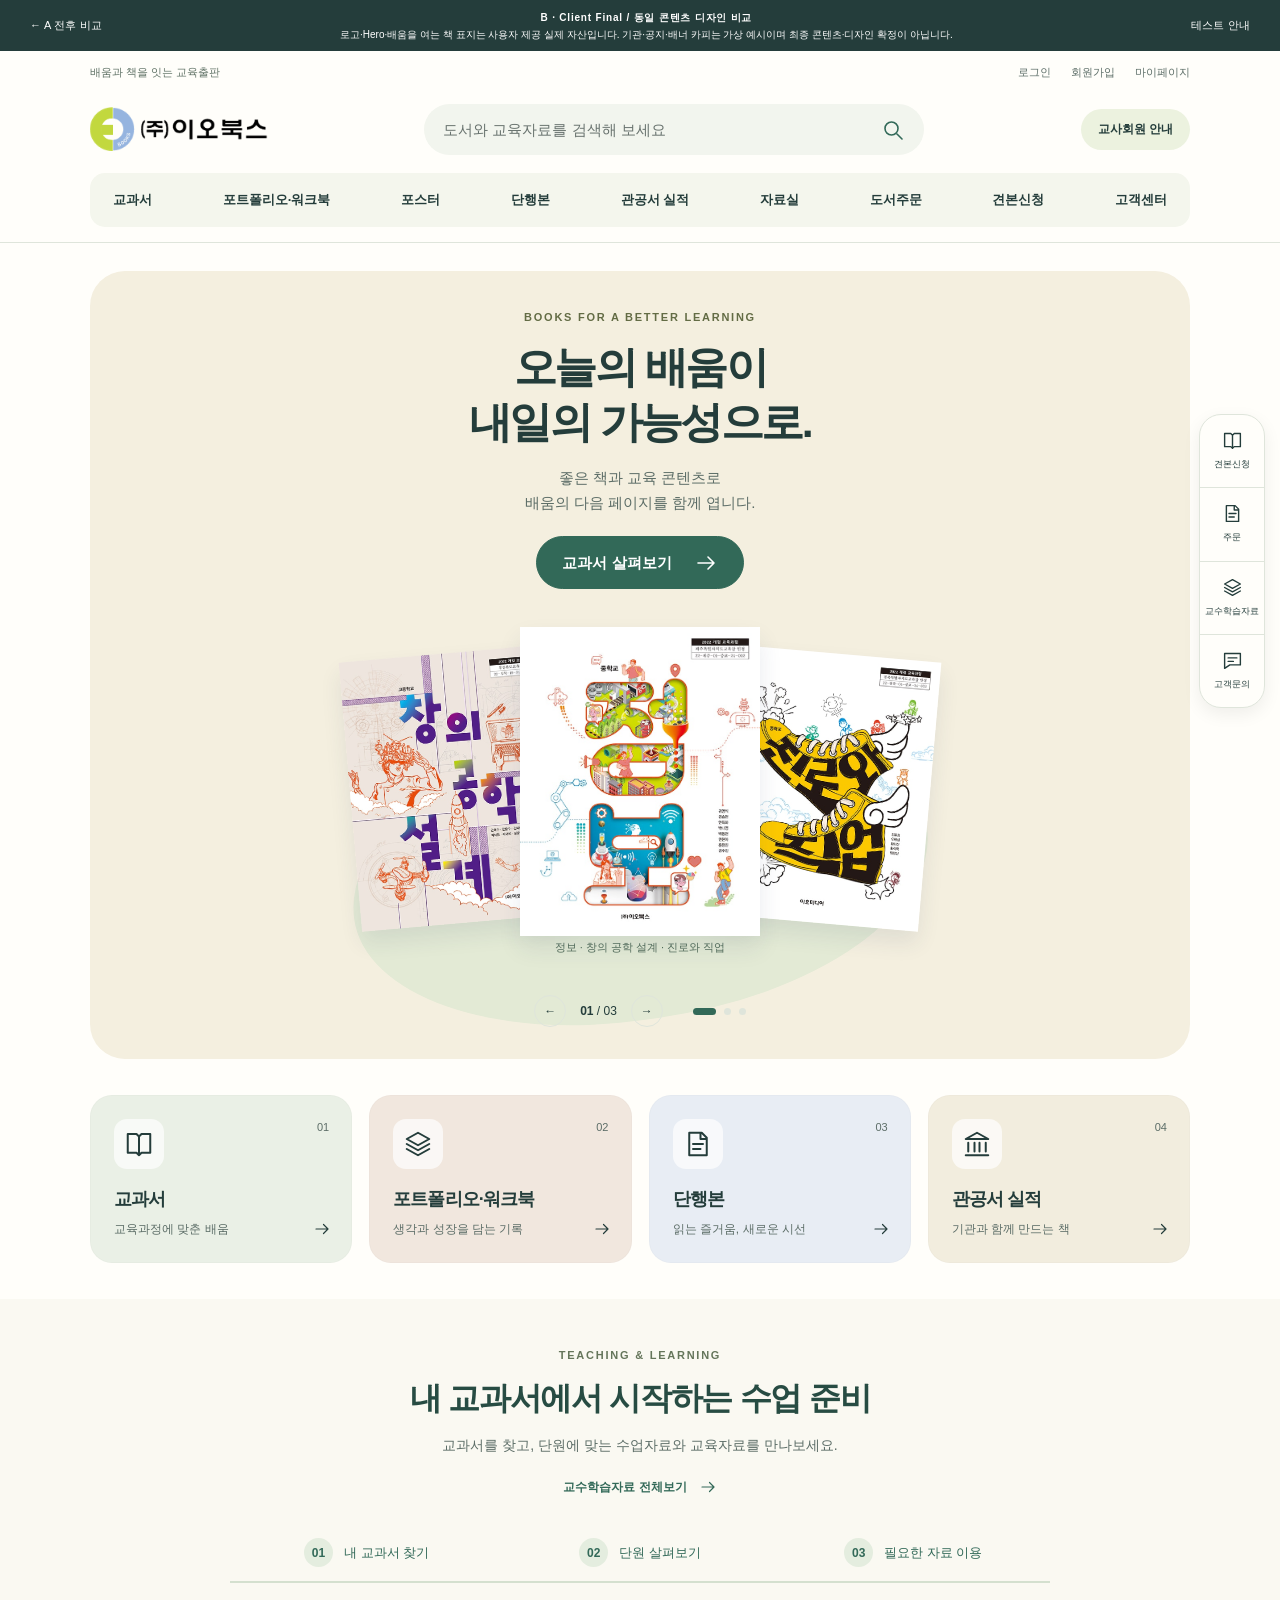
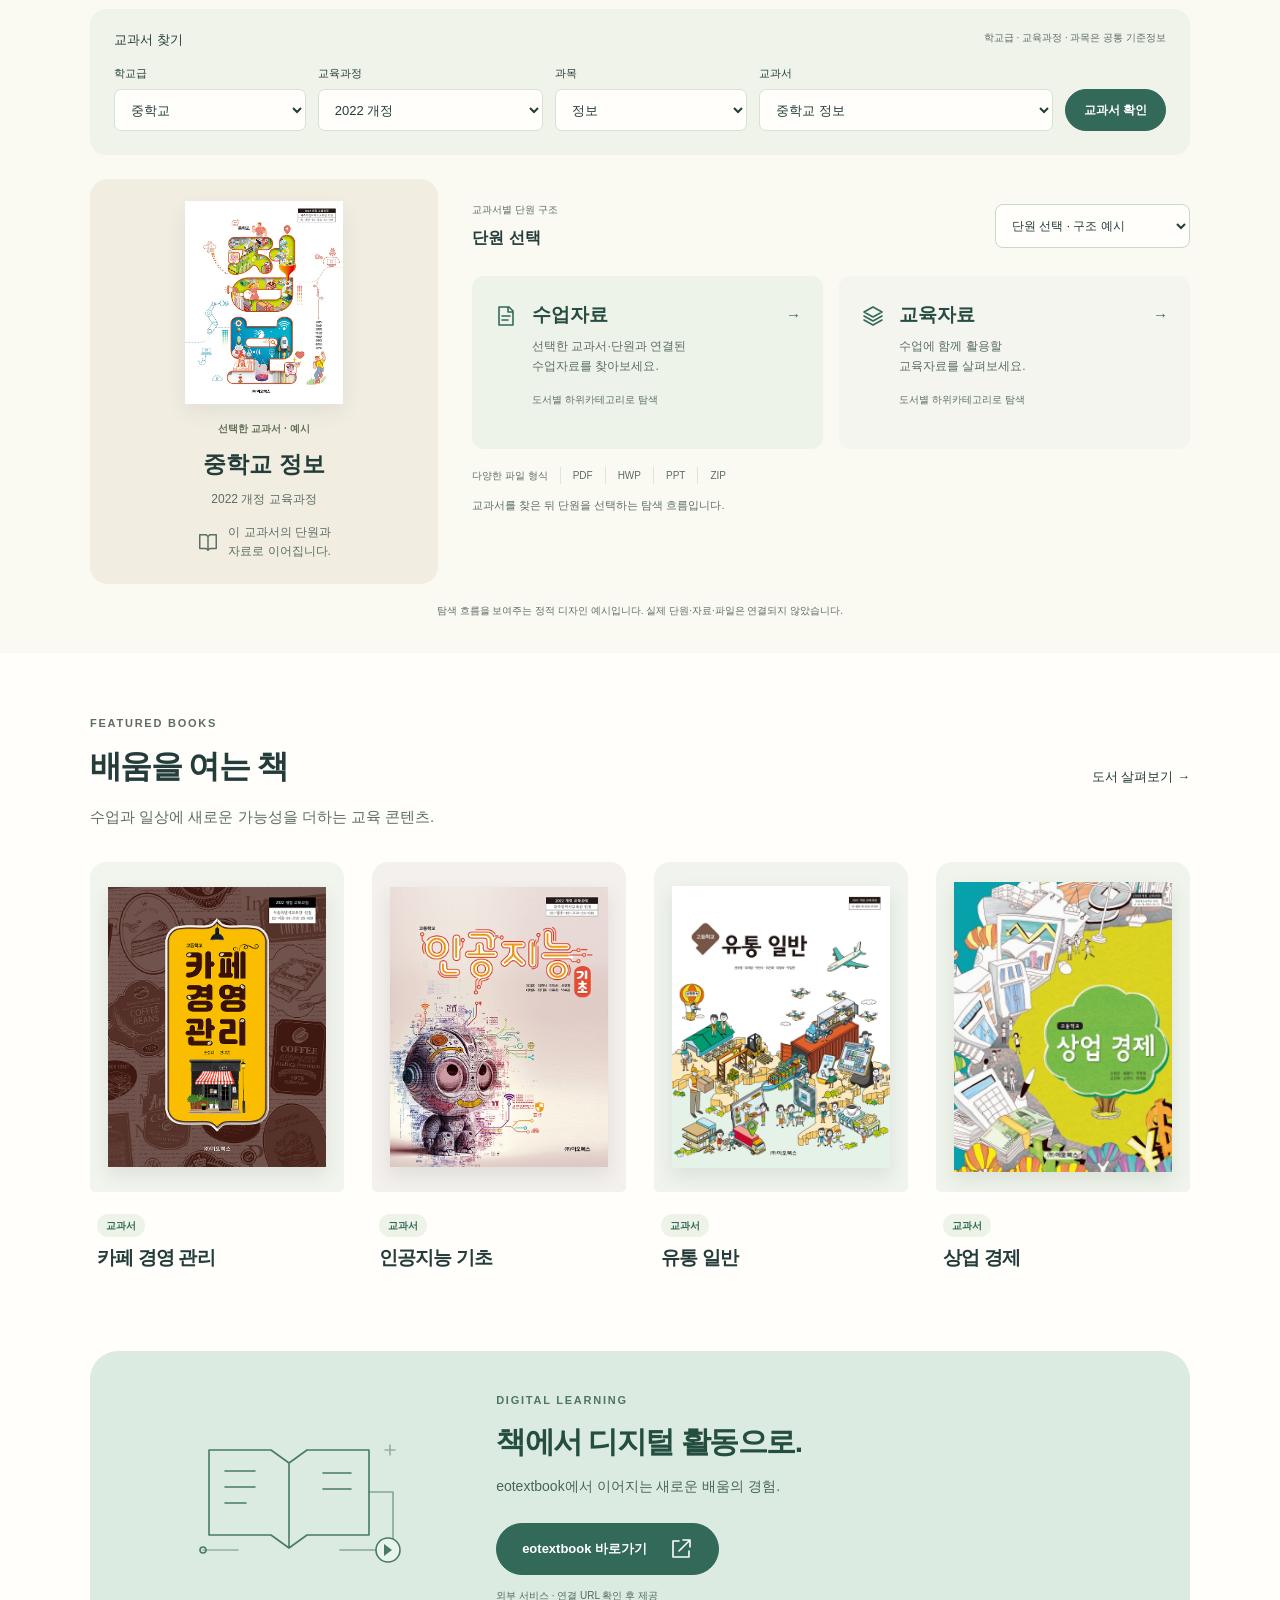
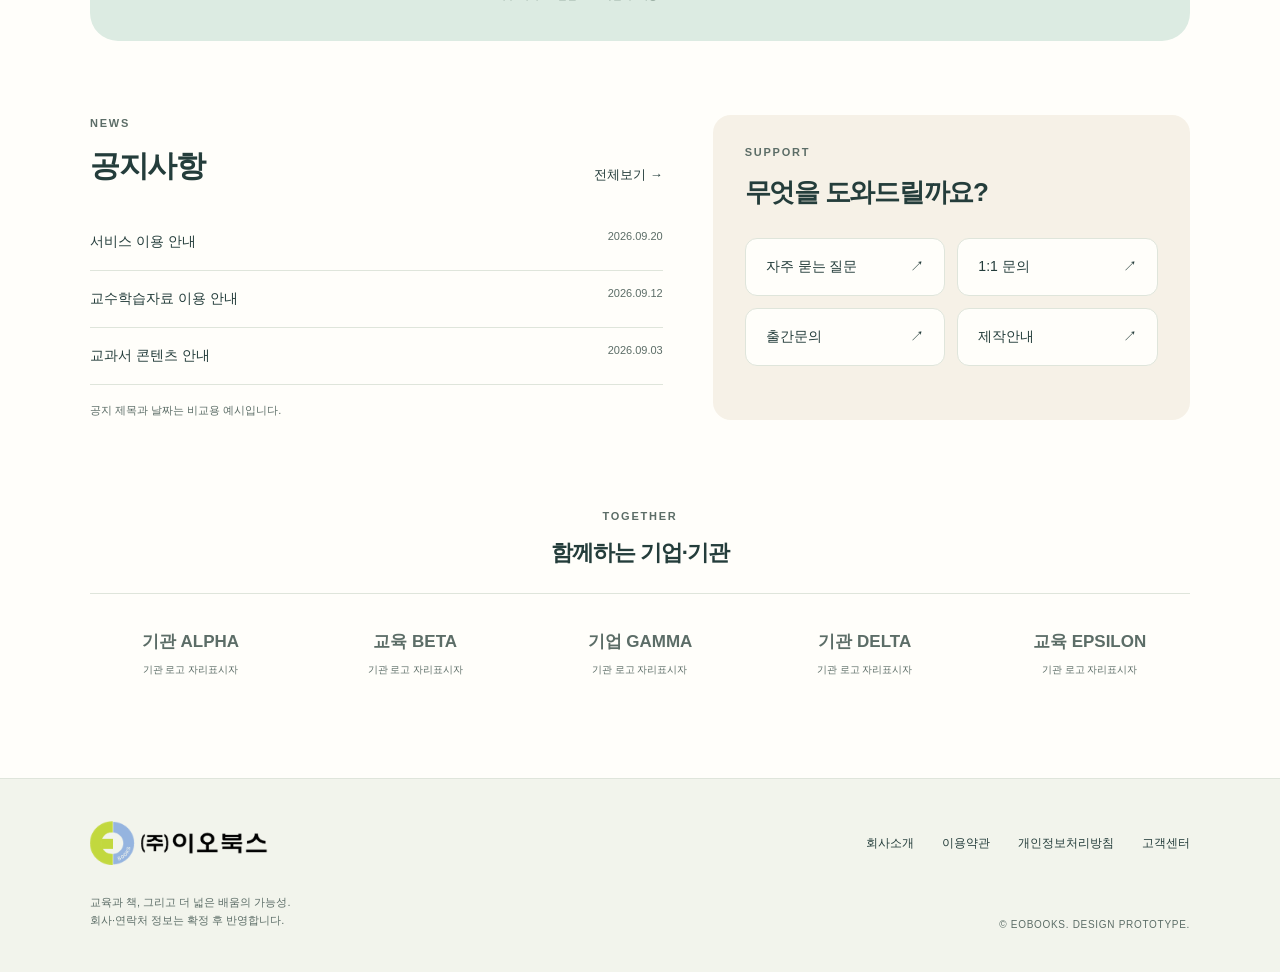
<file: concept-b-friendly/US-001-real-assets.html>
<!doctype html><html lang="ko"><head><meta charset="utf-8"><meta name="robots" content="noindex,nofollow"><meta http-equiv="refresh" content="0;url=US-001-client-final.html"><link rel="canonical" href="US-001-client-final.html"><link rel="icon" type="image/svg+xml" href="assets/favicon.svg"></head><body></body></html>
</file>
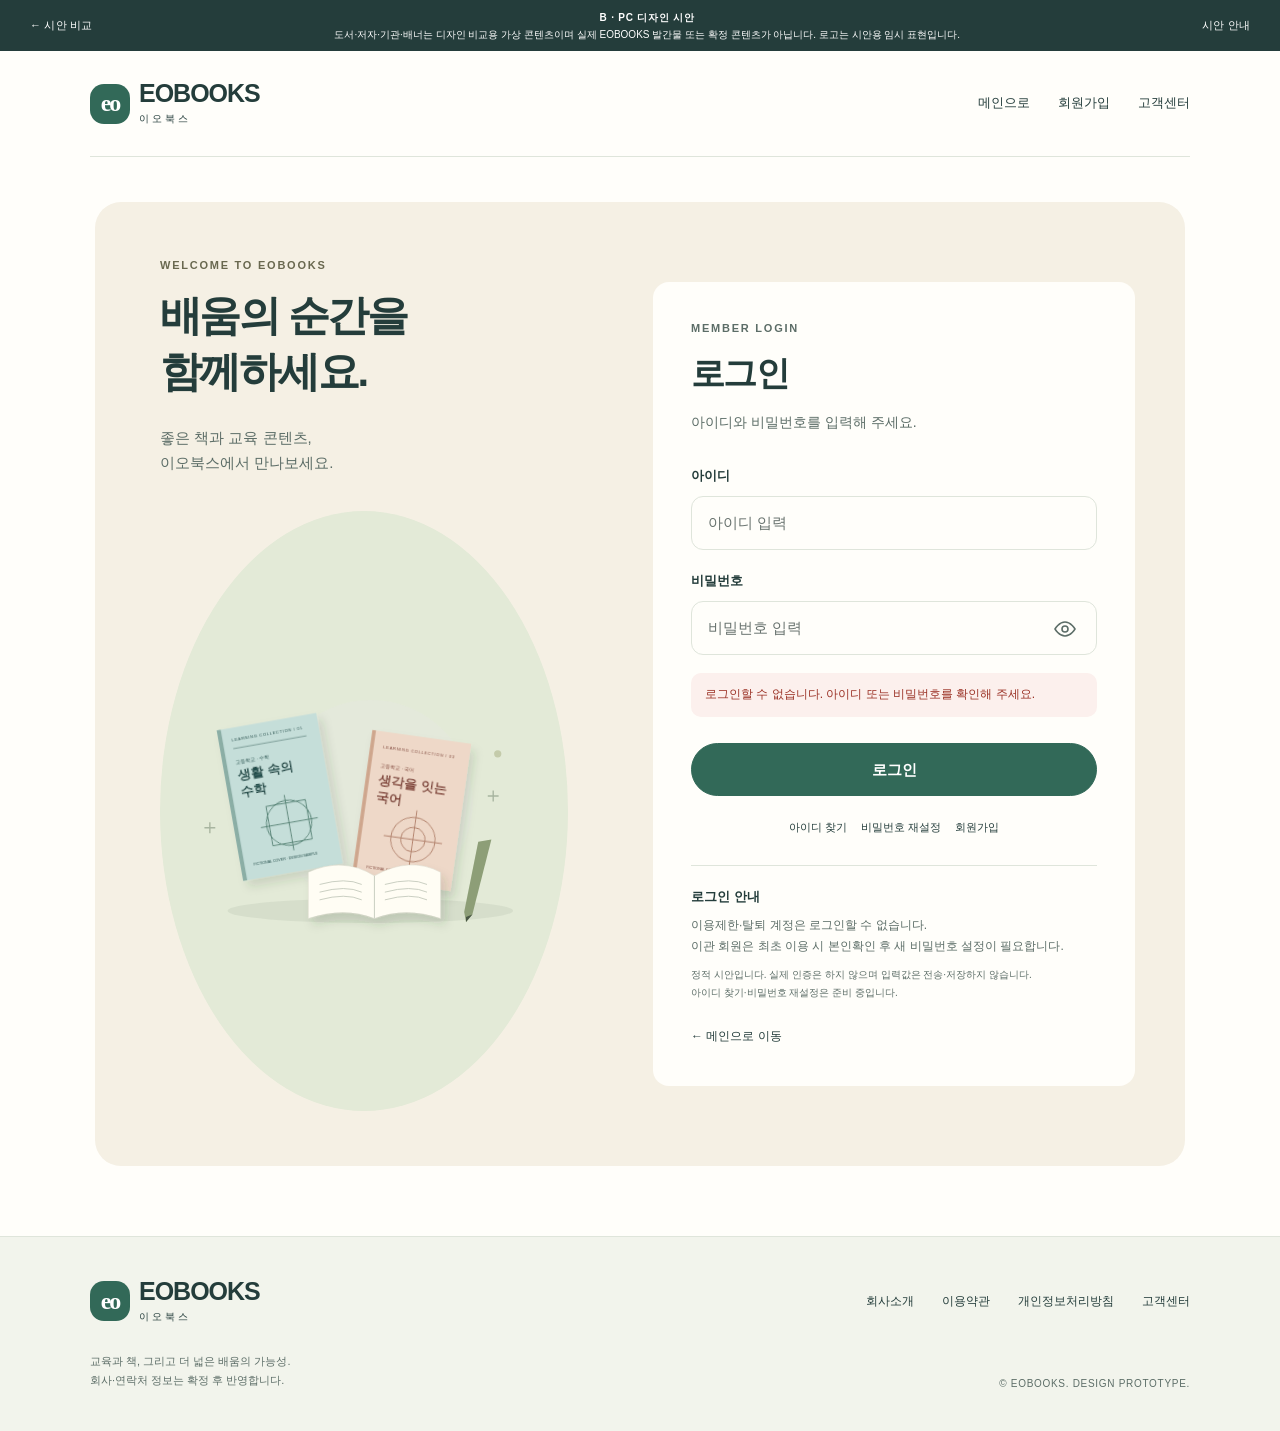
<file: concept-b-friendly/US-004.html>
<!doctype html>
<html lang="ko"><head><meta name="robots" content="noindex,nofollow"><meta charset="utf-8"><meta name="viewport" content="width=device-width, initial-scale=1"><title>로그인 | EOBOOKS B</title><link rel="icon" type="image/svg+xml" href="assets/favicon.svg"><link rel="stylesheet" href="css/design.css"><script src="js/prototype.js" defer></script></head><body class="page-004"><a class="skip-link" href="#main-content">본문 바로가기</a><div id="prototype-note" class="prototype-note"><a href="../index.html#overview">← 시안 비교</a><span><b>B · PC 디자인 시안</b><small>도서·저자·기관·배너는 디자인 비교용 가상 콘텐츠이며 실제 EOBOOKS 발간물 또는 확정 콘텐츠가 아닙니다. 로고는 시안용 임시 표현입니다.</small></span><a href="../index.html#overview">시안 안내</a></div><header class="account-header wrap"><a class="logo" href="US-001.html" aria-label="EOBOOKS 메인"><span class="logo-mark" aria-hidden="true">eo</span><span>EOBOOKS<small>이오북스</small></span></a><nav aria-label="계정 화면 메뉴"><a href="US-001.html">메인으로</a><a href="#prototype-note" class="" data-pending="회원가입 (US-002)">회원가입</a><a href="#prototype-note" class="" data-pending="고객센터 (US-028)">고객센터</a></nav></header><main id="main-content" tabindex="-1"><div class="login-layout wrap"><div class="login-welcome"><span class="eyebrow">WELCOME TO EOBOOKS</span><h2>배움의 순간을<br>함께하세요.</h2><p>좋은 책과 교육 콘텐츠,<br>이오북스에서 만나보세요.</p><img src="assets/learning-scene.svg" width="900" height="600" alt="가상 책으로 구성한 교육출판 일러스트"></div><section class="login-form-panel" aria-labelledby="login-title"><span class="eyebrow">MEMBER LOGIN</span><h1 id="login-title">로그인</h1><p class="login-intro">아이디와 비밀번호를 입력해 주세요.</p><form id="login-form" aria-describedby="login-policy" onsubmit="return false"><label for="username">아이디</label><input id="username" name="username" required maxlength="50" autocomplete="off" placeholder="아이디 입력"><label for="password">비밀번호</label><div class="password-field"><input id="password" name="password" type="password" required autocomplete="off" placeholder="비밀번호 입력"><button type="button" id="password-toggle" aria-controls="password" aria-pressed="false" aria-label="비밀번호 표시"><svg viewBox="0 0 24 24" class="icon" fill="none" stroke="currentColor" stroke-width="1.6" stroke-linecap="round" stroke-linejoin="round" aria-hidden="true"><path d="M2 12s4-7 10-7 10 7 10 7-4 7-10 7S2 12 2 12z"/><circle cx="12" cy="12" r="3"/></svg></button></div><p class="login-error" id="login-error" role="alert">로그인할 수 없습니다. 아이디 또는 비밀번호를 확인해 주세요.</p><button class="button login-submit" type="submit">로그인</button></form><nav class="login-links" aria-label="계정 지원"><a href="#prototype-note" class="" data-pending="아이디 찾기 (US-005)">아이디 찾기</a><a href="#prototype-note" class="" data-pending="비밀번호 재설정 (US-006)">비밀번호 재설정</a><a href="#prototype-note" class="" data-pending="회원가입 (US-002)">회원가입</a></nav><div class="login-policy" id="login-policy"><h2>로그인 안내</h2><p>이용제한·탈퇴 계정은 로그인할 수 없습니다.<br>이관 회원은 최초 이용 시 본인확인 후 새 비밀번호 설정이 필요합니다.</p><small>정적 시안입니다. 실제 인증은 하지 않으며 입력값은 전송·저장하지 않습니다.<br>아이디 찾기·비밀번호 재설정은 준비 중입니다.</small></div><a class="back-main" href="US-001.html">← 메인으로 이동</a></section></div></main><footer class="site-footer"><div class="wrap footer-top"><a class="logo" href="US-001.html" aria-label="EOBOOKS 메인"><span class="logo-mark" aria-hidden="true">eo</span><span>EOBOOKS<small>이오북스</small></span></a><nav aria-label="하단 메뉴"><a href="#prototype-note" class="" data-pending="회사소개 (US-038)">회사소개</a><a href="#prototype-note" class="" data-pending="이용약관">이용약관</a><a href="#prototype-note" class="" data-pending="개인정보처리방침">개인정보처리방침</a><a href="#prototype-note" class="" data-pending="고객센터 (US-028)">고객센터</a></nav></div><div class="wrap footer-bottom"><p>교육과 책, 그리고 더 넓은 배움의 가능성.<br>회사·연락처 정보는 확정 후 반영합니다.</p><span>© EOBOOKS. DESIGN PROTOTYPE.</span></div></footer><dialog id="demo-dialog" aria-labelledby="dialog-title"><h2 id="dialog-title">디자인 시안 안내</h2><p id="dialog-message"></p><form method="dialog"><button class="button">확인</button></form></dialog></body></html>
</file>
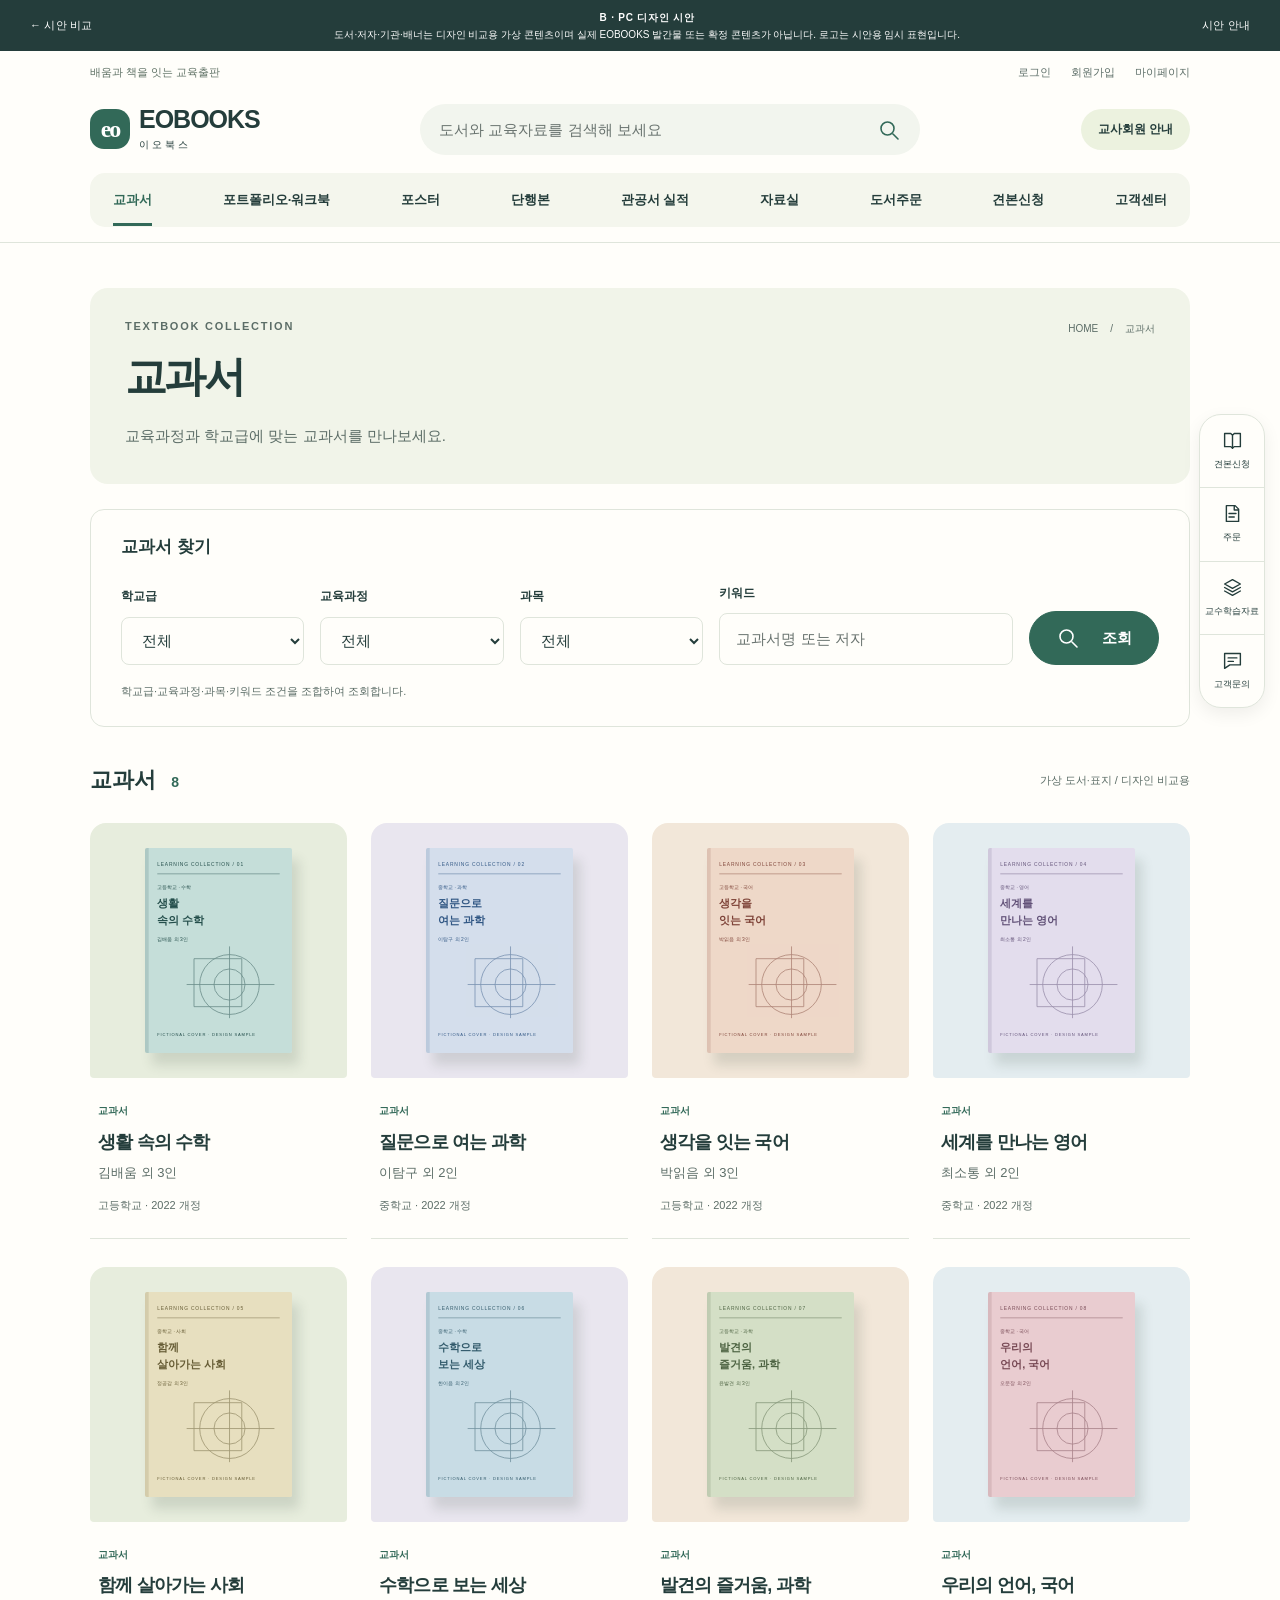
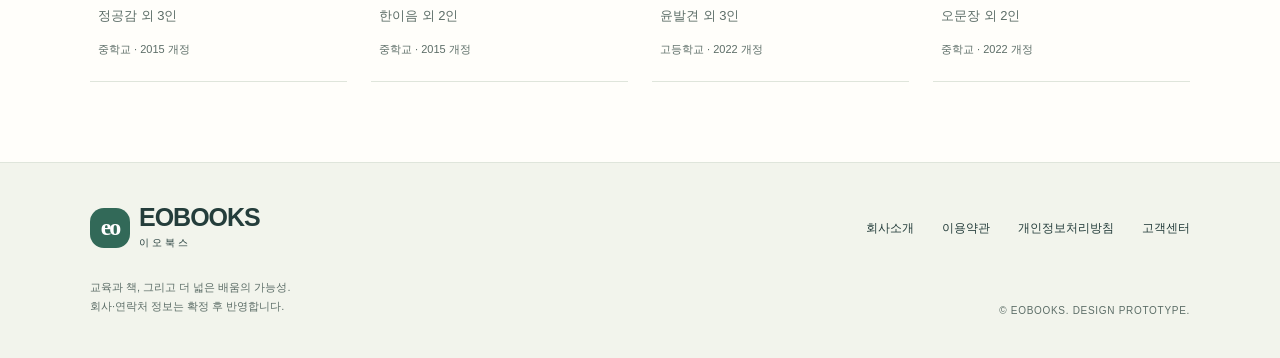
<file: concept-b-friendly/US-034-real-assets.html>
<!doctype html>
<html lang="ko"><head><meta name="robots" content="noindex,nofollow"><meta charset="utf-8"><meta http-equiv="refresh" content="0; url=US-034.html"><link rel="canonical" href="US-034.html"><title>EOBOOKS compatibility redirect</title><link rel="icon" type="image/svg+xml" href="assets/favicon.svg"></head><body></body></html>
</file>
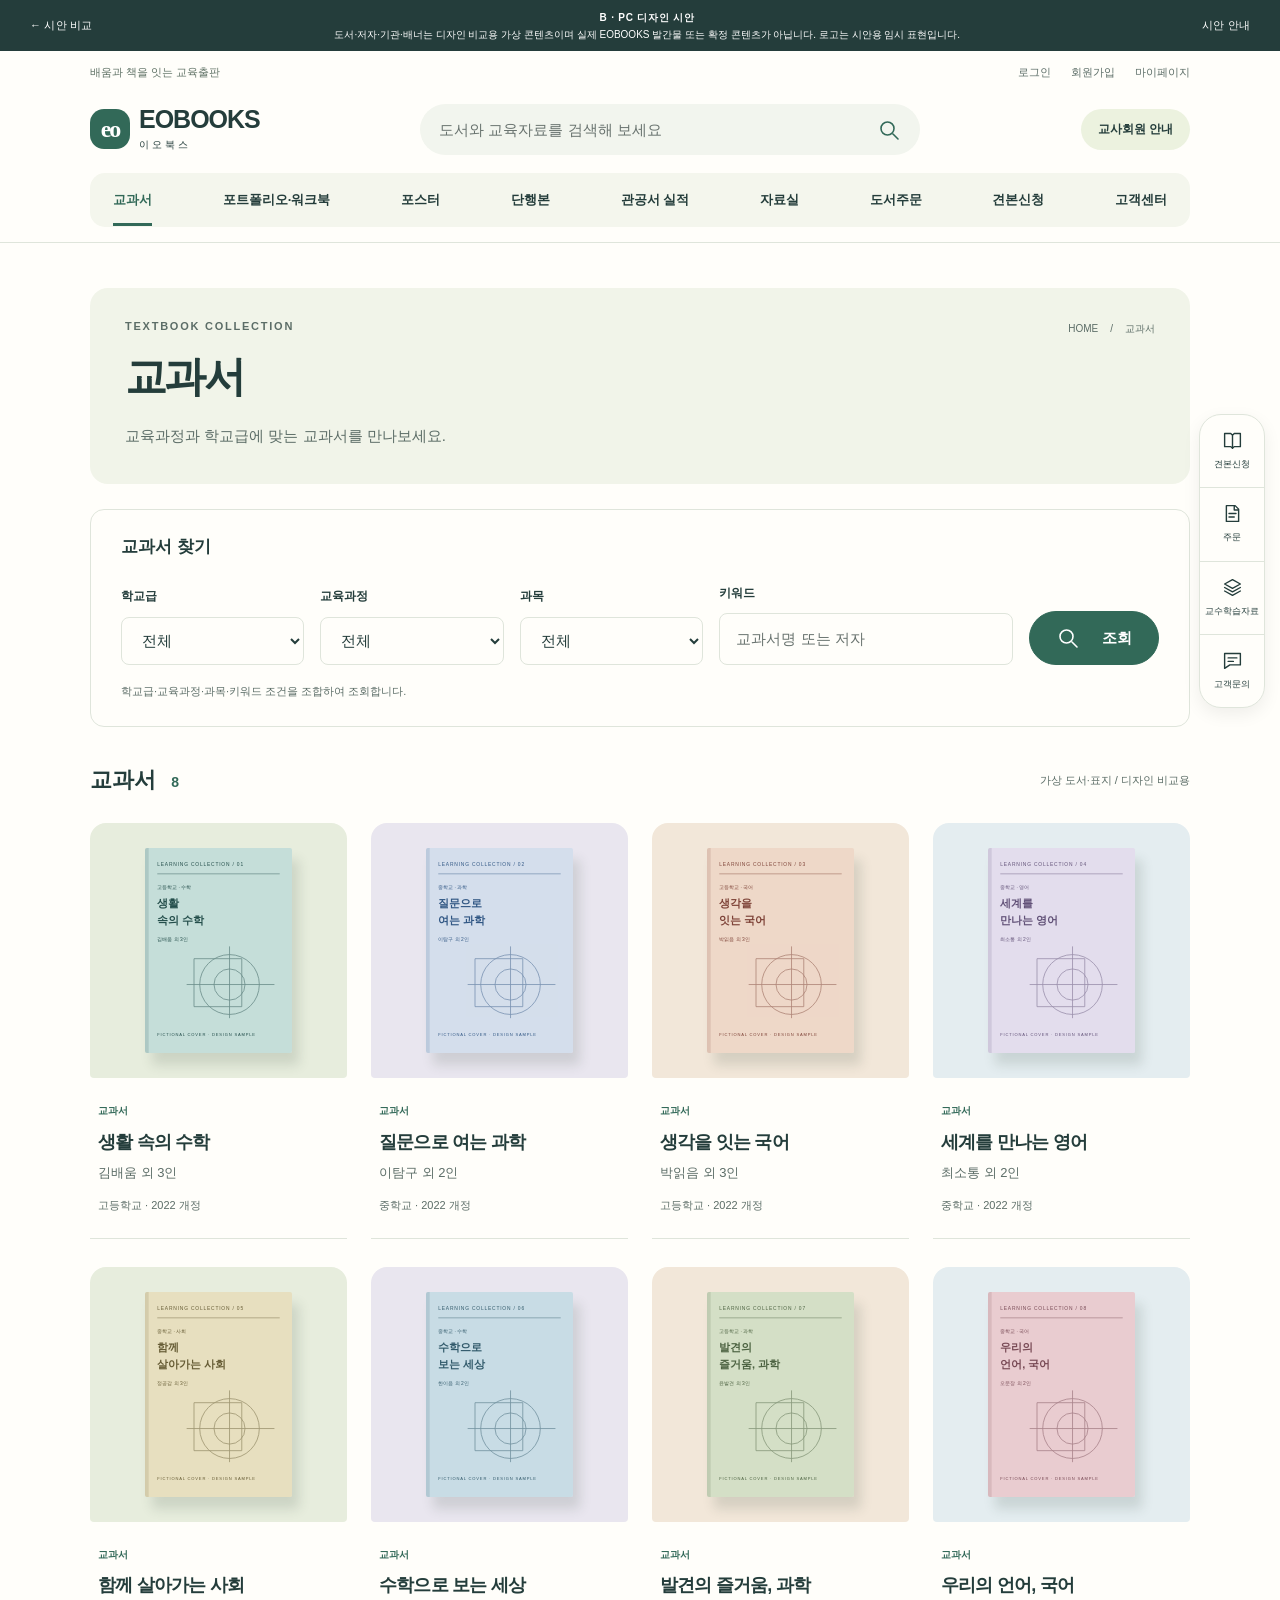
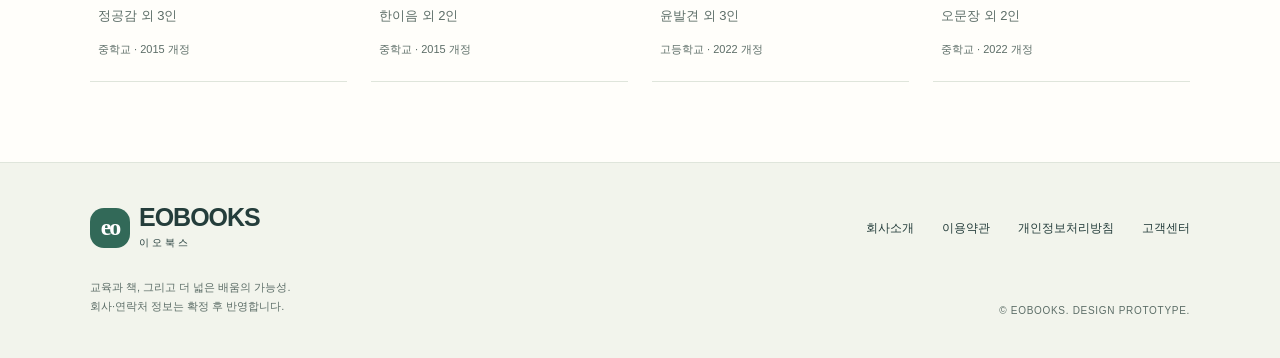
<file: concept-b-friendly/US-034.html>
<!doctype html>
<html lang="ko"><head><meta name="robots" content="noindex,nofollow"><meta charset="utf-8"><meta name="viewport" content="width=device-width, initial-scale=1"><title>교과서 목록 | EOBOOKS B</title><link rel="icon" type="image/svg+xml" href="assets/favicon.svg"><link rel="stylesheet" href="css/design.css"><script src="js/prototype.js" defer></script></head><body class="page-034"><a class="skip-link" href="#main-content">본문 바로가기</a><div id="prototype-note" class="prototype-note"><a href="../index.html#overview">← 시안 비교</a><span><b>B · PC 디자인 시안</b><small>도서·저자·기관·배너는 디자인 비교용 가상 콘텐츠이며 실제 EOBOOKS 발간물 또는 확정 콘텐츠가 아닙니다. 로고는 시안용 임시 표현입니다.</small></span><a href="../index.html#overview">시안 안내</a></div><header class="site-header"><div class="utility wrap"><span>배움과 책을 잇는 교육출판</span><nav aria-label="회원 메뉴"><a href="US-004.html">로그인</a><a href="#prototype-note" class="" data-pending="회원가입 (US-002)">회원가입</a><a href="#prototype-note" class="" data-pending="마이페이지 (US-007)">마이페이지</a></nav></div><div class="header-core wrap"><a class="logo" href="US-001.html" aria-label="EOBOOKS 메인"><span class="logo-mark" aria-hidden="true">eo</span><span>EOBOOKS<small>이오북스</small></span></a><form class="global-search" aria-label="통합검색" data-search><label class="sr-only" for="global-keyword">통합검색어</label><input id="global-keyword" name="q" placeholder="도서와 교육자료를 검색해 보세요" required maxlength="100"><button aria-label="통합검색 실행"><svg viewBox="0 0 24 24" class="icon" fill="none" stroke="currentColor" stroke-width="1.6" stroke-linecap="round" stroke-linejoin="round" aria-hidden="true"><circle cx="10.5" cy="10.5" r="6.5"/><path d="m16 16 5 5"/></svg></button></form><a href="#prototype-note" class="teacher-link" data-pending="교사회원 안내 (US-003)">교사회원 안내</a></div><nav class="gnb wrap" aria-label="주요 서비스"><a href="US-034.html" aria-current="page">교과서</a><a href="#prototype-note" class="" data-pending="포트폴리오·워크북 (US-019)">포트폴리오·워크북</a><a href="#prototype-note" class="" data-pending="포스터 (US-039)">포스터</a><a href="#prototype-note" class="" data-pending="단행본 (US-021)">단행본</a><a href="#prototype-note" class="" data-pending="관공서 실적 (US-033)">관공서 실적</a><a href="#prototype-note" class="" data-pending="자료실 (US-015)">자료실</a><a href="#prototype-note" class="" data-pending="도서주문 (US-023)">도서주문</a><a href="#prototype-note" class="" data-pending="견본신청 (US-024)">견본신청</a><a href="#prototype-note" class="" data-pending="고객센터 (US-028)">고객센터</a></nav></header><main id="main-content" tabindex="-1"><div class="catalog wrap"><div class="list-heading"><nav class="breadcrumb" aria-label="현재 위치"><a href="US-001.html">HOME</a><span aria-hidden="true">/</span><span aria-current="page">교과서</span></nav><span class="eyebrow">TEXTBOOK COLLECTION</span><h1>교과서</h1><p>교육과정과 학교급에 맞는 교과서를 만나보세요.</p></div><div class="catalog-body"><form class="filter" id="filter-form" aria-label="교과서 목록 검색"><h2 class="filter-title">교과서 찾기</h2><div class="field"><label for="school">학교급</label><select name="school" id="school"><option value="">전체</option><option>고등학교</option><option>중학교</option></select></div><div class="field"><label for="curriculum">교육과정</label><select name="curriculum" id="curriculum"><option value="">전체</option><option>2022 개정</option><option>2015 개정</option></select></div><div class="field"><label for="subject">과목</label><select name="subject" id="subject"><option value="">전체</option><option>국어</option><option>영어</option><option>수학</option><option>과학</option><option>사회</option></select></div><div class="field keyword-field"><label for="keyword">키워드</label><input id="keyword" name="keyword" placeholder="교과서명 또는 저자" maxlength="100"></div><button class="button" type="submit"><svg viewBox="0 0 24 24" class="icon" fill="none" stroke="currentColor" stroke-width="1.6" stroke-linecap="round" stroke-linejoin="round" aria-hidden="true"><circle cx="10.5" cy="10.5" r="6.5"/><path d="m16 16 5 5"/></svg>조회</button><p class="filter-note">학교급·교육과정·과목·키워드 조건을 조합하여 조회합니다.</p></form><section class="results" aria-labelledby="result-title"><div class="result-head"><h2 id="result-title">교과서 <span id="result-count">8</span></h2><p>가상 도서·표지 / 디자인 비교용</p></div><div class="book-grid"><article class="book-card" data-book data-school="고등학교" data-curriculum="2022 개정" data-subject="수학" data-title="생활 속의 수학 김배움 외 3인"><a href="#prototype-note" data-pending="생활 속의 수학 상세 (US-035)" class="book-link"><div class="cover-stage"><img src="assets/cover-01.svg" width="360" height="500" alt="생활 속의 수학 가상 표지" loading="lazy"><span class="cover-serial" aria-hidden="true">01</span></div><div class="book-meta"><span class="tag">교과서</span><h3>생활 속의 수학</h3><p>김배움 외 3인</p><span class="book-extra">고등학교 · 2022 개정</span></div></a></article><article class="book-card" data-book data-school="중학교" data-curriculum="2022 개정" data-subject="과학" data-title="질문으로 여는 과학 이탐구 외 2인"><a href="#prototype-note" data-pending="질문으로 여는 과학 상세 (US-035)" class="book-link"><div class="cover-stage"><img src="assets/cover-02.svg" width="360" height="500" alt="질문으로 여는 과학 가상 표지" loading="lazy"><span class="cover-serial" aria-hidden="true">02</span></div><div class="book-meta"><span class="tag">교과서</span><h3>질문으로 여는 과학</h3><p>이탐구 외 2인</p><span class="book-extra">중학교 · 2022 개정</span></div></a></article><article class="book-card" data-book data-school="고등학교" data-curriculum="2022 개정" data-subject="국어" data-title="생각을 잇는 국어 박읽음 외 3인"><a href="#prototype-note" data-pending="생각을 잇는 국어 상세 (US-035)" class="book-link"><div class="cover-stage"><img src="assets/cover-03.svg" width="360" height="500" alt="생각을 잇는 국어 가상 표지" loading="lazy"><span class="cover-serial" aria-hidden="true">03</span></div><div class="book-meta"><span class="tag">교과서</span><h3>생각을 잇는 국어</h3><p>박읽음 외 3인</p><span class="book-extra">고등학교 · 2022 개정</span></div></a></article><article class="book-card" data-book data-school="중학교" data-curriculum="2022 개정" data-subject="영어" data-title="세계를 만나는 영어 최소통 외 2인"><a href="#prototype-note" data-pending="세계를 만나는 영어 상세 (US-035)" class="book-link"><div class="cover-stage"><img src="assets/cover-04.svg" width="360" height="500" alt="세계를 만나는 영어 가상 표지" loading="lazy"><span class="cover-serial" aria-hidden="true">04</span></div><div class="book-meta"><span class="tag">교과서</span><h3>세계를 만나는 영어</h3><p>최소통 외 2인</p><span class="book-extra">중학교 · 2022 개정</span></div></a></article><article class="book-card" data-book data-school="중학교" data-curriculum="2015 개정" data-subject="사회" data-title="함께 살아가는 사회 정공감 외 3인"><a href="#prototype-note" data-pending="함께 살아가는 사회 상세 (US-035)" class="book-link"><div class="cover-stage"><img src="assets/cover-05.svg" width="360" height="500" alt="함께 살아가는 사회 가상 표지" loading="lazy"><span class="cover-serial" aria-hidden="true">05</span></div><div class="book-meta"><span class="tag">교과서</span><h3>함께 살아가는 사회</h3><p>정공감 외 3인</p><span class="book-extra">중학교 · 2015 개정</span></div></a></article><article class="book-card" data-book data-school="중학교" data-curriculum="2015 개정" data-subject="수학" data-title="수학으로 보는 세상 한이음 외 2인"><a href="#prototype-note" data-pending="수학으로 보는 세상 상세 (US-035)" class="book-link"><div class="cover-stage"><img src="assets/cover-06.svg" width="360" height="500" alt="수학으로 보는 세상 가상 표지" loading="lazy"><span class="cover-serial" aria-hidden="true">06</span></div><div class="book-meta"><span class="tag">교과서</span><h3>수학으로 보는 세상</h3><p>한이음 외 2인</p><span class="book-extra">중학교 · 2015 개정</span></div></a></article><article class="book-card" data-book data-school="고등학교" data-curriculum="2022 개정" data-subject="과학" data-title="발견의 즐거움, 과학 윤발견 외 3인"><a href="#prototype-note" data-pending="발견의 즐거움, 과학 상세 (US-035)" class="book-link"><div class="cover-stage"><img src="assets/cover-07.svg" width="360" height="500" alt="발견의 즐거움, 과학 가상 표지" loading="lazy"><span class="cover-serial" aria-hidden="true">07</span></div><div class="book-meta"><span class="tag">교과서</span><h3>발견의 즐거움, 과학</h3><p>윤발견 외 3인</p><span class="book-extra">고등학교 · 2022 개정</span></div></a></article><article class="book-card" data-book data-school="중학교" data-curriculum="2022 개정" data-subject="국어" data-title="우리의 언어, 국어 오문장 외 2인"><a href="#prototype-note" data-pending="우리의 언어, 국어 상세 (US-035)" class="book-link"><div class="cover-stage"><img src="assets/cover-08.svg" width="360" height="500" alt="우리의 언어, 국어 가상 표지" loading="lazy"><span class="cover-serial" aria-hidden="true">08</span></div><div class="book-meta"><span class="tag">교과서</span><h3>우리의 언어, 국어</h3><p>오문장 외 2인</p><span class="book-extra">중학교 · 2022 개정</span></div></a></article></div><div class="empty-state" id="empty-state" hidden><span><svg viewBox="0 0 24 24" class="icon" fill="none" stroke="currentColor" stroke-width="1.6" stroke-linecap="round" stroke-linejoin="round" aria-hidden="true"><circle cx="10.5" cy="10.5" r="6.5"/><path d="m16 16 5 5"/></svg></span><h3>조회된 교과서가 없습니다.</h3><p>검색 또는 필터 조건을 확인해 주세요.</p></div><p class="sr-only" id="result-status" role="status" aria-live="polite"></p></section></div></div></main><footer class="site-footer"><div class="wrap footer-top"><a class="logo" href="US-001.html" aria-label="EOBOOKS 메인"><span class="logo-mark" aria-hidden="true">eo</span><span>EOBOOKS<small>이오북스</small></span></a><nav aria-label="하단 메뉴"><a href="#prototype-note" class="" data-pending="회사소개 (US-038)">회사소개</a><a href="#prototype-note" class="" data-pending="이용약관">이용약관</a><a href="#prototype-note" class="" data-pending="개인정보처리방침">개인정보처리방침</a><a href="#prototype-note" class="" data-pending="고객센터 (US-028)">고객센터</a></nav></div><div class="wrap footer-bottom"><p>교육과 책, 그리고 더 넓은 배움의 가능성.<br>회사·연락처 정보는 확정 후 반영합니다.</p><span>© EOBOOKS. DESIGN PROTOTYPE.</span></div></footer><aside class="quick" aria-label="빠른 서비스"><a href="#prototype-note" class="" data-pending="견본신청 (US-024)"><svg viewBox="0 0 24 24" class="icon" fill="none" stroke="currentColor" stroke-width="1.6" stroke-linecap="round" stroke-linejoin="round" aria-hidden="true"><path d="M3 4h7l2 2 2-2h7v15h-7l-2 2-2-2H3zM12 6v15"/></svg><span>견본신청</span></a><a href="#prototype-note" class="" data-pending="주문 (US-023)"><svg viewBox="0 0 24 24" class="icon" fill="none" stroke="currentColor" stroke-width="1.6" stroke-linecap="round" stroke-linejoin="round" aria-hidden="true"><path d="M5 3h10l4 4v14H5zM14 3v5h5M8 12h8M8 16h6"/></svg><span>주문</span></a><a href="#prototype-note" class="" data-pending="교수학습자료 (US-015)"><svg viewBox="0 0 24 24" class="icon" fill="none" stroke="currentColor" stroke-width="1.6" stroke-linecap="round" stroke-linejoin="round" aria-hidden="true"><path d="m12 3 9 5-9 5-9-5 9-5zm-9 9 9 5 9-5M3 16l9 5 9-5"/></svg><span>교수학습자료</span></a><a href="#prototype-note" class="" data-pending="고객문의 (US-032)"><svg viewBox="0 0 24 24" class="icon" fill="none" stroke="currentColor" stroke-width="1.6" stroke-linecap="round" stroke-linejoin="round" aria-hidden="true"><path d="M3 4h18v13H9l-6 4V4zM7 9h10M7 13h6"/></svg><span>고객문의</span></a></aside><dialog id="demo-dialog" aria-labelledby="dialog-title"><h2 id="dialog-title">디자인 시안 안내</h2><p id="dialog-message"></p><form method="dialog"><button class="button">확인</button></form></dialog></body></html>
</file>
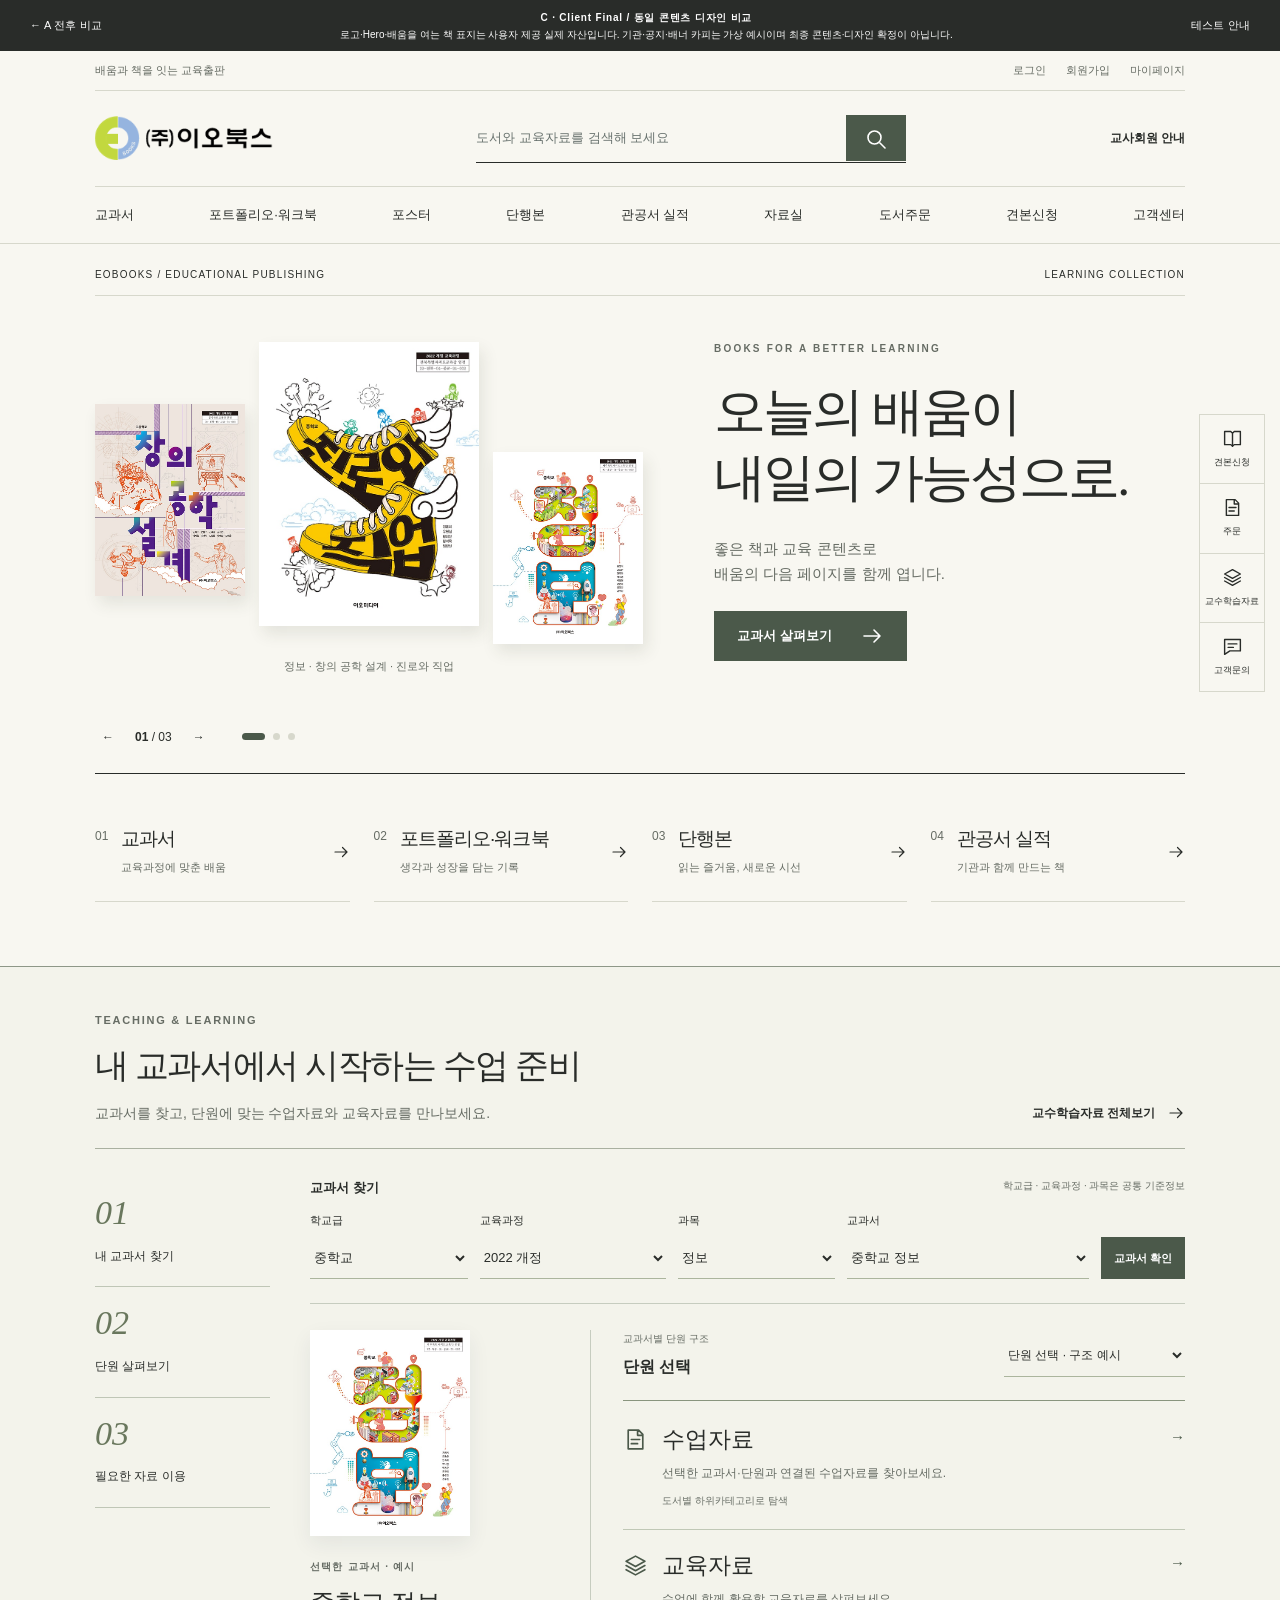
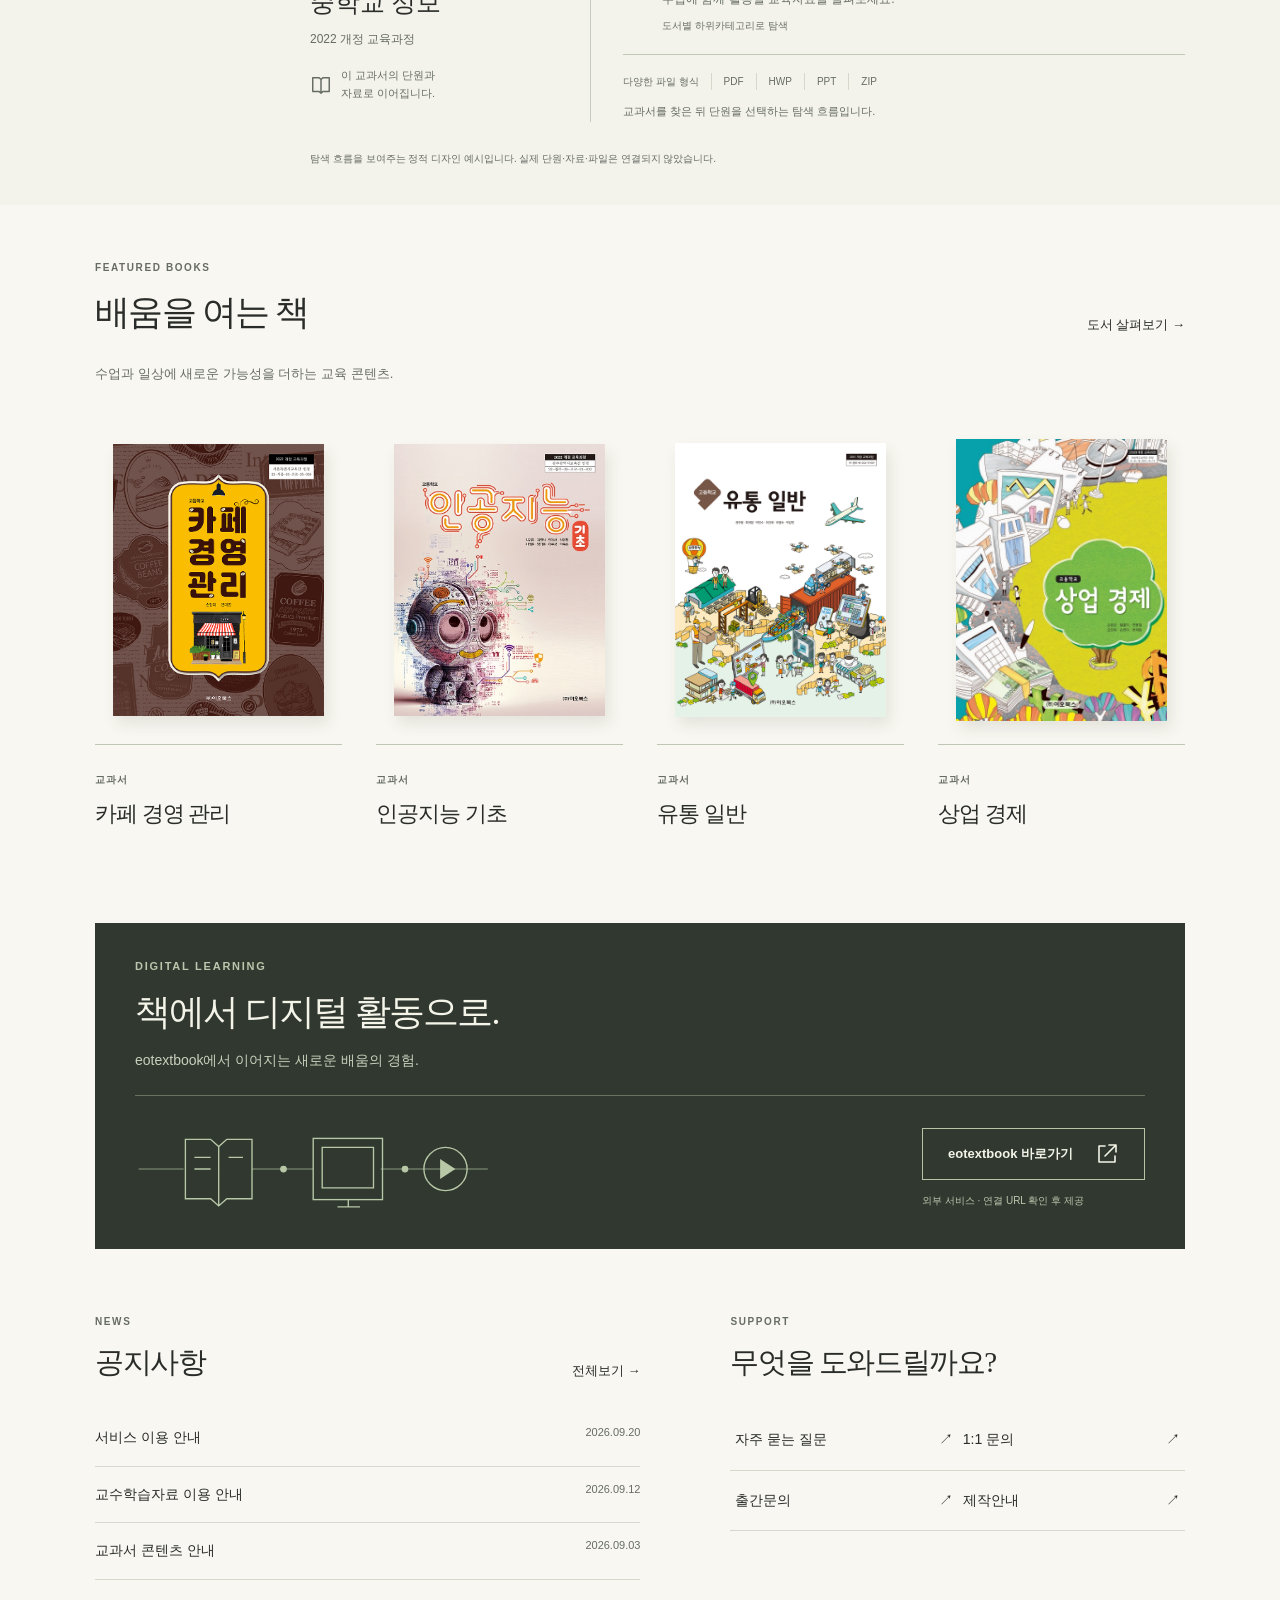
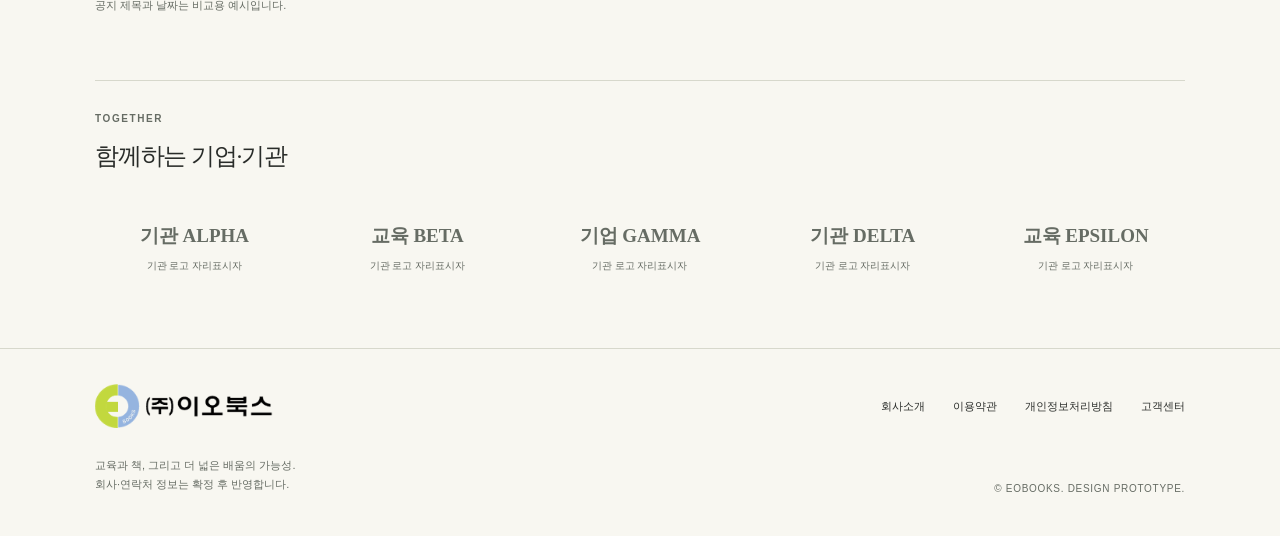
<file: concept-c-editorial/US-001-client-final.html>
<!doctype html>
<html lang="ko"><head><meta name="robots" content="noindex,nofollow"><meta charset="utf-8"><meta name="viewport" content="width=device-width, initial-scale=1"><title>고객사 동등화 · 메인 | EOBOOKS C</title><link rel="icon" type="image/svg+xml" href="assets/favicon.svg"><link rel="stylesheet" href="css/design.css"><script src="js/prototype.js" defer></script><link rel="stylesheet" href="css/client-final.css"><script src="js/teacher-client.js" defer></script></head><body class="page-001"><a class="skip-link" href="#main-content">본문 바로가기</a><div id="prototype-note" class="prototype-note"><a href="../index.html#full-comparison">← A 전후 비교</a><span><b>C · Client Final / 동일 콘텐츠 디자인 비교</b><small>로고·Hero·배움을 여는 책 표지는 사용자 제공 실제 자산입니다. 기관·공지·배너 카피는 가상 예시이며 최종 콘텐츠·디자인 확정이 아닙니다.</small></span><a href="../index.html#overview">테스트 안내</a></div><header class="site-header"><div class="utility wrap"><span>배움과 책을 잇는 교육출판</span><nav aria-label="회원 메뉴"><a href="US-004.html">로그인</a><a href="#prototype-note" class="" data-pending="회원가입 (US-002)">회원가입</a><a href="#prototype-note" class="" data-pending="마이페이지 (US-007)">마이페이지</a></nav></div><div class="header-core wrap"><a class="logo real-logo" href="US-001-real-assets.html" aria-label="이오북스 메인"><span class="real-logo-viewport"><img src="../concept-a-modern/assets/eobooks-logo.png" width="642" height="113" alt="(주)이오북스"></span></a><form class="global-search" aria-label="통합검색" data-search><label class="sr-only" for="global-keyword">통합검색어</label><input id="global-keyword" name="q" placeholder="도서와 교육자료를 검색해 보세요" required maxlength="100"><button aria-label="통합검색 실행"><svg viewBox="0 0 24 24" class="icon" fill="none" stroke="currentColor" stroke-width="1.6" stroke-linecap="round" stroke-linejoin="round" aria-hidden="true"><circle cx="10.5" cy="10.5" r="6.5"/><path d="m16 16 5 5"/></svg></button></form><a href="#prototype-note" class="teacher-link" data-pending="교사회원 안내 (US-003)">교사회원 안내</a></div><nav class="gnb wrap" aria-label="주요 서비스"><a href="US-034.html">교과서</a><a href="#prototype-note" class="" data-pending="포트폴리오·워크북 (US-019)">포트폴리오·워크북</a><a href="#prototype-note" class="" data-pending="포스터 (US-039)">포스터</a><a href="#prototype-note" class="" data-pending="단행본 (US-021)">단행본</a><a href="#prototype-note" class="" data-pending="관공서 실적 (US-033)">관공서 실적</a><a href="#prototype-note" class="" data-pending="자료실 (US-015)">자료실</a><a href="#prototype-note" class="" data-pending="도서주문 (US-023)">도서주문</a><a href="#prototype-note" class="" data-pending="견본신청 (US-024)">견본신청</a><a href="#prototype-note" class="" data-pending="고객센터 (US-028)">고객센터</a></nav></header><main id="main-content" tabindex="-1"><section class="hero wrap" aria-label="메인 배너"><div class="hero-running"><span>EOBOOKS / EDUCATIONAL PUBLISHING</span><span>LEARNING COLLECTION</span></div><div class="hero-copy" id="hero-copy"><span class="eyebrow">BOOKS FOR A BETTER LEARNING</span><h1>오늘의 배움이<br>내일의 가능성으로.</h1><p>좋은 책과 교육 콘텐츠로<br>배움의 다음 페이지를 함께 엽니다.</p><a class="button" href="US-034-real-assets.html">교과서 살펴보기 <svg viewBox="0 0 24 24" class="icon" fill="none" stroke="currentColor" stroke-width="1.6" stroke-linecap="round" stroke-linejoin="round" aria-hidden="true"><path d="M4 12h16m-6-6 6 6-6 6"/></svg></a></div><div class="hero-art hero-art-client"><div class="client-book-scene" aria-label="실제 교과서 세 권"><div class="composition-book book-left"><img src="../concept-a-modern/assets/15.-창의공학-표지.jpg" width="595" height="765" alt="사용자 제공 실제 고등학교 창의 공학 설계 교과서 표지"></div><div class="composition-book book-right"><img src="../concept-a-modern/assets/10.-중_미디어_진로와-직업-표지.jpg" width="595" height="765" alt="사용자 제공 실제 중학교 진로와 직업 교과서 표지"></div><div class="composition-book book-center"><img src="../concept-a-modern/assets/eobooks-textbook-2022-middle-info.jpg" width="595" height="765" alt="사용자 제공 실제 중학교 정보 교과서 표지"></div></div><span class="art-label">정보 · 창의 공학 설계 · 진로와 직업</span></div><div class="hero-bottom"><div class="hero-controls"><button type="button" data-slide="-1" aria-label="이전 배너">←</button><span><b id="slide-count">01</b> / 03</span><button type="button" data-slide="1" aria-label="다음 배너">→</button><div class="slide-dots" role="group" aria-label="배너 선택"><button type="button" data-slide-to="0" aria-label="1번 배너" aria-pressed="true"></button><button type="button" data-slide-to="1" aria-label="2번 배너" aria-pressed="false"></button><button type="button" data-slide-to="2" aria-label="3번 배너" aria-pressed="false"></button></div></div></div></section><section class="services wrap" aria-labelledby="service-title"><h2 id="service-title" class="sr-only">주요 콘텐츠 바로가기</h2><div class="service-grid"><a class="service" href="US-034.html"><span class="service-num">01</span><span class="service-icon"><svg viewBox="0 0 24 24" class="icon" fill="none" stroke="currentColor" stroke-width="1.6" stroke-linecap="round" stroke-linejoin="round" aria-hidden="true"><path d="M3 4h7l2 2 2-2h7v15h-7l-2 2-2-2H3zM12 6v15"/></svg></span><div><h3>교과서</h3><p>교육과정에 맞춘 배움</p></div><span class="service-arrow"><svg viewBox="0 0 24 24" class="icon" fill="none" stroke="currentColor" stroke-width="1.6" stroke-linecap="round" stroke-linejoin="round" aria-hidden="true"><path d="M4 12h16m-6-6 6 6-6 6"/></svg></span></a><a class="service" href="#prototype-note" data-pending="포트폴리오·워크북 (US-019)"><span class="service-num">02</span><span class="service-icon"><svg viewBox="0 0 24 24" class="icon" fill="none" stroke="currentColor" stroke-width="1.6" stroke-linecap="round" stroke-linejoin="round" aria-hidden="true"><path d="m12 3 9 5-9 5-9-5 9-5zm-9 9 9 5 9-5M3 16l9 5 9-5"/></svg></span><div><h3>포트폴리오·워크북</h3><p>생각과 성장을 담는 기록</p></div><span class="service-arrow"><svg viewBox="0 0 24 24" class="icon" fill="none" stroke="currentColor" stroke-width="1.6" stroke-linecap="round" stroke-linejoin="round" aria-hidden="true"><path d="M4 12h16m-6-6 6 6-6 6"/></svg></span></a><a class="service" href="#prototype-note" data-pending="단행본 (US-021)"><span class="service-num">03</span><span class="service-icon"><svg viewBox="0 0 24 24" class="icon" fill="none" stroke="currentColor" stroke-width="1.6" stroke-linecap="round" stroke-linejoin="round" aria-hidden="true"><path d="M5 3h10l4 4v14H5zM14 3v5h5M8 12h8M8 16h6"/></svg></span><div><h3>단행본</h3><p>읽는 즐거움, 새로운 시선</p></div><span class="service-arrow"><svg viewBox="0 0 24 24" class="icon" fill="none" stroke="currentColor" stroke-width="1.6" stroke-linecap="round" stroke-linejoin="round" aria-hidden="true"><path d="M4 12h16m-6-6 6 6-6 6"/></svg></span></a><a class="service" href="#prototype-note" data-pending="관공서 실적 (US-033)"><span class="service-num">04</span><span class="service-icon"><svg viewBox="0 0 24 24" class="icon" fill="none" stroke="currentColor" stroke-width="1.6" stroke-linecap="round" stroke-linejoin="round" aria-hidden="true"><path d="m3 8 9-5 9 5H3zm2 3v7m5-7v7m4-7v7m5-7v7M3 21h18"/></svg></span><div><h3>관공서 실적</h3><p>기관과 함께 만드는 책</p></div><span class="service-arrow"><svg viewBox="0 0 24 24" class="icon" fill="none" stroke="currentColor" stroke-width="1.6" stroke-linecap="round" stroke-linejoin="round" aria-hidden="true"><path d="M4 12h16m-6-6 6 6-6 6"/></svg></span></a></div></section><section class="teacher-resources section" aria-labelledby="teacher-title"><div class="wrap"><div class="teacher-heading"><div><span class="eyebrow">TEACHING &amp; LEARNING</span><h2 id="teacher-title">내 교과서에서 시작하는 수업 준비</h2><p>교과서를 찾고, 단원에 맞는 수업자료와 교육자료를 만나보세요.</p></div><a class="teacher-all" href="#prototype-note" data-pending="자료실 (US-015) — 준비 중">교수학습자료 전체보기 <svg class="icon" viewBox="0 0 24 24" fill="none" stroke="currentColor" stroke-width="1.6" stroke-linecap="round" stroke-linejoin="round" aria-hidden="true"><path d="M4 12h16m-6-6 6 6-6 6"/></svg></a></div><div class="teacher-flow"><span><b>01</b> 내 교과서 찾기</span><span aria-hidden="true">→</span><span><b>02</b> 단원 살펴보기</span><span aria-hidden="true">→</span><span><b>03</b> 필요한 자료 이용</span></div><div class="teacher-explorer"><form class="teacher-finder" id="teacher-finder"><div class="finder-caption"><span>교과서 찾기</span><small>학교급 · 교육과정 · 과목은 공통 기준정보</small></div><div class="finder-fields"><div><label for="tf-school">학교급</label><select id="tf-school"><option value="">학교급 선택</option><option value="middle" selected>중학교</option></select></div><div><label for="tf-curriculum">교육과정</label><select id="tf-curriculum"><option value="">교육과정 선택</option><option value="2022" selected>2022 개정</option></select></div><div><label for="tf-subject">과목</label><select id="tf-subject"><option value="">과목 선택</option><option value="info" selected>정보</option></select></div><div><label for="tf-book">교과서</label><select id="tf-book"><option value="">교과서 선택</option><option value="middle-info" selected>중학교 정보</option></select></div><button class="button" type="submit">교과서 확인</button></div></form><div class="teacher-workspace"><div class="teacher-book-context"><div class="teacher-cover"><img src="../concept-a-modern/assets/eobooks-textbook-2022-middle-info.jpg" width="595" height="765" alt="실제 중학교 정보 교과서 표지" loading="lazy"></div><div><span class="tag">선택한 교과서 · 예시</span><h3 id="teacher-book-title">중학교 정보</h3><p>2022 개정 교육과정</p><div class="book-resource-link"><svg class="icon" viewBox="0 0 24 24" fill="none" stroke="currentColor" stroke-width="1.6" stroke-linecap="round" stroke-linejoin="round" aria-hidden="true"><path d="M3 4h7l2 2 2-2h7v15h-7l-2 2-2-2H3zM12 6v15"/></svg><span>이 교과서의 단원과<br>자료로 이어집니다.</span></div></div></div><div class="teacher-resource-context"><div class="unit-row"><div><span class="unit-caption">교과서별 단원 구조</span><label for="tf-unit">단원 선택</label></div><select id="tf-unit"><option value="">단원 선택 · 구조 예시</option><option value="example">[해당 교과서의 단원명 예시]</option></select></div><div class="resource-lanes"><a class="resource-lane" href="#prototype-note" data-pending="수업자료 — 탐색 흐름 예시이며 실제 자료가 연결되지 않았습니다."><span class="resource-icon"><svg class="icon" viewBox="0 0 24 24" fill="none" stroke="currentColor" stroke-width="1.6" stroke-linecap="round" stroke-linejoin="round" aria-hidden="true"><path d="M5 3h10l4 4v14H5zM14 3v5h5M8 12h8M8 16h6"/></svg></span><div><h3>수업자료</h3><p>선택한 교과서·단원과 연결된 수업자료를 찾아보세요.</p><small>도서별 하위카테고리로 탐색</small></div><span class="lane-arrow">→</span></a><a class="resource-lane" href="#prototype-note" data-pending="교육자료 — 탐색 흐름 예시이며 실제 자료가 연결되지 않았습니다."><span class="resource-icon"><svg class="icon" viewBox="0 0 24 24" fill="none" stroke="currentColor" stroke-width="1.6" stroke-linecap="round" stroke-linejoin="round" aria-hidden="true"><path d="m12 3 9 5-9 5-9-5 9-5zm-9 9 9 5 9-5M3 16l9 5 9-5"/></svg></span><div><h3>교육자료</h3><p>수업에 함께 활용할 교육자료를 살펴보세요.</p><small>도서별 하위카테고리로 탐색</small></div><span class="lane-arrow">→</span></a></div><div class="teacher-file-formats"><span>다양한 파일 형식</span><span>PDF</span><span>HWP</span><span>PPT</span><span>ZIP</span></div><p class="teacher-status" id="teacher-status" role="status" aria-live="polite">교과서를 찾은 뒤 단원을 선택하는 탐색 흐름입니다.</p></div></div></div><p class="teacher-demo-note">탐색 흐름을 보여주는 정적 디자인 예시입니다. 실제 단원·자료·파일은 연결되지 않았습니다.</p></div></section><section class="featured section"><div class="wrap"><div class="section-head"><div><span class="eyebrow">FEATURED BOOKS</span><h2>배움을 여는 책</h2></div><a href="US-034-real-assets.html" class="" >도서 살펴보기 →</a></div><p class="section-desc">수업과 일상에 새로운 가능성을 더하는 교육 콘텐츠.</p><div class="book-grid"><article class="book-card real-featured-book book-1" data-book data-title="카페 경영 관리"><a href="#prototype-note" data-pending="카페 경영 관리 도서 상세 — 준비 중" class="book-link"><div class="cover-stage"><img src="../concept-a-modern/assets/카페-경영-관리_표지.jpg" width="595" height="765" alt="사용자 제공 실제 카페 경영 관리 교과서 표지" loading="lazy"></div><div class="book-meta"><span class="tag">교과서</span><h3>카페 경영 관리</h3></div></a></article><article class="book-card real-featured-book book-2" data-book data-title="인공지능 기초"><a href="#prototype-note" data-pending="인공지능 기초 도서 상세 — 준비 중" class="book-link"><div class="cover-stage"><img src="../concept-a-modern/assets/04-인공지능기초-표지.jpg" width="595" height="765" alt="사용자 제공 실제 인공지능 기초 교과서 표지" loading="lazy"></div><div class="book-meta"><span class="tag">교과서</span><h3>인공지능 기초</h3></div></a></article><article class="book-card real-featured-book book-3" data-book data-title="유통 일반"><a href="#prototype-note" data-pending="유통 일반 도서 상세 — 준비 중" class="book-link"><div class="cover-stage"><img src="../concept-a-modern/assets/유통-일반.jpg" width="1020" height="1320" alt="사용자 제공 실제 유통 일반 교과서 표지" loading="lazy"></div><div class="book-meta"><span class="tag">교과서</span><h3>유통 일반</h3></div></a></article><article class="book-card real-featured-book book-4" data-book data-title="상업 경제"><a href="#prototype-note" data-pending="상업 경제 도서 상세 — 준비 중" class="book-link"><div class="cover-stage"><img src="../concept-a-modern/assets/상업경제_표지.jpg" width="450" height="600" alt="사용자 제공 실제 상업 경제 교과서 표지" loading="lazy"></div><div class="book-meta"><span class="tag">교과서</span><h3>상업 경제</h3></div></a></article></div></div></section><section class="digital wrap" aria-labelledby="digital-title"><div class="digital-graphic" aria-hidden="true"><svg viewBox="0 0 400 100" fill="none" stroke="currentColor" stroke-width="1.5"><path d="M4 50h50m76 0h68m75 0h119" opacity=".45"/><path d="M56 17h28l9 8 9-8h28v66h-28l-9 8-9-8H56zM93 25v66M66 37h18m-18 13h18M104 37h16"/><rect x="198" y="16" width="77" height="68"/><path d="M208 26h57v45h-57zM225 92h25M237 84v8"/><circle cx="345" cy="50" r="24"/><path d="m339 39 17 11-17 11z" fill="currentColor" stroke="none"/><circle cx="165" cy="50" r="3" fill="currentColor"/><circle cx="300" cy="50" r="3" fill="currentColor"/></svg></div><div><span class="eyebrow">DIGITAL LEARNING</span><h2 id="digital-title">책에서 디지털 활동으로.</h2><p>eotextbook에서 이어지는 새로운 배움의 경험.</p></div><div class="digital-action"><a href="#prototype-note" class="button secondary" data-pending="eotextbook 바로가기">eotextbook 바로가기 <svg viewBox="0 0 24 24" class="icon" fill="none" stroke="currentColor" stroke-width="1.6" stroke-linecap="round" stroke-linejoin="round" aria-hidden="true"><path d="M14 3h7v7m0-7L10 14M10 4H4v16h16v-6"/></svg></a><small>외부 서비스 · 연결 URL 확인 후 제공</small></div></section><section class="news-support section wrap"><div class="news"><div class="section-head"><div><span class="eyebrow">NEWS</span><h2>공지사항</h2></div><a href="#prototype-note" class="" data-pending="전체보기 → (US-029)">전체보기 →</a></div><ul><li><a href="#prototype-note" class="" data-pending="서비스 이용 안내 (US-030)">서비스 이용 안내</a><time>2026.09.20</time></li><li><a href="#prototype-note" class="" data-pending="교수학습자료 이용 안내 (US-030)">교수학습자료 이용 안내</a><time>2026.09.12</time></li><li><a href="#prototype-note" class="" data-pending="교과서 콘텐츠 안내 (US-030)">교과서 콘텐츠 안내</a><time>2026.09.03</time></li></ul><small class="sample-note">공지 제목과 날짜는 비교용 예시입니다.</small></div><div class="support"><div class="section-head"><div><span class="eyebrow">SUPPORT</span><h2>무엇을 도와드릴까요?</h2></div></div><div class="support-links"><a href="#prototype-note" class="" data-pending="자주 묻는 질문 (US-031)">자주 묻는 질문</a><a href="#prototype-note" class="" data-pending="1:1 문의 (US-032)">1:1 문의</a><a href="#prototype-note" class="" data-pending="출간문의 (US-025)">출간문의</a><a href="#prototype-note" class="" data-pending="제작안내 (US-026)">제작안내</a></div></div></section><section class="partners wrap"><div class="section-head"><div><span class="eyebrow">TOGETHER</span><h2>함께하는 기업·기관</h2></div></div><div class="partner-logos" aria-label="가상 기관명"><span><b>기관 ALPHA</b><small>기관 로고 자리표시자</small></span><span><b>교육 BETA</b><small>기관 로고 자리표시자</small></span><span><b>기업 GAMMA</b><small>기관 로고 자리표시자</small></span><span><b>기관 DELTA</b><small>기관 로고 자리표시자</small></span><span><b>교육 EPSILON</b><small>기관 로고 자리표시자</small></span></div></section></main><footer class="site-footer"><div class="wrap footer-top"><a class="logo real-logo" href="US-001-real-assets.html" aria-label="이오북스 메인"><span class="real-logo-viewport"><img src="../concept-a-modern/assets/eobooks-logo.png" width="642" height="113" alt="(주)이오북스"></span></a><nav aria-label="하단 메뉴"><a href="#prototype-note" class="" data-pending="회사소개 (US-038)">회사소개</a><a href="#prototype-note" class="" data-pending="이용약관">이용약관</a><a href="#prototype-note" class="" data-pending="개인정보처리방침">개인정보처리방침</a><a href="#prototype-note" class="" data-pending="고객센터 (US-028)">고객센터</a></nav></div><div class="wrap footer-bottom"><p>교육과 책, 그리고 더 넓은 배움의 가능성.<br>회사·연락처 정보는 확정 후 반영합니다.</p><span>© EOBOOKS. DESIGN PROTOTYPE.</span></div></footer><aside class="quick" aria-label="빠른 서비스"><a href="#prototype-note" class="" data-pending="견본신청 (US-024)"><svg viewBox="0 0 24 24" class="icon" fill="none" stroke="currentColor" stroke-width="1.6" stroke-linecap="round" stroke-linejoin="round" aria-hidden="true"><path d="M3 4h7l2 2 2-2h7v15h-7l-2 2-2-2H3zM12 6v15"/></svg><span>견본신청</span></a><a href="#prototype-note" class="" data-pending="주문 (US-023)"><svg viewBox="0 0 24 24" class="icon" fill="none" stroke="currentColor" stroke-width="1.6" stroke-linecap="round" stroke-linejoin="round" aria-hidden="true"><path d="M5 3h10l4 4v14H5zM14 3v5h5M8 12h8M8 16h6"/></svg><span>주문</span></a><a href="#prototype-note" class="" data-pending="교수학습자료 (US-015)"><svg viewBox="0 0 24 24" class="icon" fill="none" stroke="currentColor" stroke-width="1.6" stroke-linecap="round" stroke-linejoin="round" aria-hidden="true"><path d="m12 3 9 5-9 5-9-5 9-5zm-9 9 9 5 9-5M3 16l9 5 9-5"/></svg><span>교수학습자료</span></a><a href="#prototype-note" class="" data-pending="고객문의 (US-032)"><svg viewBox="0 0 24 24" class="icon" fill="none" stroke="currentColor" stroke-width="1.6" stroke-linecap="round" stroke-linejoin="round" aria-hidden="true"><path d="M3 4h18v13H9l-6 4V4zM7 9h10M7 13h6"/></svg><span>고객문의</span></a></aside><dialog id="demo-dialog" aria-labelledby="dialog-title"><h2 id="dialog-title">디자인 시안 안내</h2><p id="dialog-message"></p><form method="dialog"><button class="button">확인</button></form></dialog></body></html>
</file>
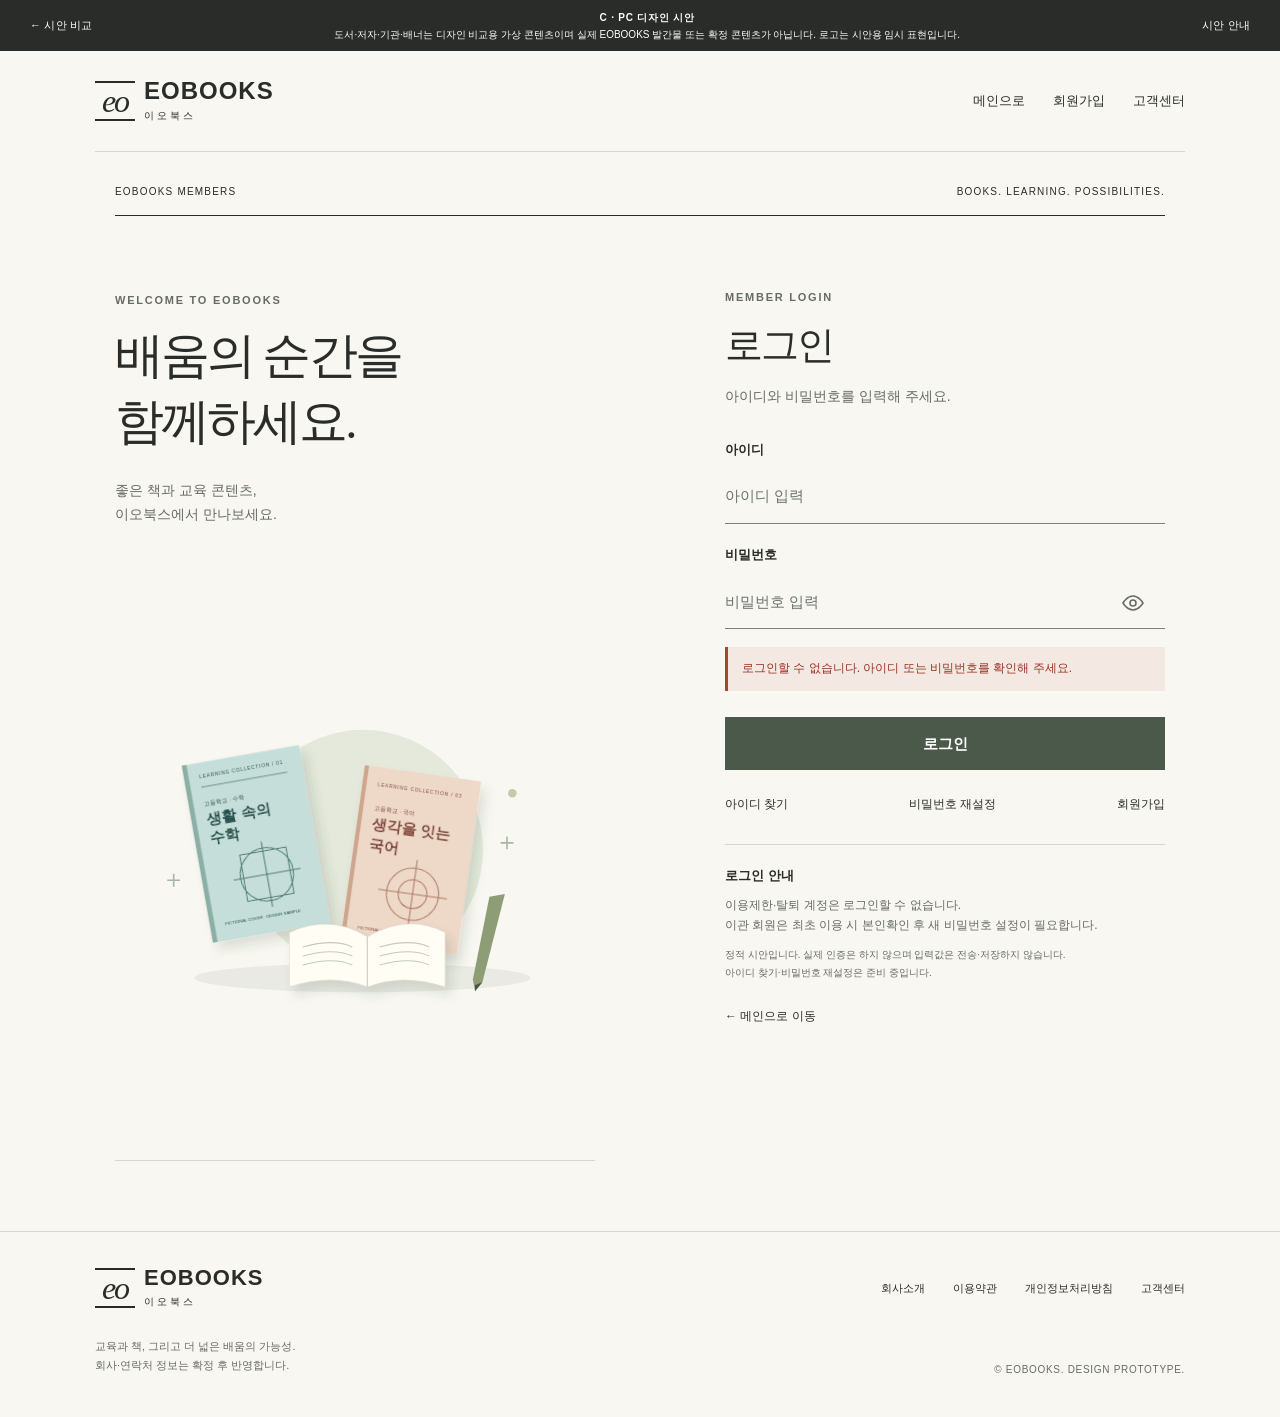
<file: concept-c-editorial/US-004.html>
<!doctype html>
<html lang="ko"><head><meta name="robots" content="noindex,nofollow"><meta charset="utf-8"><meta name="viewport" content="width=device-width, initial-scale=1"><title>로그인 | EOBOOKS C</title><link rel="icon" type="image/svg+xml" href="assets/favicon.svg"><link rel="stylesheet" href="css/design.css"><script src="js/prototype.js" defer></script></head><body class="page-004"><a class="skip-link" href="#main-content">본문 바로가기</a><div id="prototype-note" class="prototype-note"><a href="../index.html#overview">← 시안 비교</a><span><b>C · PC 디자인 시안</b><small>도서·저자·기관·배너는 디자인 비교용 가상 콘텐츠이며 실제 EOBOOKS 발간물 또는 확정 콘텐츠가 아닙니다. 로고는 시안용 임시 표현입니다.</small></span><a href="../index.html#overview">시안 안내</a></div><header class="account-header wrap"><a class="logo" href="US-001.html" aria-label="EOBOOKS 메인"><span class="logo-mark" aria-hidden="true">eo</span><span>EOBOOKS<small>이오북스</small></span></a><nav aria-label="계정 화면 메뉴"><a href="US-001.html">메인으로</a><a href="#prototype-note" class="" data-pending="회원가입 (US-002)">회원가입</a><a href="#prototype-note" class="" data-pending="고객센터 (US-028)">고객센터</a></nav></header><main id="main-content" tabindex="-1"><div class="login-layout wrap"><div class="login-running"><span>EOBOOKS MEMBERS</span><span>BOOKS. LEARNING. POSSIBILITIES.</span></div><div class="login-welcome"><span class="eyebrow">WELCOME TO EOBOOKS</span><h2>배움의 순간을<br>함께하세요.</h2><p>좋은 책과 교육 콘텐츠,<br>이오북스에서 만나보세요.</p><img src="assets/learning-scene.svg" width="900" height="600" alt="가상 책으로 구성한 교육출판 일러스트"></div><section class="login-form-panel" aria-labelledby="login-title"><span class="eyebrow">MEMBER LOGIN</span><h1 id="login-title">로그인</h1><p class="login-intro">아이디와 비밀번호를 입력해 주세요.</p><form id="login-form" aria-describedby="login-policy" onsubmit="return false"><label for="username">아이디</label><input id="username" name="username" required maxlength="50" autocomplete="off" placeholder="아이디 입력"><label for="password">비밀번호</label><div class="password-field"><input id="password" name="password" type="password" required autocomplete="off" placeholder="비밀번호 입력"><button type="button" id="password-toggle" aria-controls="password" aria-pressed="false" aria-label="비밀번호 표시"><svg viewBox="0 0 24 24" class="icon" fill="none" stroke="currentColor" stroke-width="1.6" stroke-linecap="round" stroke-linejoin="round" aria-hidden="true"><path d="M2 12s4-7 10-7 10 7 10 7-4 7-10 7S2 12 2 12z"/><circle cx="12" cy="12" r="3"/></svg></button></div><p class="login-error" id="login-error" role="alert">로그인할 수 없습니다. 아이디 또는 비밀번호를 확인해 주세요.</p><button class="button login-submit" type="submit">로그인</button></form><nav class="login-links" aria-label="계정 지원"><a href="#prototype-note" class="" data-pending="아이디 찾기 (US-005)">아이디 찾기</a><a href="#prototype-note" class="" data-pending="비밀번호 재설정 (US-006)">비밀번호 재설정</a><a href="#prototype-note" class="" data-pending="회원가입 (US-002)">회원가입</a></nav><div class="login-policy" id="login-policy"><h2>로그인 안내</h2><p>이용제한·탈퇴 계정은 로그인할 수 없습니다.<br>이관 회원은 최초 이용 시 본인확인 후 새 비밀번호 설정이 필요합니다.</p><small>정적 시안입니다. 실제 인증은 하지 않으며 입력값은 전송·저장하지 않습니다.<br>아이디 찾기·비밀번호 재설정은 준비 중입니다.</small></div><a class="back-main" href="US-001.html">← 메인으로 이동</a></section></div></main><footer class="site-footer"><div class="wrap footer-top"><a class="logo" href="US-001.html" aria-label="EOBOOKS 메인"><span class="logo-mark" aria-hidden="true">eo</span><span>EOBOOKS<small>이오북스</small></span></a><nav aria-label="하단 메뉴"><a href="#prototype-note" class="" data-pending="회사소개 (US-038)">회사소개</a><a href="#prototype-note" class="" data-pending="이용약관">이용약관</a><a href="#prototype-note" class="" data-pending="개인정보처리방침">개인정보처리방침</a><a href="#prototype-note" class="" data-pending="고객센터 (US-028)">고객센터</a></nav></div><div class="wrap footer-bottom"><p>교육과 책, 그리고 더 넓은 배움의 가능성.<br>회사·연락처 정보는 확정 후 반영합니다.</p><span>© EOBOOKS. DESIGN PROTOTYPE.</span></div></footer><dialog id="demo-dialog" aria-labelledby="dialog-title"><h2 id="dialog-title">디자인 시안 안내</h2><p id="dialog-message"></p><form method="dialog"><button class="button">확인</button></form></dialog></body></html>
</file>
<file: client-selection/client-selection.css>
*{box-sizing:border-box}html{scroll-behavior:smooth}body{margin:0;background:#f5f5f3;color:#282e34;font:14px/1.8 "Malgun Gothic","Apple SD Gothic Neo",Arial,sans-serif}main{width:calc(100% - 80px);max-width:1440px;margin:auto;padding:55px 0 48px}h1,h2,h3,p{margin:0}h1,h2,h3{word-break:keep-all}h1{font-size:38px;line-height:1.4;letter-spacing:-.045em;margin:16px 0}h2{font-size:25px;letter-spacing:-.03em}h3{font-size:22px;line-height:1.4;font-family:Arial,"Malgun Gothic",sans-serif}a{color:inherit;text-decoration:none}button{font:inherit;cursor:pointer}.kicker{font:11px/1.5 Arial;letter-spacing:.13em;color:#65707b}a:focus-visible,button:focus-visible{outline:3px solid #365d80;outline-offset:4px}.skip{position:absolute;top:-100px;left:24px;padding:12px;background:white}.skip:focus{top:12px;z-index:5}.intro{padding-bottom:30px;border-bottom:1px solid #cdd2d5}.intro>p{color:#5c6670}.intro nav{display:flex;gap:28px;margin-top:26px;font-size:12px}.intro nav a:hover{text-decoration:underline;text-underline-offset:5px}.comparison-note{margin-top:26px;padding:21px 24px;background:#eceeed;border-left:2px solid #8a969d}.comparison-note b{font-size:13px}.comparison-note p{font-size:12px;color:#505c65;margin-top:5px}.comparison-note small{display:block;color:#59656e;font-size:11px;margin-top:9px}section{margin-top:48px;scroll-margin-top:24px}.section-heading{margin-bottom:24px}.section-heading h2{margin-top:9px}.section-heading p{font-size:12px;color:#65707b;margin-top:8px}.trio{display:grid;grid-template-columns:repeat(3,minmax(0,1fr));gap:24px}.overview-card{padding:22px;background:#fff;border:1px solid #d8dcdf;min-width:0}.concept-label{display:block;font:12px/1.5 Arial;color:#5f6b76;letter-spacing:.05em;margin-bottom:8px}.overview-card h3{margin-bottom:20px}.capture-frame{width:100%;aspect-ratio:1600/var(--capture-height);background:white;border:1px solid #e1e4e6;overflow:hidden}.capture-frame a{display:block;width:100%}.capture-frame img{display:block;width:100%;height:auto}.features{list-style:none;margin:22px 0 18px;padding:0;display:grid;grid-template-rows:repeat(4,44px);gap:6px}.features li{font-size:12px;line-height:1.8;padding-left:11px;position:relative;word-break:keep-all}.features li:before{content:'·';position:absolute;left:0}.view-link{display:flex;justify-content:space-between;gap:12px;align-items:center;min-height:44px;padding:10px 14px;border:1px solid #aeb7bd;background:white;font-size:12px;font-weight:600}.view-link:hover{background:#eef0f1}.sr-only{position:absolute;width:1px;height:1px;margin:-1px;clip:rect(0,0,0,0);overflow:hidden}.comparison-tabs{display:flex;gap:10px;margin-bottom:24px}.comparison-tabs button{border:1px solid #c6cdd2;background:white;color:#45515b;padding:11px 22px;min-height:44px;font-size:12px}.comparison-tabs button[aria-selected=true]{background:#35434d;border-color:#35434d;color:white}.comparison-tabs button:hover{border-color:#35434d}.panel-heading{display:flex;justify-content:space-between;align-items:center;gap:16px;margin-bottom:16px}.panel-heading h3{font-size:17px}.panel-heading .view-link{padding:8px 11px;font-size:11px}.full-gallery.single{display:block;max-width:1000px;margin-inline:auto}.full-panel{min-width:0}[hidden]{display:none!important}.scale-note{font-size:11px;color:#65707b;margin-top:16px;line-height:1.8}.region-row figure{margin:0;min-width:0}.region-row figcaption{font:12px/1.5 Arial;color:#5f6b76;margin-bottom:12px}.comparison-footer{border-top:1px solid #cdd2d5;margin-top:48px;padding-top:25px;font-size:11px;color:#65707b;display:flex;justify-content:space-between;gap:24px}.comparison-footer a{white-space:nowrap}@media(max-width:1200px){main{width:calc(100% - 48px)}.trio{gap:16px}.overview-card{padding:18px}.panel-heading{align-items:start;flex-direction:column;gap:10px}}@media(max-width:760px){main{width:calc(100% - 32px);padding-top:30px}.trio{grid-template-columns:1fr}h1{font-size:28px}.intro nav{flex-wrap:wrap;gap:12px 20px}.comparison-tabs{flex-wrap:wrap}.comparison-footer{flex-direction:column}.features{grid-template-rows:repeat(4,36px)}}@media(prefers-reduced-motion:reduce){html{scroll-behavior:auto}}
/* 고객사 안내 페이지 전용 표현. 기존 시안에는 적용하지 않습니다. */
body{background:#f7f8f8;color:#293740;font-size:15px}main{padding-top:60px}.intro{padding-bottom:32px}.project-title{font-size:14px;font-weight:600;letter-spacing:.02em;color:#55646e!important}h1{font-size:46px;letter-spacing:-.05em;margin:12px 0 18px}.lead{font-size:18px;line-height:1.75;color:#53636d}.intro nav{font-size:13px;gap:32px}.comparison-note{display:grid;grid-template-columns:1fr 1fr;gap:38px;background:#edf0f1;border-left:0;padding:26px 30px;margin-top:28px}.comparison-note p{font-size:13px;line-height:1.9;margin:0;color:#465761}.comparison-note p+p{border-left:1px solid #ccd4d8;padding-left:32px}.comparison-note strong{font-weight:600;color:#293740}.section-heading p{font-size:13px}.kicker{font:12px/1.5 "Malgun Gothic",sans-serif;letter-spacing:.04em;color:#63727c}section{margin-top:64px}.overview-card{display:flex;flex-direction:column;padding:24px;border-color:#d9dfe2}.overview-card h3{font-size:24px;margin-bottom:10px;letter-spacing:-.02em}.concept-description{height:56px;margin-bottom:20px;font-size:13px;line-height:1.9;color:#586872;word-break:keep-all}.features{grid-template-rows:repeat(4,42px);gap:6px;margin:20px 0 12px}.features li{font-size:13px}.keywords{min-height:48px;font-size:11px;color:#63727c;line-height:1.9;word-break:keep-all;padding-top:12px;border-top:1px solid #e5e9eb;margin-bottom:18px}.view-link{font-size:13px;min-height:46px}.overview-card>.view-link{margin-top:auto}.point-grid{display:grid;grid-template-columns:repeat(2,minmax(0,1fr));gap:0;border-top:1px solid #ccd5db}.point-grid article{padding:28px 28px 26px 0;border-bottom:1px solid #d9e0e4}.point-grid article:nth-child(even){padding-left:30px;border-left:1px solid #d9e0e4}.point-number{font:12px Arial;color:#6f7f8b;display:block;margin-bottom:8px}.point-grid h3{font:600 20px/1.4 "Malgun Gothic",sans-serif;margin-bottom:12px}.point-grid p{font-size:13px;color:#5b6b76;max-width:520px;word-break:keep-all}.point-grid a{display:inline-flex;gap:15px;font-size:12px;font-weight:600;margin-top:20px}.point-grid a:hover{text-decoration:underline}.teaching-point{background:#eaf0f4}.teaching-point h3{color:#2c4c63}.region-row figcaption{font-size:13px;color:#4e5e68}.selection{padding:34px 36px;background:#edf0f1;border-top:2px solid #7c8c97}.selection-options{list-style:none;margin:26px 0;padding:0;display:grid;grid-template-columns:repeat(3,minmax(0,1fr));gap:24px}.selection-options li{padding:18px 0;border-top:1px solid #bac5cc;display:flex;flex-direction:column;gap:8px}.selection-options span{font-size:12px;color:#5b6b76}.selection-options strong{font:600 18px/1.5 Arial,"Malgun Gothic",sans-serif}.feedback-guidance{font-size:13px;line-height:1.95;color:#536570;word-break:keep-all}.reply-guide{margin-top:26px;padding-top:23px;border-top:1px solid #ccd5db}.reply-guide h3{font:600 14px/1.5 "Malgun Gothic",sans-serif;margin-bottom:16px}.reply-guide p{font-size:13px;line-height:2.3}.process{list-style:none;padding:0;margin:26px 0 0;display:flex;flex-wrap:wrap;gap:14px 0}.process li{font-size:12px;padding:10px 0}.process li:not(:last-child):after{content:'→';display:inline-block;padding:0 18px;color:#81909a}.comparison-footer{font-size:12px}.full-gallery.single{max-width:1120px}.comparison-tabs button{font-size:13px}.capture-frame a:focus-visible{outline-offset:-4px}
@media(max-width:1200px){.overview-card{padding:18px}.overview-card h3{font-size:21px}.features{grid-template-rows:repeat(4,48px)}.keywords{min-height:54px}.comparison-note{gap:24px;padding:24px}.comparison-note p+p{padding-left:24px}}
@media(max-width:760px){h1{font-size:34px}.comparison-note{grid-template-columns:1fr;gap:20px}.comparison-note p+p{border-left:0;border-top:1px solid #ccd4d8;padding:18px 0 0}.point-grid{grid-template-columns:1fr}.point-grid article:nth-child(even){border-left:0;padding-left:0}.point-grid .teaching-point{padding-left:18px!important}.selection{padding:24px}.selection-options{grid-template-columns:1fr;gap:0}.concept-description{height:auto;min-height:40px}.keywords{min-height:0}.process{display:block}.process li:not(:last-child):after{content:'↓'}.features{grid-template-rows:repeat(4,36px)}}
</file>
<file: concept-a-modern/css/design.css>
*{box-sizing:border-box}html{scroll-behavior:smooth}body{margin:0;font-family:"Malgun Gothic","Apple SD Gothic Neo",Arial,sans-serif;color:var(--ink);background:var(--paper);font-size:15px;line-height:1.7}a{color:inherit;text-decoration:none}button,input,select{font:inherit}button,a,input,select{-webkit-tap-highlight-color:transparent}button{cursor:pointer}button:disabled{cursor:default}img{display:block;max-width:100%}h1,h2,h3,p{margin:0}h1,h2,h3{line-height:1.35;word-break:keep-all}a,button{transition:background .18s,color .18s,box-shadow .18s,transform .18s}a:hover{color:var(--accent)}button:hover{filter:brightness(.95)}a:focus-visible,button:focus-visible,input:focus-visible,select:focus-visible{outline:3px solid var(--focus);outline-offset:4px}input,select{min-width:0;color:var(--ink);background:var(--surface);border:1px solid var(--line);padding:12px 16px;min-height:48px;border-radius:var(--input-radius,6px)}input::placeholder{color:#69736f;opacity:1}.wrap{width:min(1280px,calc(100% - 180px));margin-inline:auto}.sr-only{position:absolute;width:1px;height:1px;padding:0;margin:-1px;overflow:hidden;clip:rect(0,0,0,0);white-space:nowrap;border:0}.skip-link{position:fixed;left:20px;top:-100px;background:var(--ink);color:white;z-index:30;padding:15px}.skip-link:focus{top:10px}.icon{width:24px;height:24px;flex-shrink:0;vertical-align:middle}.button{display:inline-flex;align-items:center;justify-content:center;gap:22px;min-height:50px;padding:13px 25px;background:var(--accent);border:1px solid var(--accent);color:var(--on-accent);font-weight:700;border-radius:var(--button-radius,6px)}.button:hover{color:var(--on-accent);box-shadow:0 5px 15px #0001}.button.secondary{background:transparent;color:var(--ink);border-color:var(--ink)}.eyebrow{display:block;font:700 11px/1.5 Arial,sans-serif;letter-spacing:.16em;color:var(--muted);margin-bottom:14px}.section{padding-block:74px}.section-head{display:flex;align-items:end;justify-content:space-between;gap:24px;margin-bottom:16px}.section-head h2{font-size:30px;letter-spacing:-.05em}.section-head>a{font-size:13px;white-space:nowrap}.section-desc{color:var(--muted);margin-bottom:32px}.sample-note{display:block;color:var(--muted);font-size:11px;margin-top:16px}.prototype-note{min-height:30px;display:flex;justify-content:space-between;align-items:center;gap:16px;padding:5px 30px;font-size:10px;letter-spacing:.02em;background:var(--ink);color:#fff}.prototype-note a:hover{color:#fff;text-decoration:underline}.utility{display:flex;justify-content:space-between;font-size:11px;padding-block:12px;color:var(--muted)}.utility nav{display:flex;gap:20px}.logo{display:flex;align-items:center;gap:9px;flex-shrink:0;font:bold 25px/1 Arial;letter-spacing:-1px}.logo-mark{display:grid;place-items:center;background:var(--accent);color:var(--on-accent);width:40px;height:40px;font:700 24px Georgia;border-radius:var(--logo-radius,8px);letter-spacing:-2px}.logo small{display:block;font:10px/1.5 "Malgun Gothic",sans-serif;letter-spacing:3px;margin-top:5px}.header-core{display:flex;align-items:center;justify-content:space-between;gap:40px;padding-block:13px 22px}.global-search{display:flex;width:500px;max-width:100%;align-items:center;border:1px solid var(--line);border-radius:var(--search-radius,6px);background:var(--surface)}.global-search input{border:0;background:transparent;flex:1;width:100%;padding:12px 18px}.global-search button{background:transparent;border:0;color:var(--accent);padding:10px 18px}.teacher-link{font-size:12px;font-weight:bold}.gnb{display:flex;align-items:center;justify-content:space-between;gap:10px;min-height:57px;font-size:14px;font-weight:700}.gnb a{padding-block:15px;white-space:nowrap}.gnb a[aria-current]{color:var(--accent);box-shadow:inset 0 -3px var(--accent)}.site-header{background:var(--surface);border-bottom:1px solid var(--line)}.hero h1{font-size:48px;letter-spacing:-.06em;line-height:1.28}.hero-copy>p{margin:24px 0 28px;color:var(--muted);font-size:17px}.hero-art{min-width:0;position:relative;display:flex;align-items:center;justify-content:center}.hero-art img{width:100%;height:auto;object-fit:contain}.art-label{position:absolute;bottom:30px;font:10px Arial;letter-spacing:.18em;color:var(--muted)}.hero-controls{display:flex;align-items:center;gap:14px;font:12px Arial}.hero-controls>button{width:32px;height:32px;background:transparent;border:1px solid var(--line);border-radius:50%;color:var(--ink)}.slide-dots{display:flex;gap:8px;margin-left:16px}.slide-dots button{width:7px;height:7px;padding:0;background:var(--line);border:0;border-radius:99px}.slide-dots button[aria-pressed=true]{background:var(--accent);width:23px}.hero-side-note{font-size:12px;color:var(--muted)}.hero-running,.login-running{display:flex;justify-content:space-between;font:10px Arial;letter-spacing:.12em}.service-grid{display:grid;grid-template-columns:repeat(4,minmax(0,1fr))}.service{position:relative;display:flex;gap:18px;align-items:center;min-width:0}.service h3{font-size:18px;letter-spacing:-.05em}.service p{font-size:12px;color:var(--muted);margin-top:7px}.service-icon .icon{width:30px;height:30px}.service-num{font:11px Arial;color:var(--muted)}.service-arrow{margin-left:auto}.service-arrow .icon{width:18px}.book-grid{display:grid;grid-template-columns:repeat(4,minmax(0,1fr));gap:28px}.book-card{min-width:0}.book-link{display:block;height:100%}.cover-stage{position:relative;display:flex;align-items:center;justify-content:center;min-width:0;overflow:hidden}.cover-stage img{width:auto;height:100%;object-fit:contain;max-width:100%;transition:transform .25s}.cover-serial{position:absolute;left:18px;top:16px;font:10px Arial;color:var(--muted)}.book-meta h3{font-size:19px;letter-spacing:-.045em;margin:8px 0}.book-meta p{font-size:13px;color:var(--muted)}.book-extra{font-size:11px;color:var(--muted);display:block;margin-top:12px}.tag{display:inline-block;color:var(--accent);font-size:10px;font-weight:bold}.learning-panel{display:flex;align-items:center;gap:35px;padding:36px}.learning-panel h3{font-size:24px}.learning-panel p{font-size:14px;margin-top:12px;color:var(--muted)}.learning-panel>.button{margin-left:auto}.learning-symbol .icon{width:64px;height:64px}.digital{display:flex;justify-content:space-between;align-items:center;gap:35px;padding:40px 46px}.digital h2{font-size:28px;letter-spacing:-.05em}.digital p{margin-top:12px;color:var(--muted)}.digital-action{display:flex;flex-direction:column;gap:12px;align-items:center}.digital small{font-size:10px;color:var(--muted)}.news-support{display:grid;grid-template-columns:1.2fr 1fr;gap:80px}.news ul{list-style:none;padding:0;margin:28px 0 0}.news li{display:flex;justify-content:space-between;gap:16px;border-bottom:1px solid var(--line);padding:16px 0;font-size:14px}.news li a{min-width:0}.news time{font:11px Arial;color:var(--muted);white-space:nowrap}.support-links{display:grid;grid-template-columns:1fr 1fr;gap:12px;margin-top:28px}.support-links a{padding:16px 20px;border:1px solid var(--line);font-size:14px}.support-links a:after{content:'↗';float:right}.partners{padding-block:14px 65px}.partners h2{font-size:22px}.partner-logos{display:flex;justify-content:space-between;gap:24px;padding:36px 0}.partner-logos span{text-align:center;flex:1;color:var(--muted);font:700 17px Arial,sans-serif}.partner-logos small{display:block;font:10px/1.5 "Malgun Gothic";margin-top:9px;font-weight:400}.site-footer{border-top:1px solid var(--line);padding:42px 0;background:var(--surface)}.footer-top{display:flex;align-items:center;justify-content:space-between}.footer-top nav{display:flex;gap:28px;font-size:12px}.footer-bottom{display:flex;justify-content:space-between;align-items:end;margin-top:28px;font-size:11px;color:var(--muted)}.footer-bottom>span{font:10px Arial;letter-spacing:.07em}.quick{position:fixed;right:15px;top:46%;width:66px;background:var(--surface);border:1px solid var(--line);z-index:5;border-radius:var(--quick-radius,8px);box-shadow:0 6px 18px #0001}.quick a{display:flex;flex-direction:column;align-items:center;justify-content:center;padding:15px 3px;font-size:9px;gap:6px;border-bottom:1px solid var(--line)}.quick a:last-child{border-bottom:0}.quick .icon{width:21px;height:21px}dialog{border:1px solid var(--line);border-radius:12px;padding:32px;width:min(440px,calc(100% - 40px));background:var(--surface);color:var(--ink)}dialog::backdrop{background:#182c3866}dialog h2{font-size:22px}dialog p{margin:18px 0 25px;font-size:14px}dialog form{text-align:right}.account-header{display:flex;justify-content:space-between;align-items:center;padding-block:30px;border-bottom:1px solid var(--line)}.account-header nav{display:flex;gap:28px;font-size:13px}.login-welcome h2{font-size:44px;letter-spacing:-.06em}.login-welcome>p{color:var(--muted);margin:24px 0}.login-form-panel{min-width:0}.login-form-panel>h1{font-size:34px;letter-spacing:-.05em}.login-intro{margin:14px 0 30px;color:var(--muted);font-size:14px}.login-form-panel label{display:block;margin:20px 0 9px;font-size:13px;font-weight:bold}.login-form-panel input{width:100%;min-height:54px}.password-field{display:flex;position:relative}.password-field input{padding-right:58px}.password-field button{position:absolute;right:12px;top:8px;width:40px;height:38px;border:0;background:transparent;color:var(--muted)}.login-error{margin:18px 0;font-size:12px;padding:12px 14px;background:#fcf0ed;color:#9b3226;border-left:3px solid #ae4231;line-height:1.65}.login-submit{width:100%;margin-top:8px}.login-links{display:flex;justify-content:center;gap:16px;font-size:12px;margin:22px 0 28px}.login-policy{padding-top:24px;border-top:1px solid var(--line)}.login-policy h2{font-size:13px}.login-policy p{font-size:12px;color:var(--muted);margin:10px 0}.login-policy small{display:block;font-size:10px;color:var(--muted);line-height:1.8}.back-main{display:inline-block;margin-top:24px;font-size:12px}.breadcrumb{display:flex;gap:12px;font-size:10px;color:var(--muted);margin-bottom:35px}.list-heading h1{font-size:44px;letter-spacing:-.06em}.list-heading>p{color:var(--muted);margin-top:18px}.filter{display:flex;gap:16px;align-items:end}.field{min-width:0;flex:1}.field label{display:block;font-size:12px;font-weight:700;margin-bottom:10px}.field select,.field input{width:100%}.keyword-field{flex:1.6}.filter-title{font-size:18px}.filter-note{font-size:11px;color:var(--muted)}.result-head{display:flex;justify-content:space-between;align-items:center;margin-bottom:28px}.result-head h2{font-size:20px}.result-head h2 span{color:var(--accent);font:700 14px Arial;margin-left:9px}.result-head p{font-size:11px;color:var(--muted)}.empty-state{text-align:center;padding:100px 20px;border:1px solid var(--line)}.empty-state>span{display:block;margin-bottom:20px}.empty-state h3{font-size:20px}.empty-state p{color:var(--muted);font-size:14px;margin-top:12px}[hidden]{display:none!important}
@media(prefers-reduced-motion:reduce){html{scroll-behavior:auto}*,*:before,*:after{transition:none!important;animation:none!important}}

:root{--ink:#172b46;--muted:#55677c;--accent:#155ac0;--on-accent:#fff;--paper:#fff;--surface:#fff;--line:#dce4ee;--focus:#155ac0;--button-radius:5px;--input-radius:5px}.global-search{background:#f4f7fb;border-color:#e8edf3}.gnb{border-top:1px solid var(--line)}.hero{display:grid;grid-template-columns:1fr 1.03fr;background:#f1f5fa;margin-top:28px;min-height:436px;border-radius:8px;overflow:hidden}.hero-copy{padding:51px 50px}.hero-copy>.eyebrow{color:var(--accent)}.hero-art{background:#e4edf7;padding:20px}.hero-controls{margin-top:28px}.services{margin-top:24px}.service-grid{border:1px solid var(--line);border-radius:6px}.service{padding:24px 20px;border-right:1px solid var(--line)}.service:last-child{border:0}.service-num{display:none}.service-icon{color:var(--accent)}.service:hover{background:#f4f7fb}.featured{padding-top:66px}.cover-stage{height:285px;padding:27px;background:#f3f5f8;border-radius:6px}.cover-stage img{box-shadow:7px 10px 15px #1930471c}.book-link:hover .cover-stage img{transform:translateY(-4px)}.cover-serial{display:none}.book-meta{padding:19px 4px}.tag{background:#eef4fc;border-radius:4px;padding:3px 7px}.featured .book-extra{display:none}.learning{padding-top:12px}.learning-panel{background:#edf4fe;border:1px solid #d7e5f8;border-radius:8px;margin-top:26px}.learning-symbol{background:white;padding:25px;border-radius:8px;color:var(--accent)}.digital{border:1px solid var(--line);border-radius:8px;background:#f8fafc}.support-links a{border-radius:5px;background:#f7f9fc}.news-support{padding-top:70px}.login-layout{display:grid;grid-template-columns:1fr 1fr;max-width:1030px;margin-block:60px 75px;border:1px solid var(--line);border-radius:10px;overflow:hidden}.login-welcome{background:#eef3fa;padding:60px 45px}.login-welcome img{margin-top:45px}.login-form-panel{padding:45px 55px}.catalog{padding-block:45px 85px}.list-heading{margin-bottom:40px}.catalog-body{display:block}.filter{position:relative;background:#f4f7fb;border:1px solid var(--line);padding:30px 28px 57px;border-radius:8px}.filter-title{display:none}.filter-note{position:absolute;left:28px;bottom:17px}.results{margin-top:44px}.results .cover-stage{height:290px}.results .book-meta{border-bottom:1px solid var(--line);padding-bottom:23px}.results .book-grid{row-gap:38px}

/* Step 3: comparison notice, not a product or brand policy. */
.prototype-note{min-height:48px;padding-block:8px;font-size:11px;line-height:1.65}.prototype-note>span{flex:1;text-align:center}.prototype-note b{font-size:10px;font-weight:600;letter-spacing:.08em}.prototype-note small{display:block;font-size:10px;font-weight:400;letter-spacing:0}.prototype-note>a{flex-shrink:0}
@media(min-width:901px) and (max-width:1200px){.quick{right:6px;width:52px}}

/* Preserve structured navigation; soften only boundaries and lower-page rhythm. */
.page-034 .filter{background:#f6f8fc;border-color:#e7edf5;padding-top:32px;padding-bottom:59px}.page-034 .result-head{margin-bottom:30px}.page-034 .results .book-meta{border-bottom-color:#e8edf4}.featured .section-head h2{font-size:32px}.featured .section-desc{margin-bottom:35px}.learning{padding-top:22px;padding-bottom:62px}.learning-panel{padding:38px 40px;border-color:#e5edf7;background:#f0f6fd}.digital{border:0;border-left:3px solid #d6e3f5;border-radius:0;background:#fafbfd;padding-block:34px}.news-support{gap:64px;padding-bottom:60px}.support-links a{background:#fff;border-color:#e3e9f1}.partners{border-top:1px solid #edf0f5;padding-top:30px}

@media(max-width:1200px){.wrap{width:calc(100% - 120px)}.gnb{font-size:12px;gap:7px}.header-core{gap:25px}.teacher-link{display:none}.hero h1{font-size:40px}.service{padding-inline:15px}.service h3{font-size:16px}.service p{font-size:11px}.book-grid{gap:20px}.news-support{gap:45px}.quick{right:8px;width:53px}.hero-copy{padding-left:30px;padding-right:30px}.hero-art img{transform:none}.catalog-body{gap:30px}}
@media(max-width:900px){.wrap{width:calc(100% - 48px)}.prototype-note{padding-inline:24px;font-size:9px}.prototype-note>a:last-child{display:none}.utility>span{display:none}.utility{justify-content:flex-end}.header-core{gap:20px}.global-search{width:min(430px,60%)}.gnb{justify-content:flex-start;flex-wrap:wrap;gap:5px 22px;padding-block:8px}.gnb a{padding-block:7px}.hero{grid-template-columns:1fr 1fr;padding-inline:24px}.hero-copy{padding:25px 0}.hero h1{font-size:35px}.hero-copy>p{font-size:14px}.hero .button{padding-inline:16px;gap:15px}.hero-running{font-size:8px}.hero:after{width:40%;height:70%}.art-label{font-size:8px}.service-grid{grid-template-columns:repeat(2,minmax(0,1fr));gap:15px}.service{border:1px solid var(--line)!important}.book-grid{grid-template-columns:repeat(2,minmax(0,1fr))}.cover-stage{height:290px}.learning-panel{gap:25px;padding:26px;flex-wrap:wrap}.learning-panel>.button{margin-left:0}.digital{padding:30px;gap:25px}.digital h2{font-size:25px}.digital p{font-size:13px}.news-support{grid-template-columns:1fr;gap:45px}.partner-logos{flex-wrap:wrap;gap:25px}.partner-logos span{flex:1 1 25%;font-size:15px}.quick{position:static;width:auto;margin:0 24px 24px;display:flex;box-shadow:none}.quick a{flex:1;border-bottom:0;border-right:1px solid var(--line);padding:12px}.footer-top{gap:25px;align-items:start}.footer-top nav{gap:14px;flex-wrap:wrap}.footer-bottom{gap:25px}.login-layout{grid-template-columns:1fr 1fr;gap:30px;padding:25px;margin-block:35px}.login-form-panel{padding:25px}.login-welcome{padding:25px 0}.login-welcome h2{font-size:34px}.login-links{flex-wrap:wrap}.login-running{margin-bottom:0}.catalog-body{grid-template-columns:1fr}.filter{flex-direction:row;flex-wrap:wrap;gap:15px;padding:25px;border:1px solid var(--line)}.filter-title{flex-basis:100%;border:0;padding-bottom:0}.filter .field{flex:1 1 30%}.filter-note{flex-basis:100%;position:static}.results{margin-top:30px}.results .book-grid{grid-template-columns:repeat(2,minmax(0,1fr))}.filter>.button{align-self:end}.result-head{gap:20px}}
@media(max-width:600px){body{font-size:14px}.wrap{width:calc(100% - 36px)}.prototype-note{padding:7px 18px;gap:15px}.prototype-note span{font-size:8px;max-width:75%}.utility{font-size:10px}.header-core{flex-wrap:wrap;gap:18px;padding-block:10px 18px}.logo{font-size:23px}.global-search{width:100%;max-width:none}.global-search input{font-size:12px}.gnb{gap:4px 18px;font-size:11px}.hero{display:flex;flex-direction:column;margin-top:20px;padding:28px 25px 18px;min-height:0;border-radius:var(--button-radius)}.hero-copy{padding:0}.hero h1{font-size:35px}.hero-art{margin-top:15px;width:100%}.hero-art img{max-height:240px;transform:none}.art-label{bottom:8px}.hero-controls{margin-top:23px}.hero-bottom{margin-top:0;padding-top:0}.hero-bottom .hero-controls{margin-top:12px}.hero-side-note{display:none}.hero-running{margin-bottom:25px;font-size:7px;gap:20px}.services{margin-top:25px}.service-grid{gap:12px}.service{padding:20px 15px;min-height:135px;border-radius:12px}.service h3{font-size:15px}.service p{font-size:10px}.service-icon .icon{width:25px;height:25px}.service-num{font-size:9px}.service-arrow{display:none}.section{padding-block:43px}.section-head{gap:15px}.section-head h2{font-size:25px}.section-head>a{font-size:10px}.eyebrow{font-size:9px}.section-desc{font-size:12px}.book-grid{gap:16px}.cover-stage,.results .cover-stage{height:215px;padding:20px 15px}.cover-serial{font-size:8px}.book-meta{padding:15px 10px}.book-meta h3,.results .book-meta h3{font-size:16px}.book-meta p{font-size:10px}.book-extra{font-size:9px}.tag{font-size:9px}.featured{margin-top:35px;border-radius:25px 25px 0 0}.learning-panel{padding:25px;gap:20px}.learning-symbol{padding:10px}.learning-symbol .icon{width:35px;height:35px}.learning-panel h3{font-size:20px}.learning-panel p{font-size:12px}.learning-panel .button{width:100%;font-size:12px}.digital{flex-direction:column;align-items:start;padding:25px}.digital h2{font-size:24px}.digital-action{align-items:start}.digital .button{font-size:12px}.news-support{gap:35px}.news li{font-size:12px}.news time{font-size:9px}.support{padding:24px}.support-links{gap:10px}.support-links a{font-size:12px;padding:13px}.partners{padding-bottom:35px}.partner-logos span{flex-basis:40%;font-size:14px}.partner-logos small{font-size:8px}.footer-top{flex-direction:column}.footer-top nav{gap:12px;font-size:10px}.footer-bottom{flex-direction:column;align-items:start;font-size:10px}.account-header{padding-block:22px;gap:25px}.account-header nav{font-size:10px;gap:14px;flex-wrap:wrap;justify-content:flex-end}.login-layout{display:flex;flex-direction:column;padding:22px;gap:25px;margin-block:25px 35px}.login-welcome{width:100%;padding:5px}.login-welcome h2{font-size:30px}.login-welcome p{font-size:12px;margin-top:15px}.login-welcome img{display:none}.login-form-panel{padding:25px 20px;width:100%}.login-form-panel>h1{font-size:30px}.login-intro{font-size:12px}.login-policy p{font-size:11px}.login-links{font-size:10px}.login-running{font-size:7px;width:100%;gap:15px}.catalog{padding-block:25px 45px}.list-heading{padding:22px 0 25px}.list-heading h1{font-size:36px}.list-heading>p{font-size:12px}.breadcrumb{position:static;margin-bottom:25px;font-size:9px}.filter{padding:22px;gap:18px}.filter .field{flex:1 1 40%}.filter .keyword-field{flex-basis:100%}.filter .button{width:100%}.filter label{font-size:11px}.filter select,.filter input{font-size:12px}.filter-note{font-size:10px}.result-head h2{font-size:18px}.result-head p{font-size:9px}.results .book-grid{gap:16px}.results .book-meta{padding-bottom:24px}.empty-state{padding:55px 20px}.empty-state h3{font-size:17px}}
</file>
<file: concept-a-modern/css/real-assets.css>
/* Concept A asset test only. Base Step 3 design and semantic tokens stay intact. */
.real-logo{width:178px;height:44px;flex-shrink:0;display:block;position:relative}
.real-logo-viewport{display:block;width:178px;height:44px;overflow:hidden;position:relative}
/* Original PNG is 642×113, alpha bounds x=120..575. Clip only empty margins. */
.real-logo-viewport img{position:absolute;left:-46.7257px;top:0;width:249.9823px;height:44px;max-width:none;object-fit:contain}
.site-footer .real-logo{height:44px}
.account-header .real-logo,.account-header .real-logo-viewport{width:182px;height:45px}
.account-header .real-logo-viewport img{width:255.6637px;height:45px;left:-47.7876px}
.gnb{font-family:Pretendard,"Noto Sans KR","Apple SD Gothic Neo","Malgun Gothic",sans-serif;font-size:15px;font-weight:600;line-height:1.55;letter-spacing:-.025em}
.hero-art-real{padding:28px 42px 48px;background:#e4edf7}
.book-scene{display:flex;align-items:center;justify-content:center;position:relative;width:100%;height:100%;min-height:340px}
.book-object{position:relative;max-width:100%;transform:perspective(1100px) rotateY(-8deg) rotateZ(1deg);transform-origin:50% 60%}
.book-object:before{content:"";position:absolute;left:-5px;top:1px;bottom:1px;width:5px;background:#f2f4f0;border:1px solid #c8d3de;border-right:0;box-shadow:-1px 0 2px #1b36511a}
.hero-art-real .real-textbook{width:260px;max-width:100%;height:auto;object-fit:contain;display:block;border:1px solid #d6dfe7;border-radius:1px;box-shadow:13px 17px 26px #263f5929;background:#fff}
.hero-art-real .art-label{bottom:20px;font:11px/1.5 "Malgun Gothic",sans-serif;letter-spacing:.04em;color:#55677c}
.test-version-link{white-space:nowrap}
@media(min-width:901px) and (max-width:1200px){.gnb{font-size:13px;letter-spacing:-.025em}.hero-art-real{padding-inline:25px}.hero-art-real .real-textbook{width:245px}.real-logo{width:169px;height:42px}.real-logo-viewport{width:169px;height:42px}.real-logo-viewport img{width:238.6195px;height:42px;left:-44.6018px}}
@media(prefers-reduced-motion:reduce){.book-object{transition:none}}
</file>
<file: concept-a-modern/css/three-books-hero.css>
/* Only the A Hero experiment. Header, GNB, base UI unchanged. */
.hero-art-three{padding:28px 24px 48px;background:#e4edf7}
.three-book-scene{position:relative;width:min(100%,480px);height:340px;margin:auto;align-self:center}
.composition-book{position:absolute;transform-origin:50% 70%;isolation:isolate}
.composition-book img{display:block;width:100%;height:auto;object-fit:contain;border:1px solid #d6dfe7;border-radius:1px;background:#fff;box-shadow:0 15px 28px #263f591c}
.composition-book:before{content:"";position:absolute;left:-3px;top:1px;bottom:1px;width:3px;background:#f1f3f0;border-left:1px solid #c8d3de;z-index:-1}
.book-center{width:44.6%;left:27.7%;top:22px;z-index:3;transform:rotate(1deg)}
.book-left{width:38.3%;left:1%;top:48px;z-index:1;transform:rotate(-4deg)}
.book-right{width:36.7%;right:1%;top:68px;z-index:2;transform:rotate(4deg)}
@media(min-width:901px) and (max-width:1200px){.hero-art-three{padding-inline:22px}.book-center{top:44px}.book-left{top:68px}.book-right{top:85px}}
@media(prefers-reduced-motion:reduce){.composition-book{transition:none;animation:none}}
</file>
<file: concept-a-modern/css/hero-impact.css>
/* Isolated A impact study: book composition, Hero blue and GNB typography only. */
.hero-art-three{padding:24px 22px 44px;background:#d8e7f7}
.three-book-scene{width:min(100%,605px);height:392px}
.book-center{width:46.3%;left:26.85%;top:12px;transform:rotate(1deg)}
.book-left{width:39.8%;left:0;top:43px;transform:rotate(-3deg)}
.book-right{width:38.1%;right:0;top:65px;transform:rotate(3deg)}
.composition-book img{box-shadow:0 16px 30px #263f591a}
.gnb{font-family:Pretendard,"Noto Sans KR","Apple SD Gothic Neo","Malgun Gothic",sans-serif;font-size:16px;font-weight:650;letter-spacing:-.025em;color:#173451;gap:12px;flex-wrap:nowrap}
@media(min-width:901px) and (max-width:1400px){.hero-art-three{padding-inline:18px}.book-center{width:49%;left:25.5%;top:20px}.book-left{width:42.1%;top:48px}.book-right{width:40.2%;top:67px}}
@media(min-width:901px) and (max-width:1200px){.gnb{font-size:14px;gap:8px}.three-book-scene{height:365px}.book-center{top:38px}.book-left{top:62px}.book-right{top:80px}}
</file>
<file: concept-a-modern/css/featured-real-books.css>
/* Scoped actual book display; all existing Hero/Navigation styles remain inherited. */
.featured .cover-stage{height:330px;padding:20px 18px;background:#f5f7fa;border-radius:6px;overflow:hidden}
.featured .book-card{--book-ratio:.7777778;--cover-height:286px}
.featured .book-3{--book-ratio:.7727273}
.featured .book-4{--book-ratio:.75;--cover-height:290px}
.featured .cover-stage img{width:min(100%,calc(var(--cover-height) * var(--book-ratio)));height:auto;max-width:100%;max-height:none;object-fit:contain;box-shadow:0 8px 18px #19304717;transform:none}
.featured .book-link:hover .cover-stage img{transform:translateY(-3px)}
.featured .book-meta{padding:18px 4px 14px}
.featured .book-meta h3{font-size:19px;line-height:1.4;letter-spacing:-.035em}
@media(min-width:901px) and (max-width:1200px){.featured .cover-stage{height:276px;padding:19px 12px}.featured .book-card{--cover-height:234px}.featured .book-4{--cover-height:238px}.featured .book-meta h3{font-size:17px}}
@media(max-width:900px){.featured .cover-stage{height:310px}.featured .book-card{--cover-height:266px}.featured .book-4{--cover-height:270px}}
@media(max-width:600px){.featured .cover-stage{height:235px;padding:18px 12px}.featured .book-card{--cover-height:195px}.featured .book-4{--cover-height:199px}.featured .book-meta h3{font-size:16px}}
@media(prefers-reduced-motion:reduce){.featured .cover-stage img{transition:none}.featured .book-link:hover .cover-stage img{transform:none}}
</file>
<file: concept-a-modern/css/teacher-focused.css>
/* A teacher-service study. Header/GNB/Hero assets and tokens unchanged. */
.teacher-resources{padding:60px 0 42px;background:#f6f9fc;border-block:1px solid #e5edf5;margin-top:36px}
.teacher-heading{display:flex;justify-content:space-between;align-items:end;gap:24px;margin-bottom:24px}
.teacher-heading h2{font-size:32px;letter-spacing:-.045em;color:#173451}
.teacher-heading p{margin-top:14px;color:#586d83;font-size:15px}
.teacher-all{display:inline-flex;align-items:center;gap:12px;font-size:13px;font-weight:600;white-space:nowrap;color:#155ac0}
.teacher-all .icon{width:18px;height:18px}
.teacher-flow{display:flex;align-items:center;gap:26px;padding-bottom:22px;color:#60738a;font-size:13px}
.teacher-flow b{font:600 11px Arial;color:#155ac0;margin-right:9px}.teacher-flow>span:not([aria-hidden]){color:#173451;font-weight:600}
.teacher-explorer{background:white;border:1px solid #dce6f1;border-radius:8px;overflow:hidden}
.teacher-finder{padding:24px 28px;background:#edf4fb;border-bottom:1px solid #dce6f1}
.finder-caption{display:flex;justify-content:space-between;align-items:center;gap:20px;margin-bottom:14px}.finder-caption>span{font-weight:700}.finder-caption small{font-size:11px;color:#587089}
.finder-fields{display:grid;grid-template-columns:.85fr 1fr .85fr 1.3fr auto;gap:14px;align-items:end}.finder-fields>div{min-width:0}
.finder-fields label{display:block;font-size:12px;font-weight:600;margin-bottom:7px}.finder-fields select{width:100%;min-height:46px;padding:10px 12px;font-size:14px;background:white;border-color:#cfdae6}.finder-fields .button{min-height:46px;padding:10px 20px;font-size:13px}
.teacher-workspace{display:grid;grid-template-columns:.85fr 1.5fr;gap:34px;padding:28px}
.teacher-book-context{display:flex;align-items:center;gap:22px;padding-right:28px;border-right:1px solid #e5edf4;min-width:0}
.teacher-cover{width:130px;flex-shrink:0}.teacher-cover img{width:100%;height:auto;object-fit:contain;box-shadow:0 8px 20px #19304712}
.teacher-book-context h3{font-size:22px;letter-spacing:-.04em;margin:10px 0 7px}.teacher-book-context p{font-size:12px;color:#60738a}
.book-resource-link{display:flex;align-items:center;gap:9px;margin-top:24px;font-size:12px;line-height:1.6;color:#587089}.book-resource-link .icon{width:22px;height:22px;color:#155ac0}
.teacher-resource-context{min-width:0}.unit-row{display:flex;justify-content:space-between;gap:18px;align-items:center;margin-bottom:20px}.unit-caption{display:block;font-size:10px;color:#60738a;letter-spacing:.03em;margin-bottom:5px}.unit-row label{font-size:14px;font-weight:700}.unit-row select{max-width:60%;font-size:12px;min-height:42px;padding:9px 12px;background:white}
.resource-lanes{display:grid;grid-template-columns:1fr 1fr;gap:16px}.resource-lane{display:flex;align-items:start;gap:13px;border:1px solid #dce6f1;padding:20px 16px;min-width:0;border-radius:5px}.resource-lane:hover{background:#f5f9fe;border-color:#a9c6e7}.resource-icon{color:#155ac0}.resource-icon .icon{width:24px;height:24px}.resource-lane h3{font-size:18px;letter-spacing:-.03em;margin-bottom:8px}.resource-lane p{font-size:12px;line-height:1.7;color:#5b7087}.resource-lane small{display:block;font-size:10px;color:#60738a;margin-top:13px}.lane-arrow{margin-left:auto;color:#155ac0}
.teacher-file-formats{display:flex;gap:12px;align-items:center;font-size:10px;color:#60738a;margin-top:18px}.teacher-file-formats>span:first-child{margin-right:6px}.teacher-file-formats>span:not(:first-child){border-left:1px solid #d7e1ec;padding-left:12px}
.teacher-status{font-size:11px;color:#526b84;margin-top:12px;min-height:19px}.teacher-demo-note{font-size:10px;color:#60738a;margin-top:14px}
.explore-only .teacher-workspace{grid-template-columns:1.15fr 1fr}.explore-only .resource-lanes{grid-template-columns:1fr}.explore-only .resource-lane{padding:13px 16px}.explore-only .resource-lane p br{display:none}.explore-only .resource-lane small{margin-top:7px}
.featured .cover-stage{background:#fafbfd}.digital{position:relative;margin-top:4px;border-left:2px solid #abc7e7;background:#f8fafd}.digital-graphic{width:84px;height:84px;flex-shrink:0;color:#7199c6}.digital-graphic svg{width:100%;height:100%}.digital .eyebrow{color:#526b84}
.news li{padding-block:18px}.news li a:hover{text-decoration:underline;text-underline-offset:4px}.news time{padding-top:4px;color:#60738a}.support-links a{display:flex;align-items:center;gap:9px;border-color:#e1e8f0}.support-links a .icon{width:17px;height:17px;color:#607e9f}.support-links a:after{margin-left:auto;float:none}.support-links a:hover{background:#f8fafd}
.partner-logos span+span{border-left:1px solid #e7ebef}.partner-logos b{color:#647183;font-weight:600}.partner-logos small{color:#758293}
.site-footer{padding-block:42px 34px}.footer-top nav a:hover{text-decoration:underline;text-underline-offset:4px}.footer-bottom{padding-top:22px;border-top:1px solid #edf0f4}
@media(min-width:901px) and (max-width:1200px){.teacher-heading h2{font-size:28px}.teacher-finder{padding:22px}.finder-fields{gap:10px}.finder-fields select{font-size:12px;padding-inline:9px}.finder-fields .button{padding-inline:13px}.teacher-workspace{grid-template-columns:.8fr 1.4fr;gap:22px;padding:24px 22px}.teacher-book-context{gap:14px;padding-right:18px}.teacher-cover{width:98px}.teacher-book-context h3{font-size:19px}.resource-lane{gap:9px;padding:17px 12px}.resource-lane h3{font-size:16px}.resource-lane p{font-size:11px}.resource-lane small{font-size:9px}.lane-arrow{display:none}.digital-graphic{width:60px;height:60px}}
@media(max-width:900px){.teacher-heading{align-items:start;flex-direction:column}.teacher-workspace,.explore-only .teacher-workspace{grid-template-columns:1fr}.teacher-book-context{border-right:0;padding-right:0;padding-bottom:24px;border-bottom:1px solid #e5edf4}.finder-fields{grid-template-columns:1fr 1fr}.finder-fields>.button{grid-column:1/-1}.teacher-flow{gap:12px;flex-wrap:wrap}.teacher-file-formats{flex-wrap:wrap}.digital-graphic{display:none}}
@media(max-width:600px){.teacher-resources{padding-block:36px}.teacher-heading h2{font-size:26px}.teacher-heading p{font-size:13px}.teacher-finder,.teacher-workspace{padding:20px}.finder-caption{align-items:start;flex-direction:column;gap:5px}.teacher-cover{width:100px}.resource-lanes{grid-template-columns:1fr}.unit-row{align-items:start;flex-direction:column}.unit-row select{width:100%;max-width:none}.partner-logos span+span{border-left:0}}
</file>
<file: concept-a-modern/css/teacher-focused-final.css>
/* Only teacher-resource presentation. Same content and static interaction. */
.teacher-resources{padding:44px 0 30px;background:#f7f9fc}
.teacher-heading{margin-bottom:18px}.teacher-heading p{margin-top:12px}
.teacher-flow{padding-bottom:16px}
.teacher-explorer{border-color:#e1e8f0;border-radius:6px}
.teacher-finder{padding:18px 26px;background:#f8fafd;border-bottom-color:#e4eaf2}
.finder-caption{margin-bottom:12px}.finder-caption>span{font-size:14px;font-weight:600;color:#526b84}
.finder-fields label{font-size:11px;margin-bottom:6px;color:#526b84}
.finder-fields select{min-height:42px;padding-block:8px;border-color:#dce5ee}
.finder-fields .button{min-height:42px;padding:8px 18px;font-size:12px}
.teacher-workspace{padding:24px 26px;grid-template-columns:.95fr 1.5fr;gap:30px}
.teacher-book-context{gap:20px;padding-right:24px;align-items:center}
.teacher-cover{width:162px}
.teacher-book-context h3{font-size:23px;margin:9px 0 7px}
.teacher-book-context .tag{background:transparent;padding:0;color:#526f92;font-size:10px}
.book-resource-link{margin-top:18px;color:#526b84}
.unit-row{margin-bottom:16px}.unit-row label{font-size:16px;color:#173451}.unit-caption{font-size:11px;color:#526f92}.unit-row select{border-color:#bed1e5;min-height:44px}
.resource-lane{padding:20px 16px;border-radius:4px}
.resource-lane:first-child{background:#f4f8fd;border-color:#c9ddef}
.resource-lane:last-child{background:#fcfdfe;border-color:#dde6ef}
.resource-lane h3{font-size:19px;color:#173451}.resource-lane small{font-size:10px;color:#526f92}
.resource-lane:first-child:hover{background:#eaf3fc;border-color:#a9c6e7}
.resource-lane:last-child:hover{background:#f1f6fb;border-color:#bdcfe3}
.teacher-file-formats{margin-top:15px}.teacher-status{margin-top:10px}.teacher-demo-note{margin-top:12px}
@media(min-width:901px) and (max-width:1200px){.teacher-finder{padding:17px 20px}.teacher-workspace{padding:22px 20px;grid-template-columns:.9fr 1.4fr;gap:20px}.teacher-cover{width:123px}.teacher-book-context{gap:14px;padding-right:16px}.teacher-book-context h3{font-size:20px}.resource-lane{padding:18px 12px}.resource-lane h3{font-size:17px}.finder-fields .button{padding-inline:12px}.teacher-heading p{font-size:14px}}
@media(max-width:900px){.teacher-workspace{grid-template-columns:1fr}.teacher-cover{width:150px}.teacher-book-context{padding-right:0}}
</file>
<file: concept-a-modern/css/final-rhythm.css>
/* Scoped scene composition; existing navigation, books and interactions remain inherited. */
.teacher-resources{background:#f2f6fa;padding-block:46px 32px;border-block:0;position:relative}
.teacher-heading{margin-bottom:24px}
.teacher-flow{display:grid;grid-template-columns:1fr 1fr 1fr;gap:0;padding:0;margin:0 0 22px;position:relative}
.teacher-flow>span[aria-hidden]{display:none}
.teacher-flow>span:not([aria-hidden]){display:flex;align-items:center;gap:12px;padding:14px 20px;border-bottom:2px solid #c6d7e7;position:relative;background:#edf3f8}
.teacher-flow>span:not([aria-hidden])+span+span:not([aria-hidden]){border-left:1px solid #d7e3ed}
.teacher-flow b{display:grid;place-items:center;width:28px;height:28px;background:#fff;color:#235582;margin:0;font-size:11px}
.teacher-explorer{border:0;border-radius:0;background:transparent;overflow:visible}
.teacher-finder{padding:0 0 22px;background:transparent;border-bottom:0}
.teacher-workspace{padding:0;gap:0;grid-template-columns:.95fr 1.5fr;background:white;border-top:1px solid #d2e0eb}
.teacher-book-context{padding:28px 26px;border:0;position:relative;background:linear-gradient(90deg,#e7f0f8,#edf4fa);gap:20px}
.teacher-book-context:after{content:'→';position:absolute;right:-15px;top:50%;width:30px;height:30px;display:grid;place-items:center;background:white;color:#497ba6;z-index:1;border:1px solid #d2e0eb}
.teacher-resource-context{padding:26px 30px}
.unit-row{padding-bottom:18px;border-bottom:1px solid #dbe6ef}
.resource-lane{border:0!important;border-top:2px solid #aac7e3!important;border-radius:0;padding:19px 16px}
.resource-lane:last-child{border-top-color:#c5d5e4!important}
.teacher-demo-note{margin-top:16px}
.digital{display:grid;grid-template-columns:1.1fr 1fr;grid-template-rows:auto auto;gap:22px 30px;padding:42px 48px;background:#153753;border:0;color:#edf5fc;position:relative;isolation:isolate;overflow:hidden}
.digital:before{content:'';position:absolute;inset:0;background:radial-gradient(ellipse at 85% 45%,#2b5a7d55,transparent 55%);z-index:-1}
.digital>div:nth-child(2){grid-column:1;grid-row:1;align-self:end}
.digital h2{color:#fff;font-size:32px;letter-spacing:-.045em}
.digital p{color:#c3d6e7;font-size:14px;margin-top:15px}
.digital .eyebrow{color:#a9cce9}
.digital-graphic{grid-column:2;grid-row:1/3;width:100%;height:230px;align-self:center;color:#a9cce9}
.digital-action{grid-column:1;grid-row:2;align-items:start}
.digital-action .button.secondary{background:#eef6fc;color:#173e61;border-color:transparent;min-height:44px}
.digital-action .button.secondary:hover{background:#dcecf9}
.digital-action small{color:#bed0df}
.digital a:focus-visible{outline-color:#d8ecff}
@media(min-width:901px) and (max-width:1200px){.teacher-book-context{padding:24px 18px;gap:14px}.teacher-resource-context{padding:24px 22px}.teacher-workspace{padding:0;gap:0;grid-template-columns:.9fr 1.4fr}.teacher-flow>span:not([aria-hidden]){padding:12px 16px}.digital{padding:36px 32px;gap:20px}.digital h2{font-size:28px}.digital-graphic{height:210px}}
@media(max-width:900px){.teacher-workspace{grid-template-columns:1fr}.teacher-book-context:after{display:none}.teacher-flow{display:flex;flex-wrap:wrap}.teacher-flow>span:not([aria-hidden]){flex:1;white-space:nowrap}.digital{grid-template-columns:1fr}.digital-graphic{display:none}.digital>div:nth-child(2),.digital-action{grid-column:1}.teacher-resource-context{padding:24px}}
@media(prefers-reduced-motion:reduce){.digital *{transition:none}}
</file>
<file: concept-b-friendly/css/design.css>
*{box-sizing:border-box}html{scroll-behavior:smooth}body{margin:0;font-family:"Malgun Gothic","Apple SD Gothic Neo",Arial,sans-serif;color:var(--ink);background:var(--paper);font-size:15px;line-height:1.7}a{color:inherit;text-decoration:none}button,input,select{font:inherit}button,a,input,select{-webkit-tap-highlight-color:transparent}button{cursor:pointer}button:disabled{cursor:default}img{display:block;max-width:100%}h1,h2,h3,p{margin:0}h1,h2,h3{line-height:1.35;word-break:keep-all}a,button{transition:background .18s,color .18s,box-shadow .18s,transform .18s}a:hover{color:var(--accent)}button:hover{filter:brightness(.95)}a:focus-visible,button:focus-visible,input:focus-visible,select:focus-visible{outline:3px solid var(--focus);outline-offset:4px}input,select{min-width:0;color:var(--ink);background:var(--surface);border:1px solid var(--line);padding:12px 16px;min-height:48px;border-radius:var(--input-radius,6px)}input::placeholder{color:#69736f;opacity:1}.wrap{width:min(1280px,calc(100% - 180px));margin-inline:auto}.sr-only{position:absolute;width:1px;height:1px;padding:0;margin:-1px;overflow:hidden;clip:rect(0,0,0,0);white-space:nowrap;border:0}.skip-link{position:fixed;left:20px;top:-100px;background:var(--ink);color:white;z-index:30;padding:15px}.skip-link:focus{top:10px}.icon{width:24px;height:24px;flex-shrink:0;vertical-align:middle}.button{display:inline-flex;align-items:center;justify-content:center;gap:22px;min-height:50px;padding:13px 25px;background:var(--accent);border:1px solid var(--accent);color:var(--on-accent);font-weight:700;border-radius:var(--button-radius,6px)}.button:hover{color:var(--on-accent);box-shadow:0 5px 15px #0001}.button.secondary{background:transparent;color:var(--ink);border-color:var(--ink)}.eyebrow{display:block;font:700 11px/1.5 Arial,sans-serif;letter-spacing:.16em;color:var(--muted);margin-bottom:14px}.section{padding-block:74px}.section-head{display:flex;align-items:end;justify-content:space-between;gap:24px;margin-bottom:16px}.section-head h2{font-size:30px;letter-spacing:-.05em}.section-head>a{font-size:13px;white-space:nowrap}.section-desc{color:var(--muted);margin-bottom:32px}.sample-note{display:block;color:var(--muted);font-size:11px;margin-top:16px}.prototype-note{min-height:30px;display:flex;justify-content:space-between;align-items:center;gap:16px;padding:5px 30px;font-size:10px;letter-spacing:.02em;background:var(--ink);color:#fff}.prototype-note a:hover{color:#fff;text-decoration:underline}.utility{display:flex;justify-content:space-between;font-size:11px;padding-block:12px;color:var(--muted)}.utility nav{display:flex;gap:20px}.logo{display:flex;align-items:center;gap:9px;flex-shrink:0;font:bold 25px/1 Arial;letter-spacing:-1px}.logo-mark{display:grid;place-items:center;background:var(--accent);color:var(--on-accent);width:40px;height:40px;font:700 24px Georgia;border-radius:var(--logo-radius,8px);letter-spacing:-2px}.logo small{display:block;font:10px/1.5 "Malgun Gothic",sans-serif;letter-spacing:3px;margin-top:5px}.header-core{display:flex;align-items:center;justify-content:space-between;gap:40px;padding-block:13px 22px}.global-search{display:flex;width:500px;max-width:100%;align-items:center;border:1px solid var(--line);border-radius:var(--search-radius,6px);background:var(--surface)}.global-search input{border:0;background:transparent;flex:1;width:100%;padding:12px 18px}.global-search button{background:transparent;border:0;color:var(--accent);padding:10px 18px}.teacher-link{font-size:12px;font-weight:bold}.gnb{display:flex;align-items:center;justify-content:space-between;gap:10px;min-height:57px;font-size:14px;font-weight:700}.gnb a{padding-block:15px;white-space:nowrap}.gnb a[aria-current]{color:var(--accent);box-shadow:inset 0 -3px var(--accent)}.site-header{background:var(--surface);border-bottom:1px solid var(--line)}.hero h1{font-size:48px;letter-spacing:-.06em;line-height:1.28}.hero-copy>p{margin:24px 0 28px;color:var(--muted);font-size:17px}.hero-art{min-width:0;position:relative;display:flex;align-items:center;justify-content:center}.hero-art img{width:100%;height:auto;object-fit:contain}.art-label{position:absolute;bottom:30px;font:10px Arial;letter-spacing:.18em;color:var(--muted)}.hero-controls{display:flex;align-items:center;gap:14px;font:12px Arial}.hero-controls>button{width:32px;height:32px;background:transparent;border:1px solid var(--line);border-radius:50%;color:var(--ink)}.slide-dots{display:flex;gap:8px;margin-left:16px}.slide-dots button{width:7px;height:7px;padding:0;background:var(--line);border:0;border-radius:99px}.slide-dots button[aria-pressed=true]{background:var(--accent);width:23px}.hero-side-note{font-size:12px;color:var(--muted)}.hero-running,.login-running{display:flex;justify-content:space-between;font:10px Arial;letter-spacing:.12em}.service-grid{display:grid;grid-template-columns:repeat(4,minmax(0,1fr))}.service{position:relative;display:flex;gap:18px;align-items:center;min-width:0}.service h3{font-size:18px;letter-spacing:-.05em}.service p{font-size:12px;color:var(--muted);margin-top:7px}.service-icon .icon{width:30px;height:30px}.service-num{font:11px Arial;color:var(--muted)}.service-arrow{margin-left:auto}.service-arrow .icon{width:18px}.book-grid{display:grid;grid-template-columns:repeat(4,minmax(0,1fr));gap:28px}.book-card{min-width:0}.book-link{display:block;height:100%}.cover-stage{position:relative;display:flex;align-items:center;justify-content:center;min-width:0;overflow:hidden}.cover-stage img{width:auto;height:100%;object-fit:contain;max-width:100%;transition:transform .25s}.cover-serial{position:absolute;left:18px;top:16px;font:10px Arial;color:var(--muted)}.book-meta h3{font-size:19px;letter-spacing:-.045em;margin:8px 0}.book-meta p{font-size:13px;color:var(--muted)}.book-extra{font-size:11px;color:var(--muted);display:block;margin-top:12px}.tag{display:inline-block;color:var(--accent);font-size:10px;font-weight:bold}.learning-panel{display:flex;align-items:center;gap:35px;padding:36px}.learning-panel h3{font-size:24px}.learning-panel p{font-size:14px;margin-top:12px;color:var(--muted)}.learning-panel>.button{margin-left:auto}.learning-symbol .icon{width:64px;height:64px}.digital{display:flex;justify-content:space-between;align-items:center;gap:35px;padding:40px 46px}.digital h2{font-size:28px;letter-spacing:-.05em}.digital p{margin-top:12px;color:var(--muted)}.digital-action{display:flex;flex-direction:column;gap:12px;align-items:center}.digital small{font-size:10px;color:var(--muted)}.news-support{display:grid;grid-template-columns:1.2fr 1fr;gap:80px}.news ul{list-style:none;padding:0;margin:28px 0 0}.news li{display:flex;justify-content:space-between;gap:16px;border-bottom:1px solid var(--line);padding:16px 0;font-size:14px}.news li a{min-width:0}.news time{font:11px Arial;color:var(--muted);white-space:nowrap}.support-links{display:grid;grid-template-columns:1fr 1fr;gap:12px;margin-top:28px}.support-links a{padding:16px 20px;border:1px solid var(--line);font-size:14px}.support-links a:after{content:'↗';float:right}.partners{padding-block:14px 65px}.partners h2{font-size:22px}.partner-logos{display:flex;justify-content:space-between;gap:24px;padding:36px 0}.partner-logos span{text-align:center;flex:1;color:var(--muted);font:700 17px Arial,sans-serif}.partner-logos small{display:block;font:10px/1.5 "Malgun Gothic";margin-top:9px;font-weight:400}.site-footer{border-top:1px solid var(--line);padding:42px 0;background:var(--surface)}.footer-top{display:flex;align-items:center;justify-content:space-between}.footer-top nav{display:flex;gap:28px;font-size:12px}.footer-bottom{display:flex;justify-content:space-between;align-items:end;margin-top:28px;font-size:11px;color:var(--muted)}.footer-bottom>span{font:10px Arial;letter-spacing:.07em}.quick{position:fixed;right:15px;top:46%;width:66px;background:var(--surface);border:1px solid var(--line);z-index:5;border-radius:var(--quick-radius,8px);box-shadow:0 6px 18px #0001}.quick a{display:flex;flex-direction:column;align-items:center;justify-content:center;padding:15px 3px;font-size:9px;gap:6px;border-bottom:1px solid var(--line)}.quick a:last-child{border-bottom:0}.quick .icon{width:21px;height:21px}dialog{border:1px solid var(--line);border-radius:12px;padding:32px;width:min(440px,calc(100% - 40px));background:var(--surface);color:var(--ink)}dialog::backdrop{background:#182c3866}dialog h2{font-size:22px}dialog p{margin:18px 0 25px;font-size:14px}dialog form{text-align:right}.account-header{display:flex;justify-content:space-between;align-items:center;padding-block:30px;border-bottom:1px solid var(--line)}.account-header nav{display:flex;gap:28px;font-size:13px}.login-welcome h2{font-size:44px;letter-spacing:-.06em}.login-welcome>p{color:var(--muted);margin:24px 0}.login-form-panel{min-width:0}.login-form-panel>h1{font-size:34px;letter-spacing:-.05em}.login-intro{margin:14px 0 30px;color:var(--muted);font-size:14px}.login-form-panel label{display:block;margin:20px 0 9px;font-size:13px;font-weight:bold}.login-form-panel input{width:100%;min-height:54px}.password-field{display:flex;position:relative}.password-field input{padding-right:58px}.password-field button{position:absolute;right:12px;top:8px;width:40px;height:38px;border:0;background:transparent;color:var(--muted)}.login-error{margin:18px 0;font-size:12px;padding:12px 14px;background:#fcf0ed;color:#9b3226;border-left:3px solid #ae4231;line-height:1.65}.login-submit{width:100%;margin-top:8px}.login-links{display:flex;justify-content:center;gap:16px;font-size:12px;margin:22px 0 28px}.login-policy{padding-top:24px;border-top:1px solid var(--line)}.login-policy h2{font-size:13px}.login-policy p{font-size:12px;color:var(--muted);margin:10px 0}.login-policy small{display:block;font-size:10px;color:var(--muted);line-height:1.8}.back-main{display:inline-block;margin-top:24px;font-size:12px}.breadcrumb{display:flex;gap:12px;font-size:10px;color:var(--muted);margin-bottom:35px}.list-heading h1{font-size:44px;letter-spacing:-.06em}.list-heading>p{color:var(--muted);margin-top:18px}.filter{display:flex;gap:16px;align-items:end}.field{min-width:0;flex:1}.field label{display:block;font-size:12px;font-weight:700;margin-bottom:10px}.field select,.field input{width:100%}.keyword-field{flex:1.6}.filter-title{font-size:18px}.filter-note{font-size:11px;color:var(--muted)}.result-head{display:flex;justify-content:space-between;align-items:center;margin-bottom:28px}.result-head h2{font-size:20px}.result-head h2 span{color:var(--accent);font:700 14px Arial;margin-left:9px}.result-head p{font-size:11px;color:var(--muted)}.empty-state{text-align:center;padding:100px 20px;border:1px solid var(--line)}.empty-state>span{display:block;margin-bottom:20px}.empty-state h3{font-size:20px}.empty-state p{color:var(--muted);font-size:14px;margin-top:12px}[hidden]{display:none!important}
@media(prefers-reduced-motion:reduce){html{scroll-behavior:auto}*,*:before,*:after{transition:none!important;animation:none!important}}

:root{--ink:#243d3b;--muted:#5c6d67;--accent:#326958;--on-accent:#fff;--paper:#fffefa;--surface:#fffefa;--line:#dfe5db;--focus:#285a9c;--button-radius:99px;--input-radius:12px;--search-radius:99px;--logo-radius:14px;--quick-radius:22px}.utility>span{color:#617367}.header-core{padding-block:10px 18px}.global-search{background:#f2f5ee;border-color:transparent}.teacher-link{background:#ecf2df;border-radius:99px;padding:10px 17px}.gnb{background:#f4f6ed;border-radius:15px;min-height:54px;padding-inline:23px;margin-bottom:15px;font-size:13px}.hero{position:relative;display:grid;grid-template-columns:1fr 1fr;gap:12px;margin-top:28px;padding:35px 50px 18px;isolation:isolate}.hero-backdrop{position:absolute;inset:0;border-radius:35px;background:#f4efdf;z-index:-2}.hero:after{content:'';position:absolute;width:500px;height:390px;right:30px;top:30px;border-radius:55% 45% 52% 48%;background:#e3ead5;z-index:-1;transform:rotate(-8deg)}.hero-copy{padding:28px 0 20px}.hero h1{font-size:50px}.hero .eyebrow{color:#636c45}.hero-art{padding:15px 0}.hero-art img{transform:rotate(-3deg)}.art-label{bottom:12px}.hero-bottom{grid-column:1/-1;display:flex;justify-content:space-between;align-items:center;padding:12px 0}.services{margin-top:36px}.service-grid{gap:17px}.service{display:block;min-height:165px;padding:23px;border-radius:22px;background:#eaf0e6;border:1px solid #00000004}.service:nth-child(2){background:#f1e7de}.service:nth-child(3){background:#e8edf4}.service:nth-child(4){background:#f2edde}.service-icon{display:inline-flex;background:#ffffffb0;border-radius:13px;padding:10px;margin-bottom:18px}.service-num{position:absolute;right:22px;top:25px}.service-arrow{position:absolute;right:20px;bottom:21px}.service:hover{transform:translateY(-3px);box-shadow:0 8px 16px #263e3910}.featured{margin-top:66px;padding-block:55px 60px;background:#f6f7ef;border-radius:45px 45px 0 0}.featured .section-head h2{font-size:32px}.cover-stage{height:295px;padding:31px;background:#e7eddd;border-radius:22px 22px 8px 8px}.book-card:nth-child(4n+2) .cover-stage{background:#e9e6ef}.book-card:nth-child(4n+3) .cover-stage{background:#f2e7d9}.book-card:nth-child(4n+4) .cover-stage{background:#e4edf0}.cover-stage img{box-shadow:7px 12px 12px #31483825;border-radius:2px}.book-link:hover .cover-stage img{transform:translateY(-5px) rotate(-1deg)}.cover-serial{display:none}.book-meta{padding:20px 17px 24px;background:var(--surface);border-radius:0 0 20px 20px}.book-meta h3{font-size:18px}.tag{background:#edf3e7;padding:3px 9px;border-radius:99px}.featured .book-extra{display:none}.learning-panel{background:#f0eadc;border-radius:28px;margin-top:28px;padding:38px}.learning-symbol{padding:25px;color:#866346;background:#fcf9f1;border-radius:23px}.digital{background:#e6efee;border-radius:28px;padding:45px}.support{padding:29px 32px;background:#f6f1e7;border-radius:25px}.news-support{gap:50px}.support-links a{background:#fffefa;border-radius:12px}.support .section-head h2{font-size:26px}.partners{text-align:center}.partners .section-head{justify-content:center}.partner-logos{border-top:1px solid var(--line);margin-top:25px}.site-footer{background:#f2f4ec}.login-layout{display:grid;grid-template-columns:1fr 1.1fr;max-width:1090px;gap:70px;background:#f5f0e4;border-radius:35px;padding:40px 50px;margin-block:45px 70px;align-items:center}.login-welcome{padding:15px}.login-welcome .eyebrow{color:#69684f}.login-welcome h2{font-size:42px}.login-welcome img{border-radius:50%;background:#e3ead7;margin-top:35px}.login-form-panel{padding:38px;background:#fffefa;border-radius:25px;box-shadow:0 12px 30px #34483d08}.login-error{border-radius:10px;border-left:0}.login-policy{background:#f5f7ef;border:0;padding:20px;border-radius:14px}.login-links{gap:14px;font-size:11px}.catalog{padding-block:45px 80px}.list-heading{padding:30px 35px 35px;background:#f1f4e9;border-radius:28px;position:relative;margin-bottom:25px}.breadcrumb{position:absolute;right:35px;top:32px}.list-heading h1{font-size:42px}.filter{position:relative;flex-wrap:wrap;background:#fffefa;box-shadow:0 6px 26px #3148380d;border:1px solid var(--line);border-radius:22px;padding:25px 30px}.filter-title{flex-basis:100%;margin-bottom:8px;font-size:17px}.filter-note{flex-basis:100%;margin-top:1px}.filter>.button{padding-inline:26px}.results{margin-top:38px}.results .book-grid{gap:24px}.results .book-meta{border:1px solid var(--line);border-top:0}.results .cover-stage{height:283px}.result-head h2{font-size:22px}
.hero{grid-template-columns:1fr;padding-top:30px}.hero-copy{text-align:center;padding:8px 0 0}.hero h1{font-size:43px}.hero h1 br{display:block}.hero-copy>p br{display:none}.hero-copy>p{font-size:15px;margin:15px 0 20px}.hero-art{width:520px;max-width:100%;height:240px;justify-self:center;padding:0}.hero-art img{max-height:250px;width:auto}.hero .art-label{display:none}.hero:after{width:440px;height:290px;top:auto;bottom:38px;right:calc(50% - 220px)}.hero-bottom{margin-top:12px}
/* Step 3: comparison notice, not a product or brand policy. */
.prototype-note{min-height:48px;padding-block:8px;font-size:11px;line-height:1.65}.prototype-note>span{flex:1;text-align:center}.prototype-note b{font-size:10px;font-weight:600;letter-spacing:.08em}.prototype-note small{display:block;font-size:10px;font-weight:400;letter-spacing:0}.prototype-note>a{flex-shrink:0}
@media(min-width:901px) and (max-width:1200px){.quick{right:6px;width:52px}}

/* Keep warm surfaces; avoid nested rounded containers in dense content/form areas. */
.page-034 .list-heading{border-radius:18px}.page-034 .filter{border-radius:14px;box-shadow:none;padding-block:26px}.page-034 .filter input,.page-034 .filter select{border-radius:8px}.results .cover-stage{height:255px;padding:25px;border-radius:16px 16px 4px 4px}.results .book-meta{background:transparent;border:0;border-bottom:1px solid var(--line);border-radius:0;padding:18px 8px 23px}.results .book-grid{row-gap:28px}.results .tag{background:transparent;padding:0}.login-layout{border-radius:26px}.login-form-panel{border-radius:16px;box-shadow:none}.login-policy{background:transparent;border-radius:0;border-top:1px solid var(--line);padding:22px 0 0}.featured{border-radius:32px 32px 0 0}.support{border-radius:18px}

@media(max-width:1200px){.wrap{width:calc(100% - 120px)}.gnb{font-size:12px;gap:7px}.header-core{gap:25px}.teacher-link{display:none}.hero h1{font-size:40px}.service{padding-inline:15px}.service h3{font-size:16px}.service p{font-size:11px}.book-grid{gap:20px}.news-support{gap:45px}.quick{right:8px;width:53px}.hero-copy{padding-left:30px;padding-right:30px}.hero-art img{transform:none}.catalog-body{gap:30px}}
@media(max-width:900px){.wrap{width:calc(100% - 48px)}.prototype-note{padding-inline:24px;font-size:9px}.prototype-note>a:last-child{display:none}.utility>span{display:none}.utility{justify-content:flex-end}.header-core{gap:20px}.global-search{width:min(430px,60%)}.gnb{justify-content:flex-start;flex-wrap:wrap;gap:5px 22px;padding-block:8px}.gnb a{padding-block:7px}.hero{grid-template-columns:1fr 1fr;padding-inline:24px}.hero-copy{padding:25px 0}.hero h1{font-size:35px}.hero-copy>p{font-size:14px}.hero .button{padding-inline:16px;gap:15px}.hero-running{font-size:8px}.hero:after{width:40%;height:70%}.art-label{font-size:8px}.service-grid{grid-template-columns:repeat(2,minmax(0,1fr));gap:15px}.service{border:1px solid var(--line)!important}.book-grid{grid-template-columns:repeat(2,minmax(0,1fr))}.cover-stage{height:290px}.learning-panel{gap:25px;padding:26px;flex-wrap:wrap}.learning-panel>.button{margin-left:0}.digital{padding:30px;gap:25px}.digital h2{font-size:25px}.digital p{font-size:13px}.news-support{grid-template-columns:1fr;gap:45px}.partner-logos{flex-wrap:wrap;gap:25px}.partner-logos span{flex:1 1 25%;font-size:15px}.quick{position:static;width:auto;margin:0 24px 24px;display:flex;box-shadow:none}.quick a{flex:1;border-bottom:0;border-right:1px solid var(--line);padding:12px}.footer-top{gap:25px;align-items:start}.footer-top nav{gap:14px;flex-wrap:wrap}.footer-bottom{gap:25px}.login-layout{grid-template-columns:1fr 1fr;gap:30px;padding:25px;margin-block:35px}.login-form-panel{padding:25px}.login-welcome{padding:25px 0}.login-welcome h2{font-size:34px}.login-links{flex-wrap:wrap}.login-running{margin-bottom:0}.catalog-body{grid-template-columns:1fr}.filter{flex-direction:row;flex-wrap:wrap;gap:15px;padding:25px;border:1px solid var(--line)}.filter-title{flex-basis:100%;border:0;padding-bottom:0}.filter .field{flex:1 1 30%}.filter-note{flex-basis:100%;position:static}.results{margin-top:30px}.results .book-grid{grid-template-columns:repeat(2,minmax(0,1fr))}.filter>.button{align-self:end}.result-head{gap:20px}}
@media(max-width:600px){body{font-size:14px}.wrap{width:calc(100% - 36px)}.prototype-note{padding:7px 18px;gap:15px}.prototype-note span{font-size:8px;max-width:75%}.utility{font-size:10px}.header-core{flex-wrap:wrap;gap:18px;padding-block:10px 18px}.logo{font-size:23px}.global-search{width:100%;max-width:none}.global-search input{font-size:12px}.gnb{gap:4px 18px;font-size:11px}.hero{display:flex;flex-direction:column;margin-top:20px;padding:28px 25px 18px;min-height:0;border-radius:var(--button-radius)}.hero-copy{padding:0}.hero h1{font-size:35px}.hero-art{margin-top:15px;width:100%}.hero-art img{max-height:240px;transform:none}.art-label{bottom:8px}.hero-controls{margin-top:23px}.hero-bottom{margin-top:0;padding-top:0}.hero-bottom .hero-controls{margin-top:12px}.hero-side-note{display:none}.hero-running{margin-bottom:25px;font-size:7px;gap:20px}.services{margin-top:25px}.service-grid{gap:12px}.service{padding:20px 15px;min-height:135px;border-radius:12px}.service h3{font-size:15px}.service p{font-size:10px}.service-icon .icon{width:25px;height:25px}.service-num{font-size:9px}.service-arrow{display:none}.section{padding-block:43px}.section-head{gap:15px}.section-head h2{font-size:25px}.section-head>a{font-size:10px}.eyebrow{font-size:9px}.section-desc{font-size:12px}.book-grid{gap:16px}.cover-stage,.results .cover-stage{height:215px;padding:20px 15px}.cover-serial{font-size:8px}.book-meta{padding:15px 10px}.book-meta h3,.results .book-meta h3{font-size:16px}.book-meta p{font-size:10px}.book-extra{font-size:9px}.tag{font-size:9px}.featured{margin-top:35px;border-radius:25px 25px 0 0}.learning-panel{padding:25px;gap:20px}.learning-symbol{padding:10px}.learning-symbol .icon{width:35px;height:35px}.learning-panel h3{font-size:20px}.learning-panel p{font-size:12px}.learning-panel .button{width:100%;font-size:12px}.digital{flex-direction:column;align-items:start;padding:25px}.digital h2{font-size:24px}.digital-action{align-items:start}.digital .button{font-size:12px}.news-support{gap:35px}.news li{font-size:12px}.news time{font-size:9px}.support{padding:24px}.support-links{gap:10px}.support-links a{font-size:12px;padding:13px}.partners{padding-bottom:35px}.partner-logos span{flex-basis:40%;font-size:14px}.partner-logos small{font-size:8px}.footer-top{flex-direction:column}.footer-top nav{gap:12px;font-size:10px}.footer-bottom{flex-direction:column;align-items:start;font-size:10px}.account-header{padding-block:22px;gap:25px}.account-header nav{font-size:10px;gap:14px;flex-wrap:wrap;justify-content:flex-end}.login-layout{display:flex;flex-direction:column;padding:22px;gap:25px;margin-block:25px 35px}.login-welcome{width:100%;padding:5px}.login-welcome h2{font-size:30px}.login-welcome p{font-size:12px;margin-top:15px}.login-welcome img{display:none}.login-form-panel{padding:25px 20px;width:100%}.login-form-panel>h1{font-size:30px}.login-intro{font-size:12px}.login-policy p{font-size:11px}.login-links{font-size:10px}.login-running{font-size:7px;width:100%;gap:15px}.catalog{padding-block:25px 45px}.list-heading{padding:22px 0 25px}.list-heading h1{font-size:36px}.list-heading>p{font-size:12px}.breadcrumb{position:static;margin-bottom:25px;font-size:9px}.filter{padding:22px;gap:18px}.filter .field{flex:1 1 40%}.filter .keyword-field{flex-basis:100%}.filter .button{width:100%}.filter label{font-size:11px}.filter select,.filter input{font-size:12px}.filter-note{font-size:10px}.result-head h2{font-size:18px}.result-head p{font-size:9px}.results .book-grid{gap:16px}.results .book-meta{padding-bottom:24px}.empty-state{padding:55px 20px}.empty-state h3{font-size:17px}}
@media(max-width:600px){.hero:after{width:70%;height:200px;right:15%;bottom:40px;top:auto}.hero h1{font-size:31px}.hero h1 br{display:block}.hero-art{height:220px}.hero-copy>p br{display:block}}
</file>
<file: concept-b-friendly/css/client-final.css>
/* Actual asset rendering only; no A design styles are imported. */
.real-logo{display:block;position:relative;width:178px;height:44px;flex-shrink:0}.real-logo-viewport{display:block;width:178px;height:44px;overflow:hidden;position:relative}.real-logo img{position:absolute;left:-46.7257px;top:0;width:249.9823px;height:44px;max-width:none;object-fit:contain}
.hero-art-client img{display:block;width:100%;height:auto;object-fit:contain;transform:none;max-height:none}.client-book-scene{width:100%;position:relative}.composition-book img{box-shadow:0 12px 22px #263f5919}.hero-art-client .art-label{font:11px/1.6 "Malgun Gothic",sans-serif;letter-spacing:0;white-space:nowrap}
.featured .cover-stage{height:330px;padding:20px 18px;overflow:hidden}.featured .book-card{--ratio:.7777778;--height:286px}.featured .book-3{--ratio:.7727273}.featured .book-4{--ratio:.75;--height:290px}.featured .cover-stage img{width:min(100%,calc(var(--height)*var(--ratio)));height:auto;object-fit:contain;max-width:100%;max-height:none}.featured .book-meta p,.featured .book-extra{display:none}.featured .book-meta h3{line-height:1.4}
.teacher-resources{margin-top:36px}.teacher-resources h2{font-size:32px;letter-spacing:-.04em}.teacher-heading p{font-size:14px;margin-top:13px;color:var(--muted)}.teacher-all{display:inline-flex;align-items:center;gap:12px;font-size:12px;font-weight:600}.teacher-all .icon{width:18px}.teacher-flow{font-size:13px}.teacher-flow b{font:600 12px Arial}.teacher-flow>span[aria-hidden]{display:none}.teacher-explorer{min-width:0}.finder-caption{display:flex;justify-content:space-between;gap:16px;margin-bottom:12px;font-size:13px}.finder-caption small{font-size:10px;color:var(--muted)}.finder-fields{display:grid;grid-template-columns:.85fr 1fr .85fr 1.3fr auto;gap:12px;align-items:end}.finder-fields>div{min-width:0}.finder-fields label{display:block;font-size:11px;margin-bottom:7px}.finder-fields select{width:100%;min-height:42px;font-size:13px;padding:9px 12px}.finder-fields .button{min-height:42px;padding:9px 18px;font-size:12px}.teacher-workspace{display:grid;min-width:0}.teacher-book-context{min-width:0}.teacher-cover{flex-shrink:0}.teacher-cover img{display:block;width:100%;height:auto;object-fit:contain;box-shadow:0 8px 20px #19304712}.teacher-book-context h3{font-size:23px;margin:9px 0}.teacher-book-context p{font-size:12px;color:var(--muted)}.teacher-book-context .tag{font-size:10px}.book-resource-link{display:flex;gap:9px;align-items:center;font-size:12px;line-height:1.6;margin-top:18px;color:var(--muted)}.book-resource-link .icon{width:22px}.teacher-resource-context{min-width:0}.unit-row{display:flex;justify-content:space-between;align-items:center;gap:14px}.unit-caption{display:block;font-size:10px;color:var(--muted);margin-bottom:6px}.unit-row label{font-size:16px;font-weight:600}.unit-row select{min-height:44px;max-width:60%;font-size:12px;padding:9px 12px}.resource-lanes{display:grid;gap:16px}.resource-lane{display:flex;gap:14px;align-items:start;min-width:0}.resource-icon{color:var(--accent)}.resource-icon .icon{width:24px;height:24px}.resource-lane h3{font-size:19px;margin-bottom:8px}.resource-lane p{font-size:12px;line-height:1.7;color:var(--muted)}.resource-lane small{display:block;font-size:10px;margin-top:14px;color:var(--muted)}.lane-arrow{margin-left:auto;color:var(--accent)}.teacher-file-formats{display:flex;gap:12px;align-items:center;font-size:10px;color:var(--muted);margin-top:18px}.teacher-file-formats>span+span{border-left:1px solid var(--line);padding-left:12px}.teacher-status{font-size:11px;color:var(--muted);margin-top:12px;min-height:20px}.teacher-demo-note{font-size:10px;color:var(--muted);margin-top:18px}
.digital-graphic{color:var(--accent)}.digital-graphic svg{width:100%;height:100%}.digital a:focus-visible{outline-offset:5px}
@media(min-width:901px) and (max-width:1200px){.finder-fields{gap:9px}.finder-fields select{font-size:12px;padding-inline:8px}.finder-fields .button{padding-inline:12px}.teacher-resources h2{font-size:28px}.resource-lane h3{font-size:17px}.resource-lane p{font-size:11px}.resource-lane small{font-size:9px}.featured .cover-stage{height:276px;padding:19px 12px}.featured .book-card{--height:234px}.featured .book-4{--height:238px}.featured .book-meta h3{font-size:17px}}
@media(max-width:900px){.finder-fields{grid-template-columns:1fr 1fr}.finder-fields>.button{grid-column:1/-1}.teacher-workspace{grid-template-columns:1fr!important}.teacher-file-formats{flex-wrap:wrap}.teacher-flow{flex-wrap:wrap}.digital-graphic{display:none!important}}
@media(prefers-reduced-motion:reduce){.hero-art-client *,.teacher-resources *,.digital *{transition:none;animation:none}}
/* Friendly Education: centered book bouquet, soft workspace and green digital space. */
.hero{padding:30px 50px 20px}.hero-copy{padding:8px 0 0}.hero h1{font-size:43px}.hero-copy>p{font-size:15px;margin:15px 0 20px}.hero-art-client{width:690px;max-width:100%;height:345px;padding:0;justify-self:center;margin-top:10px}.hero-art-client .art-label{bottom:0}.client-book-scene{height:325px;max-width:660px}.composition-book{position:absolute;width:210px;top:32px}.book-left{left:6%;transform:rotate(-5deg);z-index:1}.book-right{right:6%;transform:rotate(5deg);z-index:1}.book-center{left:50%;top:6px;width:240px;transform:translateX(-50%);z-index:2}.hero:after{width:580px;height:300px;bottom:40px;right:calc(50% - 290px)}.hero-bottom{justify-content:center}.hero-controls{margin-top:3px}
.teacher-resources{background:#faf9f2;padding:48px 0 34px}.teacher-heading{text-align:center;position:relative;margin-bottom:25px}.teacher-heading .eyebrow{color:#65765b}.teacher-heading h2{color:#274c43}.teacher-all{margin-top:18px;color:#326958}.teacher-flow{display:flex;justify-content:center;gap:0;margin:0 auto 26px;max-width:820px}.teacher-flow>span:not([aria-hidden]){display:flex;align-items:center;gap:11px;flex:1;justify-content:center;padding:14px;border-bottom:2px solid #d4e0cf;color:#326958}.teacher-flow b{display:grid;place-items:center;width:29px;height:29px;background:#e4eddf;border-radius:50%}.teacher-finder{padding:20px 24px 24px;background:#f0f3e9;border-radius:16px;margin-bottom:24px}.finder-fields select{border-color:#d8e1d3;border-radius:7px;background:#fffefa}.teacher-workspace{grid-template-columns:.8fr 1.65fr;gap:34px;align-items:stretch}.teacher-book-context{display:flex;flex-direction:column;align-items:center;text-align:center;padding:22px 24px;background:#f1ede1;border-radius:18px}.teacher-cover{width:158px}.teacher-book-context .tag{margin-top:16px;background:transparent;padding:0;color:#5f7058}.book-resource-link{justify-content:center;text-align:left;margin-top:14px}.teacher-resource-context{padding:22px 0 0}.unit-row{margin-bottom:25px}.unit-row select{border-radius:8px;background:#fffefa;border-color:#c8d9c6}.resource-lanes{grid-template-columns:1fr 1fr}.resource-lane{padding:25px 21px;border-radius:12px;background:#edf3e8;border:1px solid transparent;min-height:173px}.resource-lane:last-child{background:#f3f5ee}.resource-lane:hover{background:#e4edde;border-color:#bacfb5}.resource-lane h3{color:#274c43}.teacher-demo-note{text-align:center}.featured{margin-top:0;background:#fffefa;border-radius:0;padding-top:62px}.featured .cover-stage{border-radius:16px 16px 5px 5px;background:#f2f4ee}.featured .book-card:nth-child(2) .cover-stage{background:#f4f0ed}.featured .book-card:nth-child(3) .cover-stage{background:#f0f3ee}.featured .book-card:nth-child(4) .cover-stage{background:#f0f4ec}.featured .book-meta{background:transparent;padding:19px 7px 12px;border-radius:0}.featured .book-meta h3{font-size:19px}.featured .cover-stage img{border-radius:0;box-shadow:0 8px 18px #2d47351b}.featured .book-link:hover .cover-stage img{transform:translateY(-3px)}
.digital{display:grid;grid-template-columns:.65fr 1.35fr;gap:22px 42px;padding:35px 58px;background:#dcebe2;border-radius:28px;position:relative;overflow:hidden}.digital-graphic{grid-column:1;grid-row:1/3;width:240px;height:220px;max-width:100%;align-self:center;justify-self:center;color:#477b64}.digital>div:nth-child(2){grid-column:2;grid-row:1;align-self:end}.digital h2{color:#244f40;font-size:30px}.digital .eyebrow{color:#4e755f}.digital p{font-size:14px;color:#486557}.digital-action{grid-column:2;grid-row:2;align-items:start}.digital .button.secondary{background:#326958;color:#fff;border-color:#326958;font-size:13px}.digital .button.secondary:hover{background:#264f43}.digital small{color:#506b5c}
@media(min-width:901px) and (max-width:1200px){.hero{padding-inline:35px}.hero-art-client{height:320px}.client-book-scene{max-width:590px;height:300px}.composition-book{width:190px;top:25px}.book-center{width:220px;top:0}.teacher-workspace{gap:24px;grid-template-columns:.8fr 1.65fr}.teacher-book-context{padding:20px 14px}.teacher-cover{width:142px}.resource-lane{padding:22px 14px;gap:10px}.resource-icon .icon{width:21px}.lane-arrow{display:none}.digital{padding:32px 38px;gap:20px 32px}.digital h2{font-size:27px}.digital-graphic{height:200px}}
@media(max-width:900px){.teacher-book-context{flex-direction:row;gap:22px;text-align:left}.teacher-resource-context{padding-top:10px}.digital{grid-template-columns:1fr}.digital>div:nth-child(2),.digital-action{grid-column:1}.hero-art-client{height:290px}.client-book-scene{height:270px;max-width:520px}.composition-book{width:160px}.book-center{width:195px}.resource-lanes{grid-template-columns:1fr 1fr}}

/* Keep the same cover-name information and readable copy as the reference. */
.hero-art-client .art-label{display:block;color:#526b59}.hero-copy>p br{display:block}
</file>
<file: concept-c-editorial/css/design.css>
*{box-sizing:border-box}html{scroll-behavior:smooth}body{margin:0;font-family:"Malgun Gothic","Apple SD Gothic Neo",Arial,sans-serif;color:var(--ink);background:var(--paper);font-size:15px;line-height:1.7}a{color:inherit;text-decoration:none}button,input,select{font:inherit}button,a,input,select{-webkit-tap-highlight-color:transparent}button{cursor:pointer}button:disabled{cursor:default}img{display:block;max-width:100%}h1,h2,h3,p{margin:0}h1,h2,h3{line-height:1.35;word-break:keep-all}a,button{transition:background .18s,color .18s,box-shadow .18s,transform .18s}a:hover{color:var(--accent)}button:hover{filter:brightness(.95)}a:focus-visible,button:focus-visible,input:focus-visible,select:focus-visible{outline:3px solid var(--focus);outline-offset:4px}input,select{min-width:0;color:var(--ink);background:var(--surface);border:1px solid var(--line);padding:12px 16px;min-height:48px;border-radius:var(--input-radius,6px)}input::placeholder{color:#69736f;opacity:1}.wrap{width:min(1280px,calc(100% - 180px));margin-inline:auto}.sr-only{position:absolute;width:1px;height:1px;padding:0;margin:-1px;overflow:hidden;clip:rect(0,0,0,0);white-space:nowrap;border:0}.skip-link{position:fixed;left:20px;top:-100px;background:var(--ink);color:white;z-index:30;padding:15px}.skip-link:focus{top:10px}.icon{width:24px;height:24px;flex-shrink:0;vertical-align:middle}.button{display:inline-flex;align-items:center;justify-content:center;gap:22px;min-height:50px;padding:13px 25px;background:var(--accent);border:1px solid var(--accent);color:var(--on-accent);font-weight:700;border-radius:var(--button-radius,6px)}.button:hover{color:var(--on-accent);box-shadow:0 5px 15px #0001}.button.secondary{background:transparent;color:var(--ink);border-color:var(--ink)}.eyebrow{display:block;font:700 11px/1.5 Arial,sans-serif;letter-spacing:.16em;color:var(--muted);margin-bottom:14px}.section{padding-block:74px}.section-head{display:flex;align-items:end;justify-content:space-between;gap:24px;margin-bottom:16px}.section-head h2{font-size:30px;letter-spacing:-.05em}.section-head>a{font-size:13px;white-space:nowrap}.section-desc{color:var(--muted);margin-bottom:32px}.sample-note{display:block;color:var(--muted);font-size:11px;margin-top:16px}.prototype-note{min-height:30px;display:flex;justify-content:space-between;align-items:center;gap:16px;padding:5px 30px;font-size:10px;letter-spacing:.02em;background:var(--ink);color:#fff}.prototype-note a:hover{color:#fff;text-decoration:underline}.utility{display:flex;justify-content:space-between;font-size:11px;padding-block:12px;color:var(--muted)}.utility nav{display:flex;gap:20px}.logo{display:flex;align-items:center;gap:9px;flex-shrink:0;font:bold 25px/1 Arial;letter-spacing:-1px}.logo-mark{display:grid;place-items:center;background:var(--accent);color:var(--on-accent);width:40px;height:40px;font:700 24px Georgia;border-radius:var(--logo-radius,8px);letter-spacing:-2px}.logo small{display:block;font:10px/1.5 "Malgun Gothic",sans-serif;letter-spacing:3px;margin-top:5px}.header-core{display:flex;align-items:center;justify-content:space-between;gap:40px;padding-block:13px 22px}.global-search{display:flex;width:500px;max-width:100%;align-items:center;border:1px solid var(--line);border-radius:var(--search-radius,6px);background:var(--surface)}.global-search input{border:0;background:transparent;flex:1;width:100%;padding:12px 18px}.global-search button{background:transparent;border:0;color:var(--accent);padding:10px 18px}.teacher-link{font-size:12px;font-weight:bold}.gnb{display:flex;align-items:center;justify-content:space-between;gap:10px;min-height:57px;font-size:14px;font-weight:700}.gnb a{padding-block:15px;white-space:nowrap}.gnb a[aria-current]{color:var(--accent);box-shadow:inset 0 -3px var(--accent)}.site-header{background:var(--surface);border-bottom:1px solid var(--line)}.hero h1{font-size:48px;letter-spacing:-.06em;line-height:1.28}.hero-copy>p{margin:24px 0 28px;color:var(--muted);font-size:17px}.hero-art{min-width:0;position:relative;display:flex;align-items:center;justify-content:center}.hero-art img{width:100%;height:auto;object-fit:contain}.art-label{position:absolute;bottom:30px;font:10px Arial;letter-spacing:.18em;color:var(--muted)}.hero-controls{display:flex;align-items:center;gap:14px;font:12px Arial}.hero-controls>button{width:32px;height:32px;background:transparent;border:1px solid var(--line);border-radius:50%;color:var(--ink)}.slide-dots{display:flex;gap:8px;margin-left:16px}.slide-dots button{width:7px;height:7px;padding:0;background:var(--line);border:0;border-radius:99px}.slide-dots button[aria-pressed=true]{background:var(--accent);width:23px}.hero-side-note{font-size:12px;color:var(--muted)}.hero-running,.login-running{display:flex;justify-content:space-between;font:10px Arial;letter-spacing:.12em}.service-grid{display:grid;grid-template-columns:repeat(4,minmax(0,1fr))}.service{position:relative;display:flex;gap:18px;align-items:center;min-width:0}.service h3{font-size:18px;letter-spacing:-.05em}.service p{font-size:12px;color:var(--muted);margin-top:7px}.service-icon .icon{width:30px;height:30px}.service-num{font:11px Arial;color:var(--muted)}.service-arrow{margin-left:auto}.service-arrow .icon{width:18px}.book-grid{display:grid;grid-template-columns:repeat(4,minmax(0,1fr));gap:28px}.book-card{min-width:0}.book-link{display:block;height:100%}.cover-stage{position:relative;display:flex;align-items:center;justify-content:center;min-width:0;overflow:hidden}.cover-stage img{width:auto;height:100%;object-fit:contain;max-width:100%;transition:transform .25s}.cover-serial{position:absolute;left:18px;top:16px;font:10px Arial;color:var(--muted)}.book-meta h3{font-size:19px;letter-spacing:-.045em;margin:8px 0}.book-meta p{font-size:13px;color:var(--muted)}.book-extra{font-size:11px;color:var(--muted);display:block;margin-top:12px}.tag{display:inline-block;color:var(--accent);font-size:10px;font-weight:bold}.learning-panel{display:flex;align-items:center;gap:35px;padding:36px}.learning-panel h3{font-size:24px}.learning-panel p{font-size:14px;margin-top:12px;color:var(--muted)}.learning-panel>.button{margin-left:auto}.learning-symbol .icon{width:64px;height:64px}.digital{display:flex;justify-content:space-between;align-items:center;gap:35px;padding:40px 46px}.digital h2{font-size:28px;letter-spacing:-.05em}.digital p{margin-top:12px;color:var(--muted)}.digital-action{display:flex;flex-direction:column;gap:12px;align-items:center}.digital small{font-size:10px;color:var(--muted)}.news-support{display:grid;grid-template-columns:1.2fr 1fr;gap:80px}.news ul{list-style:none;padding:0;margin:28px 0 0}.news li{display:flex;justify-content:space-between;gap:16px;border-bottom:1px solid var(--line);padding:16px 0;font-size:14px}.news li a{min-width:0}.news time{font:11px Arial;color:var(--muted);white-space:nowrap}.support-links{display:grid;grid-template-columns:1fr 1fr;gap:12px;margin-top:28px}.support-links a{padding:16px 20px;border:1px solid var(--line);font-size:14px}.support-links a:after{content:'↗';float:right}.partners{padding-block:14px 65px}.partners h2{font-size:22px}.partner-logos{display:flex;justify-content:space-between;gap:24px;padding:36px 0}.partner-logos span{text-align:center;flex:1;color:var(--muted);font:700 17px Arial,sans-serif}.partner-logos small{display:block;font:10px/1.5 "Malgun Gothic";margin-top:9px;font-weight:400}.site-footer{border-top:1px solid var(--line);padding:42px 0;background:var(--surface)}.footer-top{display:flex;align-items:center;justify-content:space-between}.footer-top nav{display:flex;gap:28px;font-size:12px}.footer-bottom{display:flex;justify-content:space-between;align-items:end;margin-top:28px;font-size:11px;color:var(--muted)}.footer-bottom>span{font:10px Arial;letter-spacing:.07em}.quick{position:fixed;right:15px;top:46%;width:66px;background:var(--surface);border:1px solid var(--line);z-index:5;border-radius:var(--quick-radius,8px);box-shadow:0 6px 18px #0001}.quick a{display:flex;flex-direction:column;align-items:center;justify-content:center;padding:15px 3px;font-size:9px;gap:6px;border-bottom:1px solid var(--line)}.quick a:last-child{border-bottom:0}.quick .icon{width:21px;height:21px}dialog{border:1px solid var(--line);border-radius:12px;padding:32px;width:min(440px,calc(100% - 40px));background:var(--surface);color:var(--ink)}dialog::backdrop{background:#182c3866}dialog h2{font-size:22px}dialog p{margin:18px 0 25px;font-size:14px}dialog form{text-align:right}.account-header{display:flex;justify-content:space-between;align-items:center;padding-block:30px;border-bottom:1px solid var(--line)}.account-header nav{display:flex;gap:28px;font-size:13px}.login-welcome h2{font-size:44px;letter-spacing:-.06em}.login-welcome>p{color:var(--muted);margin:24px 0}.login-form-panel{min-width:0}.login-form-panel>h1{font-size:34px;letter-spacing:-.05em}.login-intro{margin:14px 0 30px;color:var(--muted);font-size:14px}.login-form-panel label{display:block;margin:20px 0 9px;font-size:13px;font-weight:bold}.login-form-panel input{width:100%;min-height:54px}.password-field{display:flex;position:relative}.password-field input{padding-right:58px}.password-field button{position:absolute;right:12px;top:8px;width:40px;height:38px;border:0;background:transparent;color:var(--muted)}.login-error{margin:18px 0;font-size:12px;padding:12px 14px;background:#fcf0ed;color:#9b3226;border-left:3px solid #ae4231;line-height:1.65}.login-submit{width:100%;margin-top:8px}.login-links{display:flex;justify-content:center;gap:16px;font-size:12px;margin:22px 0 28px}.login-policy{padding-top:24px;border-top:1px solid var(--line)}.login-policy h2{font-size:13px}.login-policy p{font-size:12px;color:var(--muted);margin:10px 0}.login-policy small{display:block;font-size:10px;color:var(--muted);line-height:1.8}.back-main{display:inline-block;margin-top:24px;font-size:12px}.breadcrumb{display:flex;gap:12px;font-size:10px;color:var(--muted);margin-bottom:35px}.list-heading h1{font-size:44px;letter-spacing:-.06em}.list-heading>p{color:var(--muted);margin-top:18px}.filter{display:flex;gap:16px;align-items:end}.field{min-width:0;flex:1}.field label{display:block;font-size:12px;font-weight:700;margin-bottom:10px}.field select,.field input{width:100%}.keyword-field{flex:1.6}.filter-title{font-size:18px}.filter-note{font-size:11px;color:var(--muted)}.result-head{display:flex;justify-content:space-between;align-items:center;margin-bottom:28px}.result-head h2{font-size:20px}.result-head h2 span{color:var(--accent);font:700 14px Arial;margin-left:9px}.result-head p{font-size:11px;color:var(--muted)}.empty-state{text-align:center;padding:100px 20px;border:1px solid var(--line)}.empty-state>span{display:block;margin-bottom:20px}.empty-state h3{font-size:20px}.empty-state p{color:var(--muted);font-size:14px;margin-top:12px}[hidden]{display:none!important}
@media(prefers-reduced-motion:reduce){html{scroll-behavior:auto}*,*:before,*:after{transition:none!important;animation:none!important}}

:root{--ink:#292c29;--muted:#666c64;--accent:#4b594a;--on-accent:#fff;--paper:#f8f7f1;--surface:#f8f7f1;--line:#d7d8cc;--focus:#235ba0;--button-radius:0px;--input-radius:0px;--search-radius:0px;--logo-radius:0px;--quick-radius:0px}.wrap{width:min(1260px,calc(100% - 190px))}.logo-mark{background:transparent;color:var(--ink);border-top:2px solid var(--ink);border-bottom:2px solid var(--ink);font:italic 32px Georgia}.logo{font-size:24px;letter-spacing:1px}.utility{border-bottom:1px solid var(--line);padding-block:10px}.header-core{padding-block:23px;gap:70px}.global-search{border:0;border-bottom:1px solid var(--ink);width:430px}.global-search input{padding-left:0;font-size:13px}.gnb{border-top:1px solid var(--line);font-size:13px;font-weight:400}.gnb a[aria-current]{font-weight:bold;box-shadow:none;text-decoration:underline;text-underline-offset:9px}.hero{display:grid;grid-template-columns:1.15fr 1fr;position:relative;margin-top:25px;border-bottom:1px solid var(--ink);padding-bottom:20px}.hero-running{grid-column:1/-1;border-bottom:1px solid var(--line);padding:0 0 15px}.hero-copy{padding:45px 0}.hero h1{font-family:"Batang","AppleMyungjo",Georgia,serif;font-size:55px;letter-spacing:-.055em;font-weight:400}.hero-copy>.eyebrow{letter-spacing:.22em;font-size:10px;margin-bottom:23px}.hero-copy>p{font-size:15px;margin:24px 0}.hero .button{padding:11px 0;border:0;border-bottom:1px solid var(--ink);background:transparent;color:var(--ink);min-height:45px;gap:60px}.hero-art{padding:10px 0;align-self:center}.hero-art img{transform:scale(1.1)}.art-label{bottom:5px;font-size:9px}.hero-bottom{grid-column:1/-1;display:flex;justify-content:space-between;align-items:center}.hero-controls>button{border:0;width:26px}.services{padding-block:28px}.service-grid{gap:24px}.service{padding:24px 0;border-bottom:1px solid var(--line);align-items:start;gap:13px}.service-num{font-size:12px;margin-top:3px}.service-icon{display:none}.service h3{font-size:19px;font-weight:400}.service p{font-size:11px}.service-arrow{align-self:center}.section{padding-block:65px}.section-head{margin-bottom:27px}.section-head h2{font-family:"Batang","AppleMyungjo",Georgia,serif;font-weight:400;font-size:35px}.section-head .eyebrow{font-size:10px}.featured{padding-top:30px}.featured .section-desc{display:none}.book-grid{gap:34px}.cover-stage{height:330px;padding:20px 23px;background:transparent;border-bottom:1px solid var(--line)}.cover-stage img{box-shadow:5px 10px 12px #2b352326}.cover-serial{left:0;top:0}.book-meta{padding:24px 0}.book-meta h3{font-family:"Batang","AppleMyungjo",Georgia,serif;font-size:22px;font-weight:400}.book-meta p{font-size:12px}.tag{font-size:9px;letter-spacing:.12em;color:var(--muted)}.featured .book-extra{display:none}.book-link:hover .book-meta h3{text-decoration:underline;text-underline-offset:6px}.learning{padding-top:15px}.learning .section-head{border-top:1px solid var(--ink);padding-top:24px}.learning-panel{padding:30px 0;border-top:1px solid var(--line);border-bottom:1px solid var(--line);gap:65px}.learning-symbol{color:#6a7662}.learning-panel h3{font-size:22px;font-weight:400}.learning-panel p{font-size:13px}.learning-panel .button{background:transparent;color:var(--ink);border-color:var(--ink)}.digital{border-top:1px solid var(--ink);border-bottom:1px solid var(--line);padding:36px 0}.digital h2{font-family:"Batang","AppleMyungjo",Georgia,serif;font-weight:400;font-size:33px}.digital p{font-size:13px}.digital .button{background:transparent;color:var(--ink)}.news-support{gap:90px}.news-support .section-head h2{font-size:29px}.support-links{gap:0}.support-links a{border:0;border-bottom:1px solid var(--line);padding:18px 5px}.partners{border-top:1px solid var(--line);padding-top:30px}.partners .section-head h2{font-size:24px}.partner-logos{padding:24px 0 10px}.partner-logos span{font-family:Georgia,"Malgun Gothic",serif;font-size:19px}.site-footer{padding-top:35px}.site-footer .logo{font-size:22px}.footer-top nav{font-size:11px}.quick{box-shadow:none;background:#f8f7f1}.quick a{padding-block:13px}.account-header{padding-block:28px}.login-layout{display:grid;grid-template-columns:1fr 440px;gap:70px;max-width:1050px;margin-block:34px 70px}.login-running{grid-column:1/-1;border-bottom:1px solid var(--ink);padding-bottom:14px;margin-bottom:-30px}.login-welcome{padding-top:36px}.login-welcome h2{font-family:"Batang","AppleMyungjo",Georgia,serif;font-weight:400;font-size:49px}.login-welcome>p{font-size:14px}.login-welcome img{margin-top:35px;max-width:480px;border-bottom:1px solid var(--line)}.login-form-panel{padding-top:33px}.login-form-panel>h1{font-family:"Batang","AppleMyungjo",Georgia,serif;font-size:38px;font-weight:400}.login-form-panel input{background:transparent;border:0;border-bottom:1px solid #9aa090;padding-left:0}.password-field input{padding-right:58px}.login-policy{padding-top:22px}.login-links{justify-content:space-between;margin-block:24px 30px}.login-error{background:#f3e9e2}.catalog{padding-block:38px 90px}.list-heading{position:relative;border-bottom:1px solid var(--ink);padding-bottom:36px;margin-bottom:40px}.list-heading h1{font-family:"Batang","AppleMyungjo",Georgia,serif;font-weight:400;font-size:52px}.list-heading .eyebrow{margin-bottom:12px}.breadcrumb{position:absolute;right:0;top:7px}.catalog-body{display:grid;grid-template-columns:225px minmax(0,1fr);gap:55px}.filter{display:flex;flex-direction:column;align-items:stretch;gap:23px;align-self:start;padding-right:26px;border-right:1px solid var(--line)}.filter-title{font-size:18px;font-weight:400;border-bottom:1px solid var(--line);padding-bottom:19px}.filter .field{flex:none}.filter input,.filter select{background:transparent;font-size:13px;padding-inline:10px}.filter .button{margin-top:5px;min-height:45px;gap:20px}.filter-note{line-height:1.9;font-size:10px}.result-head{padding-bottom:17px;border-bottom:1px solid var(--line);margin-bottom:30px}.result-head h2{font-size:18px;font-weight:400}.results .book-grid{grid-template-columns:repeat(3,minmax(0,1fr));gap:28px}.results .cover-stage{height:290px;padding:10px 22px 26px}.results .book-meta h3{font-size:21px}.results .book-meta{padding-top:20px;padding-bottom:33px}.result-head p{font-size:10px}
.hero-copy{grid-column:2;grid-row:2;padding-left:40px}.hero-art{grid-column:1;grid-row:2;padding-right:40px}.hero-art img{transform:scale(1.04)}.hero-bottom{grid-row:3}
/* Step 3: comparison notice, not a product or brand policy. */
.prototype-note{min-height:48px;padding-block:8px;font-size:11px;line-height:1.65}.prototype-note>span{flex:1;text-align:center}.prototype-note b{font-size:10px;font-weight:600;letter-spacing:.08em}.prototype-note small{display:block;font-size:10px;font-weight:400;letter-spacing:0}.prototype-note>a{flex-shrink:0}
@media(min-width:901px) and (max-width:1200px){.quick{right:6px;width:52px}}

/* Preserve editorial rules and book-first layout; clarify action and input state. */
.login-layout{grid-template-columns:minmax(0,1fr) 440px}.login-welcome img{max-width:min(480px,100%)}
.hero .button{background:var(--accent);color:var(--on-accent);border:1px solid var(--accent);padding:12px 22px;min-height:48px;gap:28px;font-size:13px}.hero .button:hover{background:var(--ink);color:var(--on-accent)}.global-search button{background:var(--accent);color:var(--on-accent);min-width:48px}.learning-panel>.button,.digital .button{font-weight:700;border-color:var(--accent);color:var(--accent);font-size:13px}.learning-panel>.button:hover,.digital .button:hover{background:var(--accent);color:var(--on-accent)}.featured .section-desc{display:block;font-size:13px;margin-bottom:30px}.filter>.button{min-height:48px;font-weight:700}.filter-title{font-weight:700;font-size:16px}.login-form-panel input{border-bottom-color:#7a8374}.login-form-panel input:focus{background:#eef0e8;border-bottom:2px solid var(--focus)}.login-form-panel input[aria-invalid="true"]{border-bottom:2px solid #9b3226;background:#faf0ea}.login-form-panel input:disabled,.filter input:disabled,.filter select:disabled{background:#efefe7;color:var(--muted);border-color:var(--line);cursor:not-allowed;opacity:1}.page-034 .result-head{border-bottom-color:#aeb5a6}.filter .field label{font-size:12px}.login-submit:disabled,.filter .button:disabled{background:#697264;border-color:#697264;cursor:not-allowed;box-shadow:none}
@media(min-width:901px){.page-034 .filter{position:sticky;top:24px}}
@media(min-width:901px) and (max-width:1200px){.login-layout{grid-template-columns:minmax(0,1fr) minmax(0,400px);gap:40px}.catalog-body{grid-template-columns:205px minmax(0,1fr);gap:32px}.filter{padding-right:22px}.results .book-grid{gap:22px}.results .cover-stage{padding-inline:17px}}

@media(max-width:1200px){.wrap{width:calc(100% - 120px)}.gnb{font-size:12px;gap:7px}.header-core{gap:25px}.teacher-link{display:none}.hero h1{font-size:40px}.service{padding-inline:15px}.service h3{font-size:16px}.service p{font-size:11px}.book-grid{gap:20px}.news-support{gap:45px}.quick{right:8px;width:53px}.hero-copy{padding-left:30px;padding-right:30px}.hero-art img{transform:none}.catalog-body{gap:30px}}
@media(max-width:900px){.wrap{width:calc(100% - 48px)}.prototype-note{padding-inline:24px;font-size:9px}.prototype-note>a:last-child{display:none}.utility>span{display:none}.utility{justify-content:flex-end}.header-core{gap:20px}.global-search{width:min(430px,60%)}.gnb{justify-content:flex-start;flex-wrap:wrap;gap:5px 22px;padding-block:8px}.gnb a{padding-block:7px}.hero{grid-template-columns:1fr 1fr;padding-inline:24px}.hero-copy{padding:25px 0}.hero h1{font-size:35px}.hero-copy>p{font-size:14px}.hero .button{padding-inline:16px;gap:15px}.hero-running{font-size:8px}.hero:after{width:40%;height:70%}.art-label{font-size:8px}.service-grid{grid-template-columns:repeat(2,minmax(0,1fr));gap:15px}.service{border:1px solid var(--line)!important}.book-grid{grid-template-columns:repeat(2,minmax(0,1fr))}.cover-stage{height:290px}.learning-panel{gap:25px;padding:26px;flex-wrap:wrap}.learning-panel>.button{margin-left:0}.digital{padding:30px;gap:25px}.digital h2{font-size:25px}.digital p{font-size:13px}.news-support{grid-template-columns:1fr;gap:45px}.partner-logos{flex-wrap:wrap;gap:25px}.partner-logos span{flex:1 1 25%;font-size:15px}.quick{position:static;width:auto;margin:0 24px 24px;display:flex;box-shadow:none}.quick a{flex:1;border-bottom:0;border-right:1px solid var(--line);padding:12px}.footer-top{gap:25px;align-items:start}.footer-top nav{gap:14px;flex-wrap:wrap}.footer-bottom{gap:25px}.login-layout{grid-template-columns:1fr 1fr;gap:30px;padding:25px;margin-block:35px}.login-form-panel{padding:25px}.login-welcome{padding:25px 0}.login-welcome h2{font-size:34px}.login-links{flex-wrap:wrap}.login-running{margin-bottom:0}.catalog-body{grid-template-columns:1fr}.filter{flex-direction:row;flex-wrap:wrap;gap:15px;padding:25px;border:1px solid var(--line)}.filter-title{flex-basis:100%;border:0;padding-bottom:0}.filter .field{flex:1 1 30%}.filter-note{flex-basis:100%;position:static}.results{margin-top:30px}.results .book-grid{grid-template-columns:repeat(2,minmax(0,1fr))}.filter>.button{align-self:end}.result-head{gap:20px}}
@media(max-width:600px){body{font-size:14px}.wrap{width:calc(100% - 36px)}.prototype-note{padding:7px 18px;gap:15px}.prototype-note span{font-size:8px;max-width:75%}.utility{font-size:10px}.header-core{flex-wrap:wrap;gap:18px;padding-block:10px 18px}.logo{font-size:23px}.global-search{width:100%;max-width:none}.global-search input{font-size:12px}.gnb{gap:4px 18px;font-size:11px}.hero{display:flex;flex-direction:column;margin-top:20px;padding:28px 25px 18px;min-height:0;border-radius:var(--button-radius)}.hero-copy{padding:0}.hero h1{font-size:35px}.hero-art{margin-top:15px;width:100%}.hero-art img{max-height:240px;transform:none}.art-label{bottom:8px}.hero-controls{margin-top:23px}.hero-bottom{margin-top:0;padding-top:0}.hero-bottom .hero-controls{margin-top:12px}.hero-side-note{display:none}.hero-running{margin-bottom:25px;font-size:7px;gap:20px}.services{margin-top:25px}.service-grid{gap:12px}.service{padding:20px 15px;min-height:135px;border-radius:12px}.service h3{font-size:15px}.service p{font-size:10px}.service-icon .icon{width:25px;height:25px}.service-num{font-size:9px}.service-arrow{display:none}.section{padding-block:43px}.section-head{gap:15px}.section-head h2{font-size:25px}.section-head>a{font-size:10px}.eyebrow{font-size:9px}.section-desc{font-size:12px}.book-grid{gap:16px}.cover-stage,.results .cover-stage{height:215px;padding:20px 15px}.cover-serial{font-size:8px}.book-meta{padding:15px 10px}.book-meta h3,.results .book-meta h3{font-size:16px}.book-meta p{font-size:10px}.book-extra{font-size:9px}.tag{font-size:9px}.featured{margin-top:35px;border-radius:25px 25px 0 0}.learning-panel{padding:25px;gap:20px}.learning-symbol{padding:10px}.learning-symbol .icon{width:35px;height:35px}.learning-panel h3{font-size:20px}.learning-panel p{font-size:12px}.learning-panel .button{width:100%;font-size:12px}.digital{flex-direction:column;align-items:start;padding:25px}.digital h2{font-size:24px}.digital-action{align-items:start}.digital .button{font-size:12px}.news-support{gap:35px}.news li{font-size:12px}.news time{font-size:9px}.support{padding:24px}.support-links{gap:10px}.support-links a{font-size:12px;padding:13px}.partners{padding-bottom:35px}.partner-logos span{flex-basis:40%;font-size:14px}.partner-logos small{font-size:8px}.footer-top{flex-direction:column}.footer-top nav{gap:12px;font-size:10px}.footer-bottom{flex-direction:column;align-items:start;font-size:10px}.account-header{padding-block:22px;gap:25px}.account-header nav{font-size:10px;gap:14px;flex-wrap:wrap;justify-content:flex-end}.login-layout{display:flex;flex-direction:column;padding:22px;gap:25px;margin-block:25px 35px}.login-welcome{width:100%;padding:5px}.login-welcome h2{font-size:30px}.login-welcome p{font-size:12px;margin-top:15px}.login-welcome img{display:none}.login-form-panel{padding:25px 20px;width:100%}.login-form-panel>h1{font-size:30px}.login-intro{font-size:12px}.login-policy p{font-size:11px}.login-links{font-size:10px}.login-running{font-size:7px;width:100%;gap:15px}.catalog{padding-block:25px 45px}.list-heading{padding:22px 0 25px}.list-heading h1{font-size:36px}.list-heading>p{font-size:12px}.breadcrumb{position:static;margin-bottom:25px;font-size:9px}.filter{padding:22px;gap:18px}.filter .field{flex:1 1 40%}.filter .keyword-field{flex-basis:100%}.filter .button{width:100%}.filter label{font-size:11px}.filter select,.filter input{font-size:12px}.filter-note{font-size:10px}.result-head h2{font-size:18px}.result-head p{font-size:9px}.results .book-grid{gap:16px}.results .book-meta{padding-bottom:24px}.empty-state{padding:55px 20px}.empty-state h3{font-size:17px}}
</file>
<file: concept-c-editorial/css/client-final.css>
/* Actual asset rendering only; no A design styles are imported. */
.real-logo{display:block;position:relative;width:178px;height:44px;flex-shrink:0}.real-logo-viewport{display:block;width:178px;height:44px;overflow:hidden;position:relative}.real-logo img{position:absolute;left:-46.7257px;top:0;width:249.9823px;height:44px;max-width:none;object-fit:contain}
.hero-art-client img{display:block;width:100%;height:auto;object-fit:contain;transform:none;max-height:none}.client-book-scene{width:100%;position:relative}.composition-book img{box-shadow:0 12px 22px #263f5919}.hero-art-client .art-label{font:11px/1.6 "Malgun Gothic",sans-serif;letter-spacing:0;white-space:nowrap}
.featured .cover-stage{height:330px;padding:20px 18px;overflow:hidden}.featured .book-card{--ratio:.7777778;--height:286px}.featured .book-3{--ratio:.7727273}.featured .book-4{--ratio:.75;--height:290px}.featured .cover-stage img{width:min(100%,calc(var(--height)*var(--ratio)));height:auto;object-fit:contain;max-width:100%;max-height:none}.featured .book-meta p,.featured .book-extra{display:none}.featured .book-meta h3{line-height:1.4}
.teacher-resources{margin-top:36px}.teacher-resources h2{font-size:32px;letter-spacing:-.04em}.teacher-heading p{font-size:14px;margin-top:13px;color:var(--muted)}.teacher-all{display:inline-flex;align-items:center;gap:12px;font-size:12px;font-weight:600}.teacher-all .icon{width:18px}.teacher-flow{font-size:13px}.teacher-flow b{font:600 12px Arial}.teacher-flow>span[aria-hidden]{display:none}.teacher-explorer{min-width:0}.finder-caption{display:flex;justify-content:space-between;gap:16px;margin-bottom:12px;font-size:13px}.finder-caption small{font-size:10px;color:var(--muted)}.finder-fields{display:grid;grid-template-columns:.85fr 1fr .85fr 1.3fr auto;gap:12px;align-items:end}.finder-fields>div{min-width:0}.finder-fields label{display:block;font-size:11px;margin-bottom:7px}.finder-fields select{width:100%;min-height:42px;font-size:13px;padding:9px 12px}.finder-fields .button{min-height:42px;padding:9px 18px;font-size:12px}.teacher-workspace{display:grid;min-width:0}.teacher-book-context{min-width:0}.teacher-cover{flex-shrink:0}.teacher-cover img{display:block;width:100%;height:auto;object-fit:contain;box-shadow:0 8px 20px #19304712}.teacher-book-context h3{font-size:23px;margin:9px 0}.teacher-book-context p{font-size:12px;color:var(--muted)}.teacher-book-context .tag{font-size:10px}.book-resource-link{display:flex;gap:9px;align-items:center;font-size:12px;line-height:1.6;margin-top:18px;color:var(--muted)}.book-resource-link .icon{width:22px}.teacher-resource-context{min-width:0}.unit-row{display:flex;justify-content:space-between;align-items:center;gap:14px}.unit-caption{display:block;font-size:10px;color:var(--muted);margin-bottom:6px}.unit-row label{font-size:16px;font-weight:600}.unit-row select{min-height:44px;max-width:60%;font-size:12px;padding:9px 12px}.resource-lanes{display:grid;gap:16px}.resource-lane{display:flex;gap:14px;align-items:start;min-width:0}.resource-icon{color:var(--accent)}.resource-icon .icon{width:24px;height:24px}.resource-lane h3{font-size:19px;margin-bottom:8px}.resource-lane p{font-size:12px;line-height:1.7;color:var(--muted)}.resource-lane small{display:block;font-size:10px;margin-top:14px;color:var(--muted)}.lane-arrow{margin-left:auto;color:var(--accent)}.teacher-file-formats{display:flex;gap:12px;align-items:center;font-size:10px;color:var(--muted);margin-top:18px}.teacher-file-formats>span+span{border-left:1px solid var(--line);padding-left:12px}.teacher-status{font-size:11px;color:var(--muted);margin-top:12px;min-height:20px}.teacher-demo-note{font-size:10px;color:var(--muted);margin-top:18px}
.digital-graphic{color:var(--accent)}.digital-graphic svg{width:100%;height:100%}.digital a:focus-visible{outline-offset:5px}
@media(min-width:901px) and (max-width:1200px){.finder-fields{gap:9px}.finder-fields select{font-size:12px;padding-inline:8px}.finder-fields .button{padding-inline:12px}.teacher-resources h2{font-size:28px}.resource-lane h3{font-size:17px}.resource-lane p{font-size:11px}.resource-lane small{font-size:9px}.featured .cover-stage{height:276px;padding:19px 12px}.featured .book-card{--height:234px}.featured .book-4{--height:238px}.featured .book-meta h3{font-size:17px}}
@media(max-width:900px){.finder-fields{grid-template-columns:1fr 1fr}.finder-fields>.button{grid-column:1/-1}.teacher-workspace{grid-template-columns:1fr!important}.teacher-file-formats{flex-wrap:wrap}.teacher-flow{flex-wrap:wrap}.digital-graphic{display:none!important}}
@media(prefers-reduced-motion:reduce){.hero-art-client *,.teacher-resources *,.digital *{transition:none;animation:none}}
/* Editorial Publishing: restrained spread, vertical numbered rail and open material rows. */
.hero-art-client{padding:15px 35px 30px 0;min-height:350px}.client-book-scene{display:grid;grid-template-columns:.78fr 1.15fr .78fr;gap:14px;align-items:end}.composition-book{position:relative;min-width:0}.book-left{margin-bottom:48px}.book-right{margin-bottom:18px}.book-center{margin-bottom:0}.composition-book img{box-shadow:4px 8px 15px #303b2b1a}.hero-art-client .art-label{bottom:0;left:0;right:35px;text-align:center}.hero-bottom{justify-content:start}.hero-copy{padding-left:36px}.hero h1{font-size:52px}.hero-copy>p{font-size:15px}.hero-controls{margin-top:15px}
.teacher-resources{padding:45px 0 38px;border-top:1px solid #8e9788;background:#f3f3eb}.teacher-resources>.wrap{display:grid;grid-template-columns:175px minmax(0,1fr);gap:28px 40px}.teacher-heading{grid-column:1/-1;display:flex;justify-content:space-between;align-items:end;gap:24px;padding-bottom:23px;border-bottom:1px solid #a9b0a0}.teacher-heading h2{font-family:"Batang","AppleMyungjo",Georgia,serif;font-size:34px;font-weight:400}.teacher-all{white-space:nowrap}.teacher-flow{grid-column:1;display:flex;flex-direction:column;gap:0;align-self:start}.teacher-flow>span:not([aria-hidden]){display:block;border-bottom:1px solid #bfc6b6;padding:16px 0 20px;font-size:12px}.teacher-flow b{display:block;font:italic 34px/1.2 Georgia;color:#69775d;margin-bottom:12px}.teacher-finder{padding-bottom:24px;border-bottom:1px solid #c6ccbf}.finder-caption>span{font-weight:600}.finder-fields select{background:transparent;border:0;border-bottom:1px solid #abb59d;min-height:42px;padding-left:0}.finder-fields .button{min-height:42px;font-size:11px;padding:9px 12px}.teacher-workspace{grid-template-columns:.7fr 1.4fr;gap:32px;padding-top:26px}.teacher-book-context{padding-right:24px;border-right:1px solid #c6ccbf;display:flex;flex-direction:column;align-items:start}.teacher-cover{width:160px;max-width:100%;margin-bottom:16px}.teacher-book-context h3{font-family:"Batang","AppleMyungjo",Georgia,serif;font-weight:400;font-size:25px}.teacher-book-context .tag{padding:0;background:none}.book-resource-link{font-size:11px}.teacher-resource-context{padding-top:0}.unit-row{padding-bottom:20px;border-bottom:1px solid #89957e;margin-bottom:3px}.unit-row select{background:transparent;border:0;border-bottom:1px solid #abb59d;padding-left:0}.resource-lanes{grid-template-columns:1fr;gap:0}.resource-lane{padding:20px 0;border-bottom:1px solid #c0c8b6}.resource-lane h3{font-family:"Batang","AppleMyungjo",Georgia,serif;font-size:23px;font-weight:400}.resource-lane p br{display:none}.resource-lane small{margin-top:8px}.resource-lane:hover{background:#e9ece0}.resource-icon .icon{width:25px;height:25px;margin-top:3px}.teacher-demo-note{grid-column:2;margin-top:0}.featured{padding-top:55px}.featured .cover-stage{background:transparent;border-radius:0;border-bottom:1px solid #bfc6b6;padding-inline:18px}.featured .cover-stage img{box-shadow:4px 8px 14px #303b2b1a}.featured .book-meta{padding:20px 0}.featured .book-meta h3{font-size:22px}.featured .tag{font-size:10px}.featured .book-link:hover .cover-stage img{transform:none}
.digital{display:grid;grid-template-columns:1fr auto;gap:28px 40px;padding:35px 40px;background:#30382f;color:#f4f4e9;border:0}.digital>div:nth-child(2){grid-column:1/-1;grid-row:1;padding-bottom:22px;border-bottom:1px solid #687460}.digital h2{font-family:"Batang","AppleMyungjo",Georgia,serif;font-size:36px;color:#f4f4e9;font-weight:400}.digital .eyebrow{color:#bac6ad}.digital p{color:#c8d0bd;font-size:14px}.digital-graphic{grid-column:1;grid-row:2;width:360px;max-width:100%;height:90px;color:#b8c8a7}.digital-action{grid-column:2;grid-row:2;align-items:start;align-self:center}.digital .button.secondary{color:#f3f4e8;border-color:#b7c3a6;background:transparent;font-size:13px}.digital .button.secondary:hover{background:#f3f4e8;color:#30382f}.digital small{color:#bdc8b0}.digital a:focus-visible{outline-color:#e1eaca}
@media(min-width:901px) and (max-width:1200px){.hero-art-client{padding-right:20px;min-height:290px}.client-book-scene{gap:9px}.hero-copy{padding-inline:20px}.hero h1{font-size:40px}.teacher-resources>.wrap{grid-template-columns:140px minmax(0,1fr);gap:24px}.teacher-workspace{grid-template-columns:.75fr 1.4fr;gap:24px}.teacher-book-context{padding-right:18px}.teacher-cover{width:130px}.teacher-book-context h3{font-size:21px}.teacher-heading h2{font-size:29px}.digital{padding:30px 32px;gap:24px}.digital h2{font-size:32px}.digital-graphic{width:300px;height:80px}}
@media(max-width:900px){.teacher-resources>.wrap{display:block}.teacher-flow{flex-direction:row;gap:24px;margin-block:24px}.teacher-flow>span:not([aria-hidden]){flex:1}.teacher-book-context{border-right:0;border-bottom:1px solid #c6ccbf;padding-bottom:24px}.teacher-heading{display:block}.teacher-all{margin-top:20px}.digital-action{grid-column:1;grid-row:2}.digital h2{font-size:30px}}
</file>
